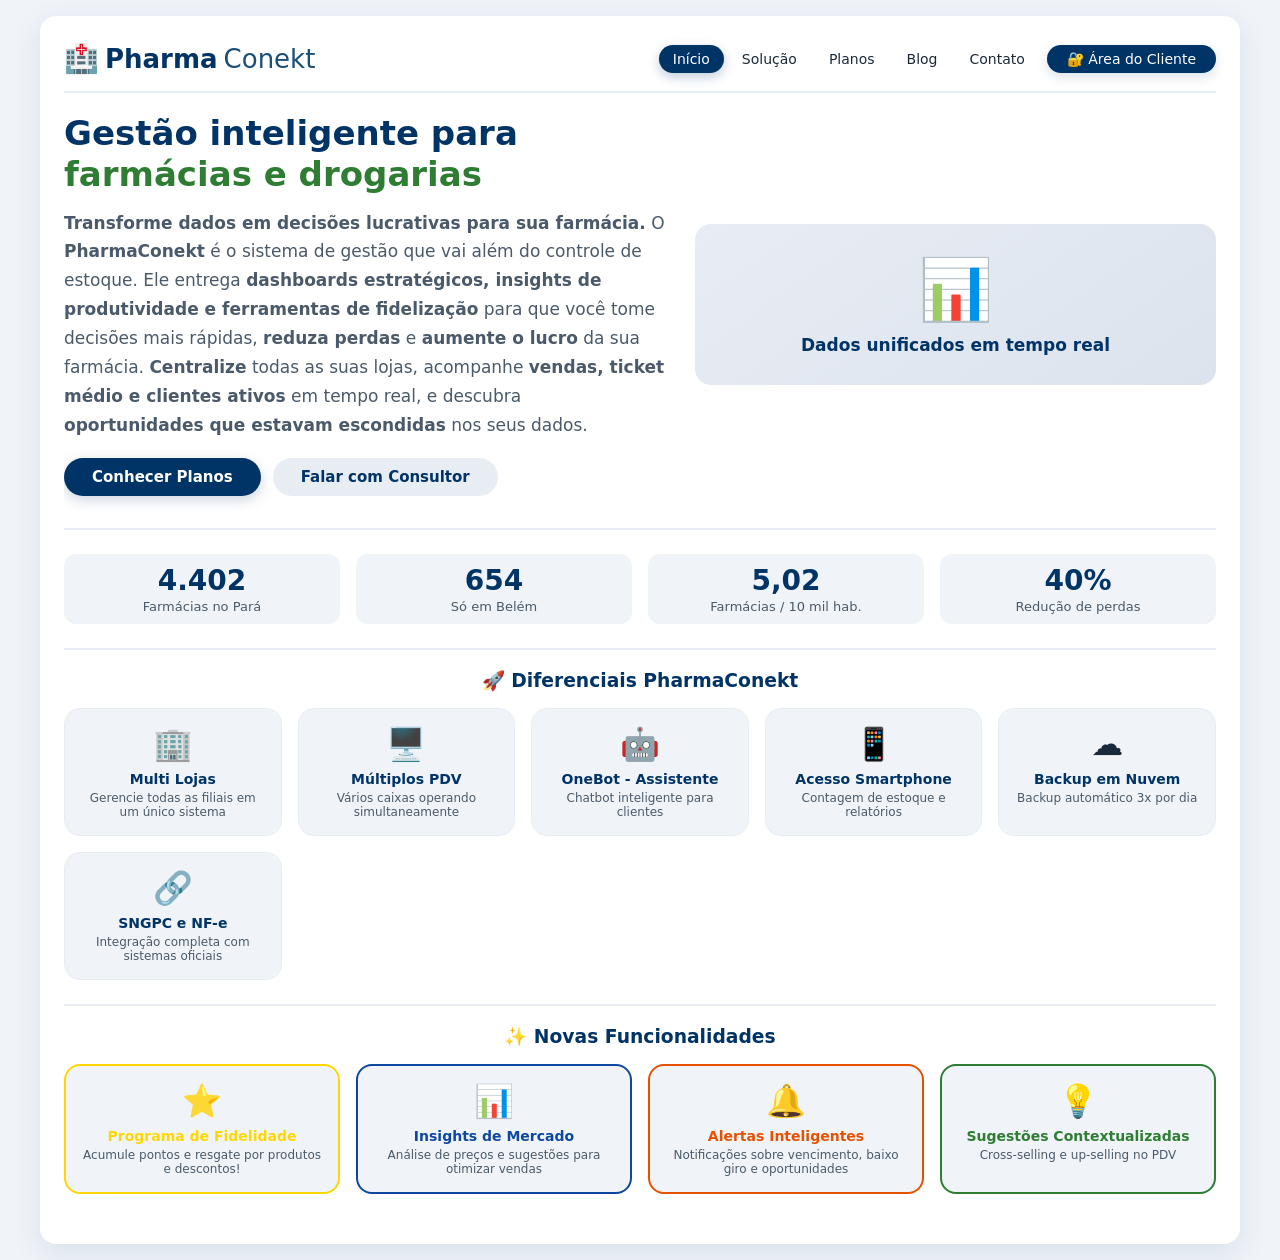
<file: index.html>
<!DOCTYPE html>
<html lang="pt-br">
<head>
    <meta charset="UTF-8" />
    <meta name="viewport" content="width=device-width, initial-scale=1.0" />
    <title>PharmaConekt - Gestão Inteligente para Farmácias</title>
    <style>
        /* ===== RESET E VARIÁVEIS ===== */
        * {
            margin: 0;
            padding: 0;
            box-sizing: border-box;
            font-family: 'Segoe UI', system-ui, -apple-system, sans-serif;
        }

        :root {
            --primary: #003366;
            --primary-light: #1a4f7a;
            --primary-dark: #002244;
            --secondary: #2e7d32;
            --accent: #f5a623;
            --bg-light: #f0f4f9;
            --bg-white: #ffffff;
            --text-dark: #1a2a3a;
            --text-muted: #4a5a6a;
            --shadow: 0 8px 30px rgba(0, 51, 102, 0.10);
            --radius: 16px;
            --transition: 0.25s ease;
            --whatsapp: #25D366;
            --anydesk: #E6232D;
            --telefone: #1a73e8;
            --gold: #FFD700;
            --silver: #C0C0C0;
            --bronze: #CD7F32;
            --diamond: #B9F2FF;
        }

        body {
            background: #f0f4f9;
            color: var(--text-dark);
            padding: 16px;
            min-height: 100vh;
            display: flex;
            align-items: center;
            justify-content: center;
            overflow-x: hidden;
        }

        .container {
            max-width: 1200px;
            width: 100%;
            background: var(--bg-white);
            border-radius: var(--radius);
            box-shadow: var(--shadow);
            padding: 20px 24px 28px;
            transition: var(--transition);
            overflow-x: hidden;
        }

        /* ===== CABEÇALHO ===== */
        header {
            display: flex;
            justify-content: space-between;
            align-items: center;
            padding: 6px 0 16px 0;
            border-bottom: 2px solid #e8edf4;
            flex-wrap: wrap;
            gap: 10px;
        }

        .logo {
            font-size: 26px;
            font-weight: 700;
            color: var(--primary);
            text-decoration: none;
            display: flex;
            align-items: center;
            gap: 6px;
            flex-shrink: 0;
            cursor: pointer;
        }

        .logo span {
            font-weight: 300;
            color: var(--primary-light);
        }

        .logo-icon {
            font-size: 28px;
        }

        nav {
            display: flex;
            flex-wrap: wrap;
            align-items: center;
            gap: 4px;
        }

        nav a {
            text-decoration: none;
            color: var(--text-dark);
            padding: 6px 14px;
            border-radius: 30px;
            font-weight: 500;
            font-size: 14px;
            transition: var(--transition);
            cursor: pointer;
            white-space: nowrap;
        }

        nav a:hover {
            background: #e8edf4;
            color: var(--primary);
        }

        nav a.active {
            background: var(--primary);
            color: #fff;
            box-shadow: 0 4px 12px rgba(0, 51, 102, 0.25);
        }

        nav a.btn-login {
            background: var(--primary);
            color: #fff;
            padding: 6px 20px;
            margin-left: 4px;
            box-shadow: 0 4px 12px rgba(0, 51, 102, 0.15);
        }

        nav a.btn-login:hover {
            background: var(--primary-dark);
            transform: translateY(-2px);
        }

        /* ===== TAB-CONTENT ===== */
        .tab-content {
            display: none;
            padding: 20px 0 6px 0;
            animation: fadeUp 0.3s ease;
            overflow-x: hidden;
        }

        .tab-content.active {
            display: block;
        }

        @keyframes fadeUp {
            0% { opacity: 0; transform: translateY(10px); }
            100% { opacity: 1; transform: translateY(0); }
        }

        /* ===== TÍTULOS ===== */
        .page-title {
            font-size: 28px;
            color: var(--primary);
            margin-bottom: 6px;
            font-weight: 700;
            word-break: break-word;
        }

        .page-subtitle {
            font-size: 17px;
            color: var(--text-muted);
            margin-bottom: 20px;
            line-height: 1.6;
        }

        .highlight {
            color: var(--secondary);
            font-weight: 600;
        }

        /* ===== BOTÕES ===== */
        .btn-primary, .btn-secondary, .btn-success, .btn-danger, .btn-outline,
        .btn-whatsapp, .btn-anydesk, .btn-telefone, .btn-gold, .btn-diamond {
            display: inline-block;
            padding: 10px 28px;
            border-radius: 40px;
            font-weight: 600;
            font-size: 15px;
            text-decoration: none;
            border: none;
            cursor: pointer;
            transition: var(--transition);
            text-align: center;
        }

        .btn-primary {
            background: var(--primary);
            color: #fff;
            box-shadow: 0 4px 14px rgba(0, 51, 102, 0.20);
        }

        .btn-primary:hover {
            background: var(--primary-dark);
            transform: translateY(-2px);
        }

        .btn-secondary {
            background: #e8edf4;
            color: var(--primary);
        }

        .btn-secondary:hover {
            background: #d5dde8;
            transform: translateY(-2px);
        }

        .btn-success {
            background: var(--secondary);
            color: #fff;
            box-shadow: 0 4px 14px rgba(46, 125, 50, 0.25);
        }

        .btn-success:hover {
            background: #1b5e20;
            transform: translateY(-2px);
        }

        .btn-danger {
            background: #c62828;
            color: #fff;
        }

        .btn-danger:hover {
            background: #b71c1c;
            transform: translateY(-2px);
        }

        .btn-gold {
            background: var(--gold);
            color: #333;
            box-shadow: 0 4px 14px rgba(255, 215, 0, 0.3);
        }

        .btn-gold:hover {
            background: #e6c200;
            transform: translateY(-2px);
        }

        .btn-diamond {
            background: var(--diamond);
            color: #003366;
            box-shadow: 0 4px 14px rgba(185, 242, 255, 0.3);
        }

        .btn-diamond:hover {
            background: #9ee8ff;
            transform: translateY(-2px);
        }

        .btn-outline {
            background: transparent;
            border: 2px solid var(--primary);
            color: var(--primary);
        }

        .btn-outline:hover {
            background: var(--primary);
            color: #fff;
        }

        .btn-whatsapp {
            background: var(--whatsapp);
            color: #fff;
            box-shadow: 0 4px 14px rgba(37, 211, 102, 0.3);
        }

        .btn-whatsapp:hover {
            background: #1da851;
            transform: translateY(-2px);
        }

        .btn-anydesk {
            background: var(--anydesk);
            color: #fff;
            box-shadow: 0 4px 14px rgba(230, 35, 45, 0.3);
        }

        .btn-anydesk:hover {
            background: #c41f2a;
            transform: translateY(-2px);
        }

        .btn-telefone {
            background: var(--telefone);
            color: #fff;
            box-shadow: 0 4px 14px rgba(26, 115, 232, 0.3);
        }

        .btn-telefone:hover {
            background: #1557b0;
            transform: translateY(-2px);
        }

        .btn-sm {
            padding: 4px 16px;
            font-size: 12px;
            border-radius: 30px;
        }

        .btn-lg {
            padding: 12px 36px;
            font-size: 18px;
            border-radius: 40px;
        }

        .btn-logout {
            background: #c62828;
            color: #fff;
            padding: 6px 16px;
            border-radius: 30px;
            border: none;
            font-weight: 600;
            font-size: 13px;
            cursor: pointer;
            transition: var(--transition);
        }

        .btn-logout:hover {
            background: #b71c1c;
            transform: translateY(-2px);
        }

        .btn-block {
            width: 100%;
        }

        /* ===== CARDS ===== */
        .card-grid {
            display: grid;
            grid-template-columns: repeat(auto-fit, minmax(200px, 1fr));
            gap: 16px;
            margin: 16px 0;
        }

        .card-grid-3 {
            display: grid;
            grid-template-columns: repeat(auto-fit, minmax(180px, 1fr));
            gap: 12px;
            margin: 12px 0;
        }

        .card-stat {
            background: var(--bg-light);
            padding: 16px 14px;
            border-radius: var(--radius);
            text-align: center;
            transition: var(--transition);
        }

        .card-stat:hover {
            transform: translateY(-4px);
            box-shadow: var(--shadow);
        }

        .card-stat .number {
            font-size: 28px;
            font-weight: 700;
            color: var(--primary);
        }

        .card-stat .label {
            font-size: 13px;
            color: var(--text-muted);
            margin-top: 4px;
        }

        .card-stat .trend-up { color: var(--secondary); }
        .card-stat .trend-down { color: #c62828; }

        /* ===== TABELAS ===== */
        .table-wrapper {
            overflow-x: auto;
            margin: 16px 0;
            border-radius: var(--radius);
            border: 1px solid #e8edf4;
        }

        table {
            width: 100%;
            border-collapse: collapse;
            font-size: 14px;
            min-width: 600px;
        }

        table th {
            background: var(--primary);
            color: #fff;
            padding: 10px 14px;
            text-align: left;
            font-weight: 600;
        }

        table td {
            padding: 10px 14px;
            border-bottom: 1px solid #e8edf4;
            vertical-align: middle;
        }

        table tr:hover td {
            background: #f8fafc;
        }

        .status-badge {
            display: inline-block;
            padding: 2px 12px;
            border-radius: 20px;
            font-size: 12px;
            font-weight: 600;
        }

        .status-badge.success { background: #e8f5e9; color: #2e7d32; }
        .status-badge.warning { background: #fff3e0; color: #e65100; }
        .status-badge.danger { background: #ffebee; color: #c62828; }
        .status-badge.info { background: #e3f2fd; color: #0d47a1; }

        .loyalty-badge {
            display: inline-block;
            padding: 2px 10px;
            border-radius: 20px;
            font-size: 11px;
            font-weight: 700;
        }

        .loyalty-badge.bronze { background: #CD7F32; color: #fff; }
        .loyalty-badge.silver { background: #C0C0C0; color: #333; }
        .loyalty-badge.gold { background: #FFD700; color: #333; }
        .loyalty-badge.diamond { background: #B9F2FF; color: #003366; }

        /* ===== CATEGORY BADGE ===== */
        .cat-badge {
            display: inline-block;
            padding: 2px 10px;
            border-radius: 20px;
            font-size: 11px;
            font-weight: 600;
        }

        .cat-mips { background: #e3f2fd; color: #0d47a1; }
        .cat-red { background: #ffebee; color: #c62828; }
        .cat-black { background: #212121; color: #fff; }
        .cat-hygiene { background: #e8f5e9; color: #2e7d32; }
        .cat-perfume { background: #fce4ec; color: #880e4f; }
        .cat-supplement { background: #fff3e0; color: #e65100; }
        .cat-baby { background: #e0f7fa; color: #00695c; }
        .cat-firstaid { background: #f3e5f5; color: #4a148c; }
        .cat-convenience { background: #f5f5f5; color: #424242; }

        /* ===== ALERT BANNER ===== */
        .alert-banner {
            background: #fff3e0;
            border-left: 4px solid #e65100;
            padding: 12px 16px;
            border-radius: 8px;
            margin: 8px 0;
            display: flex;
            align-items: center;
            gap: 12px;
            flex-wrap: wrap;
        }

        .alert-banner.warning {
            background: #ffebee;
            border-left-color: #c62828;
        }

        .alert-banner.success {
            background: #e8f5e9;
            border-left-color: #2e7d32;
        }

        .alert-banner .alert-icon {
            font-size: 24px;
        }

        .alert-banner .alert-text {
            flex: 1;
            font-size: 14px;
        }

        .alert-banner .alert-text strong {
            color: var(--text-dark);
        }

        /* ===== PÁGINA INÍCIO (SITE INSTITUCIONAL) ===== */
        .hero {
            display: flex;
            flex-wrap: wrap;
            gap: 30px;
            align-items: center;
        }

        .hero-text {
            flex: 1 1 280px;
        }

        .hero-text h1 {
            font-size: 34px;
            color: var(--primary);
            line-height: 1.2;
            margin-bottom: 14px;
        }

        .hero-text h1 strong {
            color: var(--secondary);
        }

        .hero-text p {
            font-size: 17px;
            line-height: 1.7;
            color: var(--text-muted);
            margin-bottom: 18px;
        }

        .hero-text .cta-group {
            display: flex;
            flex-wrap: wrap;
            gap: 12px;
        }

        .hero-image {
            flex: 1 1 200px;
            background: linear-gradient(145deg, #e8edf4, #dce3ed);
            border-radius: var(--radius);
            padding: 30px 16px;
            text-align: center;
            font-size: 60px;
            min-height: 150px;
            display: flex;
            flex-direction: column;
            align-items: center;
            justify-content: center;
        }

        .hero-image span {
            font-size: 17px;
            color: var(--primary);
            font-weight: 600;
            margin-top: 10px;
        }

        .stats-grid {
            display: grid;
            grid-template-columns: repeat(auto-fit, minmax(120px, 1fr));
            gap: 16px;
            margin-top: 32px;
            padding-top: 24px;
            border-top: 2px solid #e8edf4;
        }

        .stat-card {
            text-align: center;
            padding: 10px 6px;
            background: var(--bg-light);
            border-radius: 12px;
            transition: var(--transition);
        }

        .stat-card .number {
            font-size: 28px;
            font-weight: 700;
            color: var(--primary);
        }

        .stat-card .label {
            font-size: 13px;
            color: var(--text-muted);
            margin-top: 2px;
        }

        /* ===== PÁGINA SOLUÇÃO ===== */
        .solution-grid {
            display: grid;
            grid-template-columns: repeat(auto-fit, minmax(220px, 1fr));
            gap: 20px;
            margin: 16px 0;
        }

        .solution-card {
            background: var(--bg-light);
            padding: 20px 18px;
            border-radius: var(--radius);
            border-left: 5px solid var(--primary);
            transition: var(--transition);
        }

        .solution-card:hover {
            transform: translateY(-4px);
            box-shadow: var(--shadow);
        }

        .solution-card .icon {
            font-size: 28px;
            display: block;
            margin-bottom: 8px;
        }

        .solution-card h3 {
            color: var(--primary);
            font-size: 17px;
            margin-bottom: 6px;
        }

        .solution-card p {
            color: var(--text-muted);
            line-height: 1.6;
            font-size: 14px;
        }

        .solution-features {
            background: var(--bg-light);
            border-radius: var(--radius);
            padding: 16px 20px;
            margin-top: 16px;
            display: flex;
            flex-wrap: wrap;
            gap: 12px 24px;
        }

        .solution-features span {
            font-size: 14px;
            color: var(--text-dark);
        }

        .solution-features strong {
            color: var(--primary);
        }

        /* ===== PÁGINA PLANOS ===== */
        .plans-grid {
            display: grid;
            grid-template-columns: repeat(auto-fit, minmax(200px, 1fr));
            gap: 20px;
            margin: 20px 0;
        }

        .plan-card {
            background: var(--bg-light);
            border-radius: var(--radius);
            padding: 22px 16px;
            text-align: center;
            border: 1px solid #e8edf4;
            transition: var(--transition);
            position: relative;
        }

        .plan-card:hover {
            transform: translateY(-4px);
            box-shadow: var(--shadow);
        }

        .plan-card.popular {
            border: 2px solid var(--primary);
            background: #f5f8fc;
        }

        .plan-card .badge {
            position: absolute;
            top: -10px;
            right: 16px;
            background: var(--accent);
            color: #fff;
            font-size: 11px;
            font-weight: 700;
            padding: 3px 14px;
            border-radius: 20px;
            text-transform: uppercase;
        }

        .plan-card .name {
            font-size: 18px;
            font-weight: 700;
            color: var(--primary);
        }

        .plan-card .price {
            font-size: 28px;
            font-weight: 700;
            color: var(--text-dark);
            margin: 10px 0;
        }

        .plan-card .price small {
            font-size: 13px;
            font-weight: 400;
            color: var(--text-muted);
        }

        .plan-card ul {
            list-style: none;
            text-align: left;
            margin: 14px 0 18px;
            padding: 0;
        }

        .plan-card ul li {
            padding: 6px 0;
            border-bottom: 1px solid #e8edf4;
            font-size: 13px;
            display: flex;
            align-items: center;
            gap: 6px;
        }

        .plan-card ul li .check {
            color: var(--secondary);
            font-weight: 700;
        }

        .plan-card ul li .cross {
            color: #b0b8c0;
        }

        .plan-card .btn-plan {
            width: 100%;
            padding: 10px;
            border-radius: 40px;
            border: none;
            font-weight: 600;
            cursor: pointer;
            transition: var(--transition);
            font-size: 14px;
        }

        .plan-card .btn-plan.primary {
            background: var(--primary);
            color: #fff;
        }

        .plan-card .btn-plan.primary:hover {
            background: var(--primary-dark);
        }

        .plan-card .btn-plan.outline {
            background: transparent;
            border: 2px solid var(--primary);
            color: var(--primary);
        }

        .plan-card .btn-plan.outline:hover {
            background: var(--primary);
            color: #fff;
        }

        /* ===== PÁGINA BLOG ===== */
        .blog-grid {
            display: grid;
            grid-template-columns: repeat(auto-fit, minmax(200px, 1fr));
            gap: 20px;
            margin: 16px 0;
        }

        .blog-card {
            background: var(--bg-light);
            border-radius: var(--radius);
            padding: 18px 16px;
            border-bottom: 4px solid var(--primary);
            transition: var(--transition);
        }

        .blog-card:hover {
            transform: translateY(-4px);
            box-shadow: var(--shadow);
        }

        .blog-card .tag {
            font-size: 11px;
            background: var(--primary);
            color: #fff;
            padding: 2px 12px;
            border-radius: 20px;
            display: inline-block;
            margin-bottom: 8px;
        }

        .blog-card h3 {
            color: var(--primary);
            font-size: 17px;
            margin-bottom: 6px;
        }

        .blog-card p {
            color: var(--text-muted);
            font-size: 14px;
            line-height: 1.6;
        }

        .blog-card .date {
            color: #8a9aaa;
            font-size: 12px;
            margin-top: 10px;
            display: block;
        }

        .blog-cta {
            text-align: center;
            margin-top: 16px;
        }

        /* ===== PÁGINA CONTATO ===== */
        .contact-wrapper {
            display: flex;
            flex-wrap: wrap;
            gap: 30px;
        }

        .contact-info {
            flex: 1 1 220px;
        }

        .contact-info h3 {
            color: var(--primary);
            font-size: 20px;
            margin-bottom: 10px;
        }

        .contact-info p {
            color: var(--text-muted);
            line-height: 1.7;
        }

        .contact-details {
            list-style: none;
            padding: 0;
            margin: 16px 0;
        }

        .contact-details li {
            padding: 6px 0;
            border-bottom: 1px solid #e8edf4;
            line-height: 1.6;
            font-size: 14px;
        }

        .contact-details li strong {
            color: var(--text-dark);
        }

        .support-channels {
            display: flex;
            flex-wrap: wrap;
            gap: 10px;
            margin: 12px 0;
        }

        .support-channels a {
            display: flex;
            align-items: center;
            gap: 8px;
            padding: 8px 16px;
            border-radius: 30px;
            text-decoration: none;
            font-weight: 600;
            font-size: 14px;
            transition: var(--transition);
        }

        .support-channels a:hover {
            transform: scale(1.05);
        }

        .support-channels .wa {
            background: #25D366;
            color: #fff;
        }

        .support-channels .phone {
            background: #1a73e8;
            color: #fff;
        }

        .support-channels .anydesk {
            background: #E6232D;
            color: #fff;
        }

        .social-links {
            margin-top: 16px;
            display: flex;
            flex-wrap: wrap;
            gap: 10px;
        }

        .social-links a {
            text-decoration: none;
            color: var(--primary);
            font-weight: 500;
            padding: 4px 12px;
            background: #e8edf4;
            border-radius: 30px;
            font-size: 14px;
            transition: var(--transition);
        }

        .social-links a:hover {
            background: var(--primary);
            color: #fff;
        }

        .contact-form {
            flex: 1 1 280px;
            background: var(--bg-light);
            padding: 22px 20px;
            border-radius: var(--radius);
            max-width: 100%;
        }

        .contact-form h3 {
            color: var(--primary);
            font-size: 20px;
            margin-bottom: 16px;
        }

        .form-row {
            display: flex;
            flex-wrap: wrap;
            gap: 14px;
            margin-bottom: 14px;
        }

        .form-group {
            flex: 1 1 140px;
            display: flex;
            flex-direction: column;
            min-width: 120px;
        }

        .form-group label {
            font-weight: 600;
            font-size: 13px;
            margin-bottom: 4px;
            color: var(--text-dark);
        }

        .form-group label .required {
            color: #c62828;
        }

        .form-group input,
        .form-group select,
        .form-group textarea {
            padding: 9px 12px;
            border: 2px solid #d5dde8;
            border-radius: 10px;
            font-size: 14px;
            transition: var(--transition);
            background: #fff;
            width: 100%;
        }

        .form-group input:focus,
        .form-group select:focus,
        .form-group textarea:focus {
            border-color: var(--primary);
            outline: none;
            box-shadow: 0 0 0 4px rgba(0, 51, 102, 0.10);
        }

        .form-note {
            background: #e8edf4;
            padding: 12px 14px;
            border-radius: 10px;
            margin: 14px 0;
            font-size: 13px;
            color: var(--text-muted);
            border-left: 4px solid var(--primary);
        }

        .form-note strong {
            color: var(--text-dark);
        }

        .btn-submit {
            background: var(--secondary);
            color: #fff;
            border: none;
            padding: 12px;
            border-radius: 40px;
            font-weight: 700;
            font-size: 15px;
            cursor: pointer;
            width: 100%;
            transition: var(--transition);
        }

        .btn-submit:hover {
            background: #1b5e20;
            transform: translateY(-2px);
        }

        /* ===== ÁREA DO CLIENTE ===== */
        .client-header {
            display: flex;
            justify-content: space-between;
            align-items: center;
            flex-wrap: wrap;
            gap: 12px;
            margin-bottom: 16px;
            padding-bottom: 12px;
            border-bottom: 2px solid #e8edf4;
        }

        .client-header .user-info {
            display: flex;
            align-items: center;
            gap: 12px;
        }

        .client-header .user-info .avatar {
            width: 40px;
            height: 40px;
            border-radius: 50%;
            background: var(--primary);
            color: #fff;
            display: flex;
            align-items: center;
            justify-content: center;
            font-weight: 700;
            font-size: 18px;
        }

        .client-header .user-info .name {
            font-weight: 600;
            font-size: 16px;
        }

        .client-header .user-info .role {
            font-size: 13px;
            color: var(--text-muted);
        }

        .client-header .user-info .role-badge {
            display: inline-block;
            padding: 2px 12px;
            border-radius: 20px;
            font-size: 11px;
            font-weight: 700;
            text-transform: uppercase;
        }

        .role-badge.owner {
            background: #003366;
            color: #fff;
        }

        .role-badge.pharmacist {
            background: #2e7d32;
            color: #fff;
        }

        .role-badge.seller {
            background: #f5a623;
            color: #fff;
        }

        .client-nav {
            display: flex;
            flex-wrap: wrap;
            gap: 4px;
            margin-bottom: 16px;
            padding-bottom: 12px;
            border-bottom: 2px solid #e8edf4;
        }

        .client-nav a {
            text-decoration: none;
            color: var(--text-dark);
            padding: 6px 16px;
            border-radius: 30px;
            font-weight: 500;
            font-size: 13px;
            transition: var(--transition);
            cursor: pointer;
        }

        .client-nav a:hover {
            background: #e8edf4;
            color: var(--primary);
        }

        .client-nav a.active-client {
            background: var(--primary);
            color: #fff;
        }

        .client-nav a.disabled {
            opacity: 0.4;
            cursor: not-allowed;
            pointer-events: none;
        }

        .client-nav a .lock-icon {
            font-size: 11px;
            margin-left: 4px;
        }

        .client-nav a .new-badge {
            background: #c62828;
            color: #fff;
            font-size: 9px;
            padding: 1px 6px;
            border-radius: 10px;
            margin-left: 4px;
            vertical-align: super;
        }

        .client-nav a .hot-badge {
            background: #e65100;
            color: #fff;
            font-size: 9px;
            padding: 1px 6px;
            border-radius: 10px;
            margin-left: 4px;
            vertical-align: super;
            animation: pulse 1s infinite;
        }

        @keyframes pulse {
            0% { opacity: 1; }
            50% { opacity: 0.5; }
            100% { opacity: 1; }
        }

        /* ===== MODAIS ===== */
        .modal-overlay {
            display: none;
            position: fixed;
            top: 0;
            left: 0;
            width: 100%;
            height: 100%;
            background: rgba(0, 0, 0, 0.6);
            backdrop-filter: blur(4px);
            z-index: 9999;
            align-items: center;
            justify-content: center;
            padding: 20px;
        }

        .modal-overlay.active {
            display: flex;
        }

        .modal-login, .modal-pdv, .modal-receita, .modal-pagamento,
        .modal-comprovante, .modal-cadastro, .modal-transferencia,
        .modal-fidelidade, .modal-insights {
            background: var(--bg-white);
            border-radius: var(--radius);
            max-width: 480px;
            width: 100%;
            padding: 28px 30px;
            box-shadow: 0 20px 60px rgba(0, 0, 0, 0.3);
            animation: modalIn 0.3s ease;
            max-height: 90vh;
            overflow-y: auto;
            position: relative;
        }

        .modal-pdv { max-width: 900px; }
        .modal-fidelidade { max-width: 700px; }
        .modal-insights { max-width: 700px; }

        @keyframes modalIn {
            0% { opacity: 0; transform: scale(0.95) translateY(20px); }
            100% { opacity: 1; transform: scale(1) translateY(0); }
        }

        .close-modal {
            position: sticky;
            top: 0;
            float: right;
            font-size: 24px;
            cursor: pointer;
            color: #8a9aaa;
            transition: var(--transition);
            background: none;
            border: none;
            z-index: 10;
        }

        .close-modal:hover {
            color: var(--text-dark);
        }

        /* ===== PDV ===== */
        .pdv-layout {
            display: grid;
            grid-template-columns: 1fr 1fr;
            gap: 24px;
        }

        .pdv-left {
            display: flex;
            flex-direction: column;
            gap: 16px;
        }

        .pdv-right {
            background: var(--bg-light);
            border-radius: var(--radius);
            padding: 18px;
            display: flex;
            flex-direction: column;
            gap: 12px;
            max-height: 500px;
        }

        .pdv-search-group {
            display: flex;
            gap: 8px;
            flex-wrap: wrap;
        }

        .pdv-search-group input {
            flex: 1;
            padding: 10px 14px;
            border: 2px solid #d5dde8;
            border-radius: 10px;
            font-size: 14px;
            min-width: 120px;
        }

        .pdv-search-group input:focus {
            border-color: var(--primary);
            outline: none;
        }

        .pdv-search-group .btn-search {
            padding: 10px 20px;
            border: none;
            border-radius: 10px;
            background: var(--primary);
            color: #fff;
            font-weight: 600;
            cursor: pointer;
            transition: var(--transition);
        }

        .pdv-search-group .btn-search:hover {
            background: var(--primary-dark);
        }

        .pdv-product-info {
            background: #e8edf4;
            border-radius: var(--radius);
            padding: 14px 16px;
            display: none;
        }

        .pdv-product-info.show {
            display: block;
        }

        .pdv-product-info .product-name {
            font-size: 18px;
            font-weight: 700;
            color: var(--primary);
        }

        .pdv-product-info .product-details {
            display: grid;
            grid-template-columns: 1fr 1fr;
            gap: 4px 16px;
            margin-top: 6px;
            font-size: 14px;
        }

        .pdv-product-info .product-details span {
            color: var(--text-muted);
        }

        .pdv-product-info .product-details strong {
            color: var(--text-dark);
        }

        /* SUGESTÕES CONTEXTUALIZADAS - NOVA */
        .pdv-suggestions {
            background: #e3f2fd;
            border-radius: 8px;
            padding: 12px;
            margin-top: 8px;
            border-left: 4px solid var(--primary);
        }

        .pdv-suggestions h5 {
            color: var(--primary);
            font-size: 13px;
            margin-bottom: 4px;
        }

        .pdv-suggestions .suggestion-item {
            display: inline-block;
            background: #fff;
            padding: 2px 12px;
            border-radius: 12px;
            margin: 2px 4px 2px 0;
            font-size: 12px;
            cursor: pointer;
            border: 1px solid #d5dde8;
            transition: var(--transition);
        }

        .pdv-suggestions .suggestion-item:hover {
            background: var(--primary);
            color: #fff;
            border-color: var(--primary);
        }

        .pdv-product-info .btn-add-cart {
            margin-top: 10px;
            padding: 8px 24px;
            border: none;
            border-radius: 30px;
            background: var(--secondary);
            color: #fff;
            font-weight: 600;
            cursor: pointer;
            transition: var(--transition);
        }

        .pdv-product-info .btn-add-cart:hover {
            background: #1b5e20;
            transform: translateY(-2px);
        }

        .pdv-cart-header {
            display: flex;
            justify-content: space-between;
            align-items: center;
            font-weight: 700;
            color: var(--primary);
            border-bottom: 2px solid #d5dde8;
            padding-bottom: 8px;
        }

        .pdv-cart-items {
            flex: 1;
            overflow-y: auto;
            max-height: 200px;
        }

        .pdv-cart-item {
            display: flex;
            justify-content: space-between;
            align-items: center;
            padding: 6px 0;
            border-bottom: 1px solid #e8edf4;
            font-size: 13px;
        }

        .pdv-cart-item .item-qtd {
            display: flex;
            align-items: center;
            gap: 6px;
        }

        .pdv-cart-item .item-qtd button {
            width: 22px;
            height: 22px;
            border: 1px solid #d5dde8;
            border-radius: 50%;
            background: #fff;
            cursor: pointer;
            font-weight: 700;
            transition: var(--transition);
        }

        .pdv-cart-item .item-qtd button:hover {
            background: var(--primary);
            color: #fff;
            border-color: var(--primary);
        }

        .pdv-cart-item .item-remove {
            color: #c62828;
            cursor: pointer;
            font-weight: 700;
            background: none;
            border: none;
            font-size: 16px;
        }

        .pdv-cart-total {
            border-top: 2px solid #d5dde8;
            padding-top: 10px;
            display: flex;
            justify-content: space-between;
            font-size: 18px;
            font-weight: 700;
            color: var(--primary);
        }

        .pdv-cart-actions {
            display: flex;
            gap: 8px;
            flex-wrap: wrap;
            margin-top: 8px;
        }

        .pdv-cart-actions button {
            flex: 1;
            padding: 10px;
            border: none;
            border-radius: 10px;
            font-weight: 600;
            cursor: pointer;
            transition: var(--transition);
            min-width: 80px;
        }

        .pdv-cart-actions .btn-finalize {
            background: var(--secondary);
            color: #fff;
        }

        .pdv-cart-actions .btn-finalize:hover {
            background: #1b5e20;
        }

        .pdv-cart-actions .btn-clear {
            background: #c62828;
            color: #fff;
        }

        .pdv-cart-actions .btn-clear:hover {
            background: #b71c1c;
        }

        .pdv-cart-actions .btn-customer {
            background: var(--primary);
            color: #fff;
        }

        .pdv-cart-actions .btn-customer:hover {
            background: var(--primary-dark);
        }

        .pdv-highlight {
            background: var(--accent) !important;
            color: var(--text-dark) !important;
            font-weight: 700 !important;
        }

        .pdv-highlight:hover {
            background: #e69500 !important;
            transform: translateY(-2px);
        }

        /* ===== LOJA FÍSICA ===== */
        .loja-grid {
            display: grid;
            grid-template-columns: repeat(auto-fit, minmax(250px, 1fr));
            gap: 16px;
            margin: 16px 0;
        }

        .loja-category {
            background: var(--bg-light);
            border-radius: var(--radius);
            padding: 16px;
            border-left: 5px solid var(--primary);
            transition: var(--transition);
        }

        .loja-category:hover {
            transform: translateY(-4px);
            box-shadow: var(--shadow);
        }

        .loja-category .cat-header {
            display: flex;
            justify-content: space-between;
            align-items: center;
            margin-bottom: 8px;
        }

        .loja-category .cat-header h4 {
            color: var(--primary);
            font-size: 16px;
        }

        .loja-category .cat-header .count {
            background: var(--primary);
            color: #fff;
            padding: 2px 10px;
            border-radius: 20px;
            font-size: 12px;
        }

        .loja-category .cat-products {
            font-size: 13px;
            color: var(--text-muted);
            display: -webkit-box;
            -webkit-line-clamp: 3;
            -webkit-box-orient: vertical;
            overflow: hidden;
        }

        .loja-category .cat-products span {
            display: inline-block;
            background: #fff;
            padding: 2px 8px;
            border-radius: 12px;
            margin: 2px 4px 2px 0;
            font-size: 12px;
        }

        /* ===== FEATURES ===== */
        .feature-grid {
            display: grid;
            grid-template-columns: repeat(auto-fit, minmax(200px, 1fr));
            gap: 16px;
            margin: 16px 0;
        }

        .feature-card {
            background: var(--bg-light);
            border-radius: var(--radius);
            padding: 16px;
            text-align: center;
            transition: var(--transition);
            border: 1px solid #e8edf4;
        }

        .feature-card:hover {
            transform: translateY(-4px);
            box-shadow: var(--shadow);
        }

        .feature-card .icon {
            font-size: 32px;
            display: block;
            margin-bottom: 8px;
        }

        .feature-card h4 {
            color: var(--primary);
            font-size: 14px;
            margin-bottom: 4px;
        }

        .feature-card p {
            font-size: 12px;
            color: var(--text-muted);
        }

        /* ===== MULTI LOJA ===== */
        .loja-card {
            background: var(--bg-light);
            border-radius: var(--radius);
            padding: 16px;
            border-left: 5px solid var(--primary);
            transition: var(--transition);
        }

        .loja-card:hover {
            transform: translateY(-4px);
            box-shadow: var(--shadow);
        }

        .loja-card .loja-header {
            display: flex;
            justify-content: space-between;
            align-items: center;
            margin-bottom: 8px;
        }

        .loja-card .loja-header h4 {
            color: var(--primary);
            font-size: 16px;
        }

        .loja-card .loja-stats {
            font-size: 13px;
            color: var(--text-muted);
            line-height: 1.8;
        }

        .loja-card .loja-stats strong {
            color: var(--text-dark);
        }

        .loja-card .loja-actions {
            display: flex;
            gap: 8px;
            flex-wrap: wrap;
            margin-top: 10px;
        }

        /* ===== CAIXAS ===== */
        .caixa-card {
            background: var(--bg-light);
            border-radius: var(--radius);
            padding: 14px 16px;
            border-left: 5px solid var(--secondary);
            transition: var(--transition);
        }

        .caixa-card:hover {
            transform: translateY(-4px);
            box-shadow: var(--shadow);
        }

        .caixa-card .caixa-header {
            display: flex;
            justify-content: space-between;
            align-items: center;
        }

        .caixa-card .caixa-header h4 {
            color: var(--primary);
            font-size: 15px;
        }

        .caixa-card .caixa-info {
            font-size: 13px;
            color: var(--text-muted);
            line-height: 1.6;
            margin-top: 4px;
        }

        .caixa-card .caixa-actions {
            display: flex;
            gap: 8px;
            flex-wrap: wrap;
            margin-top: 8px;
        }

        /* ===== RESPONSIVO ===== */
        @media (max-width: 1024px) {
            .container {
                padding: 16px 18px 24px;
            }
            .hero-text h1 {
                font-size: 30px;
            }
            .pdv-layout {
                grid-template-columns: 1fr;
            }
        }

        @media (max-width: 768px) {
            body {
                padding: 10px;
            }
            .container {
                padding: 14px 14px 20px;
                border-radius: 12px;
            }
            header {
                flex-direction: column;
                align-items: stretch;
                text-align: center;
            }
            nav {
                justify-content: center;
            }
            nav a {
                font-size: 13px;
                padding: 5px 12px;
            }
            .hero {
                flex-direction: column;
                text-align: center;
            }
            .hero-text .cta-group {
                justify-content: center;
            }
            .hero-text h1 {
                font-size: 26px;
            }
            .page-title {
                font-size: 24px;
            }
            .stats-grid {
                grid-template-columns: repeat(2, 1fr);
                gap: 12px;
            }
            .solution-grid {
                grid-template-columns: 1fr;
            }
            .plans-grid {
                grid-template-columns: 1fr;
                max-width: 360px;
                margin-left: auto;
                margin-right: auto;
            }
            .blog-grid {
                grid-template-columns: 1fr;
                max-width: 360px;
                margin-left: auto;
                margin-right: auto;
            }
            .contact-wrapper {
                flex-direction: column;
            }
            .contact-form {
                max-width: 100%;
            }
            .form-row {
                flex-direction: column;
                gap: 12px;
            }
            .form-group {
                min-width: 100%;
            }
            .client-header {
                flex-direction: column;
                align-items: stretch;
                text-align: center;
            }
            .client-nav {
                justify-content: center;
            }
            .card-grid {
                grid-template-columns: 1fr 1fr;
            }
            .modal-login {
                padding: 24px 18px;
            }
            .modal-login .profile-selector {
                grid-template-columns: 1fr;
            }
            .modal-pdv {
                padding: 20px 16px;
            }
            .pdv-layout {
                grid-template-columns: 1fr;
                gap: 16px;
            }
            .pdv-right {
                max-height: 300px;
            }
            .pdv-cart-items {
                max-height: 120px;
            }
            .modal-receita,
            .modal-pagamento,
            .modal-comprovante,
            .modal-cadastro,
            .modal-transferencia {
                padding: 20px 16px;
            }
            .loja-grid {
                grid-template-columns: 1fr 1fr;
            }
            .feature-grid {
                grid-template-columns: 1fr 1fr;
            }
            .modal-fidelidade,
            .modal-insights {
                padding: 20px 16px;
            }
        }

        @media (max-width: 480px) {
            .container {
                padding: 10px 10px 16px;
            }
            .logo {
                font-size: 22px;
                justify-content: center;
            }
            nav a {
                font-size: 12px;
                padding: 4px 10px;
            }
            nav a.btn-login {
                padding: 4px 14px;
            }
            .hero-text h1 {
                font-size: 22px;
            }
            .hero-text p {
                font-size: 15px;
            }
            .hero-image {
                font-size: 44px;
                min-height: 120px;
                padding: 20px 12px;
            }
            .hero-image span {
                font-size: 14px;
            }
            .page-title {
                font-size: 20px;
            }
            .page-subtitle {
                font-size: 15px;
            }
            .stat-card .number {
                font-size: 22px;
            }
            .plan-card .price {
                font-size: 24px;
            }
            .btn-primary,
            .btn-secondary,
            .btn-success {
                padding: 8px 20px;
                font-size: 14px;
            }
            .card-grid {
                grid-template-columns: 1fr;
            }
            .client-nav a {
                font-size: 12px;
                padding: 4px 10px;
            }
            .modal-login {
                padding: 20px 14px;
            }
            .modal-pdv {
                padding: 16px 12px;
            }
            .pdv-search-group input {
                font-size: 13px;
            }
            .pdv-product-info .product-details {
                grid-template-columns: 1fr;
            }
            .loja-grid {
                grid-template-columns: 1fr;
            }
            .feature-grid {
                grid-template-columns: 1fr;
            }
            .modal-fidelidade,
            .modal-insights {
                padding: 16px 12px;
            }
        }
    </style>
</head>
<body>

<!-- ===== MODAL DE LOGIN ===== -->
<div class="modal-overlay" id="loginModal">
    <div class="modal-login">
        <button class="close-modal" id="closeLoginModal">&times;</button>
        <div class="logo-modal">🏥 Pharma<span>Conekt</span></div>
        <div class="subtitle-modal">Acesse sua conta para gerenciar sua farmácia</div>
        <form id="loginForm">
            <div class="form-group-modal">
                <label>E-mail</label>
                <input type="email" id="loginEmail" placeholder="seu@email.com" required>
            </div>
            <div class="form-group-modal">
                <label>Senha</label>
                <input type="password" id="loginPassword" placeholder="••••••••" required>
            </div>
            <div style="font-size:13px; color:var(--text-muted); margin-bottom:8px; text-align:center;">
                <strong>Selecione seu perfil:</strong>
            </div>
            <div class="profile-selector">
                <div class="profile-option" data-profile="owner">
                    <span class="emoji">👑</span> Dono
                </div>
                <div class="profile-option" data-profile="pharmacist">
                    <span class="emoji">💊</span> Farmacêutico
                </div>
                <div class="profile-option" data-profile="seller">
                    <span class="emoji">🛒</span> Vendedor
                </div>
            </div>
            <button type="submit" class="btn-login-modal">Entrar</button>
        </form>
        <div class="login-help" style="text-align:center; margin-top:16px; font-size:13px; color:var(--text-muted);">
            <p style="font-size:12px; color:#8a9aaa; margin-top:8px;">
                🔑 <strong>Dica:</strong> Para testar, use qualquer e-mail e senha "123456"
            </p>
        </div>
    </div>
</div>

<!-- ===== MODAL PDV ===== -->
<div class="modal-overlay" id="pdvModal">
    <div class="modal-pdv">
        <button class="close-modal" id="closePdvModal">&times;</button>
        <div class="pdv-title" style="font-size:20px; font-weight:700; color:var(--primary);">🛒 Ponto de Venda (PDV)</div>
        <div class="pdv-subtitle" id="pdvCaixaInfo" style="font-size:13px; color:var(--text-muted); margin-bottom:12px;">
            Caixa: <span id="pdvCaixaNome">CAIXA-01</span> | Operador: <span id="pdvOperador">João Silva</span>
        </div>

        <div class="pdv-layout">
            <div class="pdv-left">
                <div class="pdv-search-group">
                    <input type="text" id="pdvSearchInput" placeholder="🔍 Código, nome ou lote...">
                    <button class="btn-search" id="pdvSearchBtn">Buscar</button>
                </div>

                <div class="pdv-product-info" id="pdvProductInfo">
                    <div class="product-name" id="pdvProductName">Paracetamol 500mg</div>
                    <div class="product-details">
                        <span><strong>Código:</strong> <span id="pdvProductCode">12345</span></span>
                        <span><strong>Preço:</strong> <span id="pdvProductPrice">R$ 8,50</span></span>
                        <span><strong>Estoque:</strong> <span id="pdvProductStock">52</span></span>
                        <span><strong>Controlado:</strong> <span id="pdvProductControlled">❌ Não</span></span>
                        <span style="grid-column: span 2;"><strong>Categoria:</strong> <span id="pdvProductCategory">MIPs</span></span>
                        <span style="grid-column: span 2;"><strong>Similar:</strong> <span id="pdvProductSimilar">Paracetamol Genérico - R$ 5,90</span></span>
                    </div>

                    <!-- SUGESTÕES CONTEXTUALIZADAS - NOVA FUNCIONALIDADE -->
                    <div class="pdv-suggestions" id="pdvSuggestions">
                        <h5>💡 Sugestões para aumentar suas vendas:</h5>
                        <div id="pdvSuggestionItems">
                            <span class="suggestion-item" onclick="addSuggestionToCart('Dipirona 1g', 12.90)">➕ Dipirona 1g - R$ 12,90</span>
                            <span class="suggestion-item" onclick="addSuggestionToCart('Ibuprofeno 600mg', 15.50)">➕ Ibuprofeno 600mg - R$ 15,50</span>
                            <span class="suggestion-item" onclick="addSuggestionToCart('Vitamina C 1g', 8.90)">➕ Vitamina C 1g - R$ 8,90</span>
                        </div>
                    </div>

                    <button class="btn-add-cart" id="pdvAddToCart">➕ Adicionar ao Carrinho</button>
                    <button class="btn-secondary btn-sm" id="pdvShowBula" style="margin-left:8px;">📄 Ver Bula</button>
                </div>

                <div style="background:#ffebee; border-radius:8px; padding:12px; display:none; color:#c62828; font-weight:500;" id="pdvErrorMessage">
                    ⚠️ <span id="pdvErrorText">Produto não encontrado!</span>
                </div>

                <div style="background:#e8f5e9; border-radius:8px; padding:12px; display:none; color:#2e7d32; font-weight:500;" id="pdvSuccessMessage">
                    ✅ <span id="pdvSuccessText">Produto adicionado ao carrinho!</span>
                </div>

                <div style="background:var(--bg-light); border-radius:var(--radius); padding:14px 16px;">
                    <div style="display:flex; gap:8px; flex-wrap:wrap; align-items:center;">
                        <span style="font-weight:600;">👤 Cliente:</span>
                        <input type="text" id="pdvCustomer" placeholder="Nome do cliente (opcional)" style="flex:1; padding:6px 12px; border:2px solid #d5dde8; border-radius:8px; font-size:13px; min-width:100px;">
                        <select id="pdvConvenio" style="padding:6px 12px; border:2px solid #d5dde8; border-radius:8px; font-size:13px;">
                            <option value="">Sem convênio</option>
                            <option value="Unimed">Unimed</option>
                            <option value="Amil">Amil</option>
                            <option value="Bradesco Saúde">Bradesco Saúde</option>
                            <option value="SulAmérica">SulAmérica</option>
                            <option value="Farmácia Popular">Farmácia Popular</option>
                        </select>
                    </div>
                </div>
            </div>

            <div class="pdv-right">
                <div class="pdv-cart-header">
                    <span>🛒 Carrinho</span>
                    <span id="pdvCartCount">0 itens</span>
                </div>

                <div class="pdv-cart-items" id="pdvCartItems">
                    <div style="color:var(--text-muted); text-align:center; padding:20px 0; font-size:14px;">
                        Carrinho vazio<br>
                        <span style="font-size:12px;">Adicione produtos para iniciar a venda</span>
                    </div>
                </div>

                <!-- NOVO: Exibição de pontos e desconto -->
                <div style="display:flex; gap:4px; flex-wrap:wrap; font-size:12px; color:var(--text-muted); padding:4px 0;">
                    <span>⭐ Pontos: <strong id="pdvPointsEarned">0</strong></span>
                    <span style="margin-left:auto;">🏷️ Desconto: <span id="pdvDiscountDisplay">0%</span></span>
                </div>

                <div class="pdv-cart-total">
                    <span>Total:</span>
                    <span id="pdvCartTotal">R$ 0,00</span>
                </div>

                <div class="pdv-cart-actions">
                    <button class="btn-customer" id="pdvApplyDiscount">🏷️ Desconto</button>
                    <button class="btn-finalize" id="pdvFinalizeSale">✅ Finalizar</button>
                    <button class="btn-clear" id="pdvClearCart">🗑️ Limpar</button>
                </div>
            </div>
        </div>
    </div>
</div>

<!-- ===== MODAL RECEITA ===== -->
<div class="modal-overlay" id="receitaModal">
    <div class="modal-receita">
        <button class="close-modal" id="closeReceitaModal">&times;</button>
        <h3>📋 Validação de Receita</h3>
        <p style="color:var(--text-muted); font-size:14px; margin-bottom:16px;">
            Este produto é controlado. Por favor, informe os dados da receita médica.
        </p>
        <div class="form-group">
            <label>CRM do Médico <span style="color:#c62828;">*</span></label>
            <input type="text" id="receitaCRM" placeholder="Ex: CRM-PA 12345">
        </div>
        <div class="form-group">
            <label>Data da Receita <span style="color:#c62828;">*</span></label>
            <input type="date" id="receitaData">
        </div>
        <div class="form-group">
            <label>Assinatura do Médico <span style="color:#c62828;">*</span></label>
            <input type="text" id="receitaAssinatura" placeholder="Nome completo do médico">
        </div>
        <button class="btn-receita-confirm" id="receitaConfirm" style="width:100%; padding:12px; border:none; border-radius:30px; background:var(--secondary); color:#fff; font-weight:700; font-size:16px; cursor:pointer; transition:var(--transition);">✅ Validar e Continuar</button>
        <button class="btn-receita-cancel" id="receitaCancel" style="width:100%; padding:10px; border:2px solid #d5dde8; border-radius:30px; background:transparent; color:var(--text-dark); font-weight:600; cursor:pointer; transition:var(--transition); margin-top:8px;">✖️ Cancelar</button>
    </div>
</div>

<!-- ===== MODAL PAGAMENTO ===== -->
<div class="modal-overlay" id="pagamentoModal">
    <div class="modal-pagamento">
        <button class="close-modal" id="closePagamentoModal">&times;</button>
        <h3>💳 Finalizar Pagamento</h3>
        <div class="total-pagar" id="pagamentoTotal" style="font-size:28px; font-weight:700; color:var(--primary); text-align:center; margin:12px 0;">R$ 0,00</div>
        <div class="form-group">
            <label>Forma de Pagamento <span style="color:#c62828;">*</span></label>
            <select id="pagamentoForma">
                <option value="Dinheiro">💰 Dinheiro</option>
                <option value="Cartão Débito">💳 Cartão Débito</option>
                <option value="Cartão Crédito">💳 Cartão Crédito</option>
                <option value="PIX">📱 PIX</option>
                <option value="Convênio">🏥 Convênio</option>
                <option value="Transferência">🏦 Transferência</option>
                <option value="Crediário">📋 Crediário</option>
            </select>
        </div>
        <div class="form-group">
            <label>Valor Pago</label>
            <input type="number" id="pagamentoValorPago" step="0.01" placeholder="Digite o valor...">
        </div>
        <div class="form-group" id="pagamentoTrocoGroup" style="display:none;">
            <label>Troco</label>
            <input type="text" id="pagamentoTroco" readonly style="background:#f0f4f9;">
        </div>
        <button class="btn-pagamento-confirm" id="pagamentoConfirm" style="width:100%; padding:12px; border:none; border-radius:30px; background:var(--secondary); color:#fff; font-weight:700; font-size:16px; cursor:pointer; transition:var(--transition);">✅ Confirmar Pagamento</button>
        <button class="btn-pagamento-cancel" id="pagamentoCancel" style="width:100%; padding:10px; border:2px solid #d5dde8; border-radius:30px; background:transparent; color:var(--text-dark); font-weight:600; cursor:pointer; transition:var(--transition); margin-top:8px;">✖️ Cancelar</button>
    </div>
</div>

<!-- ===== MODAL COMPROVANTE ===== -->
<div class="modal-overlay" id="comprovanteModal">
    <div class="modal-comprovante">
        <button class="close-modal" id="closeComprovanteModal">&times;</button>
        <div style="font-size:60px; color:var(--secondary); text-align:center; margin-bottom:8px;">✅</div>
        <h3 style="text-align:center;">Venda Finalizada com Sucesso!</h3>
        <p style="color:var(--text-muted); text-align:center; font-size:14px;">O comprovante foi gerado e o estoque foi atualizado.</p>
        <div class="comprovante-info" id="comprovanteInfo" style="background:var(--bg-light); padding:12px 16px; border-radius:8px; margin:12px 0; font-size:13px; line-height:1.8;">
            <div><strong>Nº do Pedido:</strong> <span id="compPedido">#PDV-2026-001</span></div>
            <div><strong>Data/Hora:</strong> <span id="compData">10/06/2026 14:35</span></div>
            <div><strong>Cliente:</strong> <span id="compCliente">Não informado</span></div>
            <div><strong>Itens:</strong> <span id="compItens">2 produtos</span></div>
            <div><strong>Total:</strong> <span id="compTotal">R$ 17,00</span></div>
            <div><strong>Pagamento:</strong> <span id="compPagamento">Dinheiro</span></div>
            <!-- NOVO: Pontos ganhos no comprovante -->
            <div><strong>⭐ Pontos Ganhos:</strong> <span id="compPoints">0</span></div>
            <div><strong>Farmacêutico:</strong> <span id="compFarmaceutico">Dra. Maria Oliveira</span></div>
            <div><strong>Caixa:</strong> <span id="compCaixa">CAIXA-01</span></div>
            <div><strong>Loja:</strong> <span id="compLoja">Farmácia ABC - Matriz</span></div>
        </div>
        <div style="display:flex; gap:8px; justify-content:center; flex-wrap:wrap;">
            <button class="btn-comprovante-print" id="compPrint" style="padding:10px 30px; border:2px solid var(--primary); border-radius:30px; background:transparent; color:var(--primary); font-weight:600; cursor:pointer; transition:var(--transition);">🖨️ Imprimir</button>
            <button class="btn-comprovante-close" id="compClose" style="padding:10px 30px; border:none; border-radius:30px; background:var(--primary); color:#fff; font-weight:600; cursor:pointer; transition:var(--transition);">✅ Concluir</button>
        </div>
    </div>
</div>

<!-- ===== MODAL TRANSFERÊNCIA ===== -->
<div class="modal-overlay" id="transferenciaModal">
    <div class="modal-transferencia">
        <button class="close-modal" id="closeTransferenciaModal">&times;</button>
        <h3>🔄 Transferência entre Lojas</h3>
        <div class="subtitle" style="color:var(--text-muted); font-size:14px; margin-bottom:12px;">Transfira produtos entre filiais da rede</div>
        <div class="form-group">
            <label>Produto <span style="color:#c62828;">*</span></label>
            <select id="transfProduto">
                <option value="">Selecione um produto</option>
            </select>
        </div>
        <div class="form-group">
            <label>Loja de Origem <span style="color:#c62828;">*</span></label>
            <select id="transfOrigem">
                <option value="">Selecione a origem</option>
            </select>
        </div>
        <div class="form-group">
            <label>Loja de Destino <span style="color:#c62828;">*</span></label>
            <select id="transfDestino">
                <option value="">Selecione o destino</option>
            </select>
        </div>
        <div class="form-group">
            <label>Quantidade <span style="color:#c62828;">*</span></label>
            <input type="number" id="transfQuantidade" placeholder="Digite a quantidade" min="1">
        </div>
        <div class="form-group">
            <label>Motivo</label>
            <input type="text" id="transfMotivo" placeholder="Ex: Reposição de estoque">
        </div>
        <button class="btn-transferencia-confirm" id="transfConfirm" style="width:100%; padding:12px; border:none; border-radius:30px; background:var(--secondary); color:#fff; font-weight:700; font-size:16px; cursor:pointer; transition:var(--transition);">✅ Confirmar Transferência</button>
        <button class="btn-transferencia-cancel" id="transfCancel" style="width:100%; padding:10px; border:2px solid #d5dde8; border-radius:30px; background:transparent; color:var(--text-dark); font-weight:600; cursor:pointer; transition:var(--transition); margin-top:8px;">✖️ Cancelar</button>
    </div>
</div>

<!-- ===== MODAL FIDELIDADE (NOVA) ===== -->
<div class="modal-overlay" id="fidelidadeModal">
    <div class="modal-fidelidade">
        <button class="close-modal" id="closeFidelidadeModal">&times;</button>
        <h3>⭐ Programa de Fidelidade</h3>
        <p style="color:var(--text-muted); font-size:14px; margin-bottom:16px;">
            Acumule pontos a cada compra e troque por produtos ou descontos!
        </p>
        <div style="display:grid; grid-template-columns:1fr 1fr; gap:12px; margin-bottom:16px;">
            <div style="background:var(--bg-light); border-radius:12px; padding:16px; text-align:center;">
                <div style="font-size:24px;">⭐</div>
                <div style="font-size:24px; font-weight:700; color:var(--primary);" id="fidelidadePontos">0</div>
                <div style="font-size:12px; color:var(--text-muted);">Pontos Acumulados</div>
            </div>
            <div style="background:var(--bg-light); border-radius:12px; padding:16px; text-align:center;">
                <div style="font-size:24px;">👑</div>
                <div style="font-size:24px; font-weight:700; color:var(--primary);" id="fidelidadeNivel">Bronze</div>
                <div style="font-size:12px; color:var(--text-muted);">Nível Atual</div>
            </div>
        </div>
        <h4 style="color:var(--primary); margin-bottom:8px;">🎁 Resgatar Pontos</h4>
        <div class="table-wrapper">
            <table>
                <thead><tr><th>Produto</th><th>Pontos</th><th>Ação</th></tr></thead>
                <tbody>
                    <tr><td>🎁 Desconto de R$ 10</td><td>100 pts</td><td><button class="btn-gold btn-sm" onclick="resgatarPontos('Desconto R$ 10', 100)">Resgatar</button></td></tr>
                    <tr><td>🎁 Desconto de R$ 25</td><td>250 pts</td><td><button class="btn-gold btn-sm" onclick="resgatarPontos('Desconto R$ 25', 250)">Resgatar</button></td></tr>
                    <tr><td>🎁 Produto Grátis (até R$ 30)</td><td>300 pts</td><td><button class="btn-diamond btn-sm" onclick="resgatarPontos('Produto Grátis', 300)">Resgatar</button></td></tr>
                </tbody>
            </table>
        </div>
        <h4 style="color:var(--primary); margin:16px 0 8px;">📊 Histórico de Pontos</h4>
        <div class="table-wrapper">
            <table>
                <thead><tr><th>Data</th><th>Descrição</th><th>Pontos</th></tr></thead>
                <tbody id="fidelidadeHistorico">
                    <tr><td>10/06/2026</td><td>Compra #PDV-001</td><td>+25</td></tr>
                    <tr><td>08/06/2026</td><td>Compra #PDV-002</td><td>+15</td></tr>
                </tbody>
            </table>
        </div>
    </div>
</div>

<!-- ===== MODAL INSIGHTS (NOVA) ===== -->
<div class="modal-overlay" id="insightsModal">
    <div class="modal-insights">
        <button class="close-modal" id="closeInsightsModal">&times;</button>
        <h3>📊 Insights e Métricas</h3>
        <p style="color:var(--text-muted); font-size:14px; margin-bottom:16px;">
            Análise de mercado e recomendações para otimizar sua farmácia.
        </p>
        <div style="display:grid; grid-template-columns:1fr 1fr; gap:12px; margin-bottom:16px;">
            <div style="background:#e3f2fd; border-radius:12px; padding:16px;">
                <div style="font-size:12px; color:var(--text-muted);">Preço Médio do Mercado</div>
                <div style="font-size:20px; font-weight:700; color:var(--primary);" id="insightPrecoMercado">R$ 9,50</div>
                <div style="font-size:11px; color:var(--text-muted);">⬆️ +2% vs mês anterior</div>
            </div>
            <div style="background:#e8f5e9; border-radius:12px; padding:16px;">
                <div style="font-size:12px; color:var(--text-muted);">Preço Sugerido</div>
                <div style="font-size:20px; font-weight:700; color:var(--secondary);" id="insightPrecoSugerido">R$ 8,90</div>
                <div style="font-size:11px; color:var(--secondary);">📈 Estratégia: Competitivo</div>
            </div>
            <div style="background:#fff3e0; border-radius:12px; padding:16px;">
                <div style="font-size:12px; color:var(--text-muted);">Produtos com Baixo Giro</div>
                <div style="font-size:20px; font-weight:700; color:#e65100;" id="insightBaixoGiro">3</div>
                <div style="font-size:11px; color:var(--text-muted);">⚠️ Recomendação: Promoção</div>
            </div>
            <div style="background:#f3e5f5; border-radius:12px; padding:16px;">
                <div style="font-size:12px; color:var(--text-muted);">Previsão de Vendas</div>
                <div style="font-size:20px; font-weight:700; color:#4a148c;" id="insightPrevisao">R$ 2.450</div>
                <div style="font-size:11px; color:var(--text-muted);">📅 Próximos 30 dias</div>
            </div>
        </div>
        <h4 style="color:var(--primary); margin-bottom:8px;">📈 Top 5 Produtos - Sugestão de Preço</h4>
        <div class="table-wrapper">
            <table>
                <thead><tr><th>Produto</th><th>Seu Preço</th><th>Mercado</th><th>Sugestão</th><th>Ação</th></tr></thead>
                <tbody>
                    <tr>
                        <td>Paracetamol 500mg</td>
                        <td>R$ 8,50</td>
                        <td>R$ 9,20</td>
                        <td style="color:var(--secondary);">R$ 8,90</td>
                        <td><button class="btn-success btn-sm" onclick="alert('✅ Preço atualizado para R$ 8,90')">Aplicar</button></td>
                    </tr>
                    <tr>
                        <td>Dipirona 1g</td>
                        <td>R$ 12,90</td>
                        <td>R$ 13,50</td>
                        <td style="color:var(--secondary);">R$ 13,20</td>
                        <td><button class="btn-success btn-sm" onclick="alert('✅ Preço atualizado para R$ 13,20')">Aplicar</button></td>
                    </tr>
                    <tr>
                        <td>Ibuprofeno 600mg</td>
                        <td>R$ 15,50</td>
                        <td>R$ 16,80</td>
                        <td style="color:var(--secondary);">R$ 16,20</td>
                        <td><button class="btn-success btn-sm" onclick="alert('✅ Preço atualizado para R$ 16,20')">Aplicar</button></td>
                    </tr>
                </tbody>
            </table>
        </div>
    </div>
</div>

<!-- ===== MODAIS CADASTRO ===== -->
<div class="modal-overlay" id="cadastroProdutoModal">
    <div class="modal-cadastro">
        <button class="close-modal" id="closeCadProdutoModal">&times;</button>
        <h3>📦 Cadastrar Produto</h3>
        <div class="subtitle" style="color:var(--text-muted); font-size:14px; margin-bottom:12px;">Adicione um novo produto ao estoque</div>
        <div class="form-group">
            <label>Nome do Produto <span style="color:#c62828;">*</span></label>
            <input type="text" id="cadProdNome" placeholder="Ex: Dipirona 1g">
        </div>
        <div class="form-group">
            <label>Código de Barras <span style="color:#c62828;">*</span></label>
            <input type="text" id="cadProdCodigo" placeholder="Ex: 7891234567890">
        </div>
        <div class="form-group">
            <label>Categoria <span style="color:#c62828;">*</span></label>
            <select id="cadProdCategoria">
                <option value="MIPs">MIPs</option>
                <option value="Tarja Vermelha">Tarja Vermelha</option>
                <option value="Tarja Preta">Tarja Preta</option>
                <option value="Higiene e Beleza">Higiene e Beleza</option>
                <option value="Perfumaria">Perfumaria</option>
                <option value="Suplementos e Vitaminas">Suplementos e Vitaminas</option>
                <option value="Produtos para Bebês">Produtos para Bebês</option>
                <option value="Curativos e Primeiros Socorros">Curativos e Primeiros Socorros</option>
                <option value="Conveniência">Conveniência</option>
            </select>
        </div>
        <div class="form-group">
            <label>Preço (R$) <span style="color:#c62828;">*</span></label>
            <input type="number" id="cadProdPreco" step="0.01" placeholder="0.00">
        </div>
        <div class="form-group">
            <label>Estoque Inicial <span style="color:#c62828;">*</span></label>
            <input type="number" id="cadProdEstoque" placeholder="0">
        </div>
        <div class="form-group">
            <label>Lote</label>
            <input type="text" id="cadProdLote" placeholder="Ex: L2026001">
        </div>
        <div class="form-group">
            <label>Produto Controlado?</label>
            <select id="cadProdControlado">
                <option value="false">❌ Não</option>
                <option value="true">✅ Sim</option>
            </select>
        </div>
        <button class="btn-cadastro-confirm" id="cadProdConfirm" style="width:100%; padding:12px; border:none; border-radius:30px; background:var(--secondary); color:#fff; font-weight:700; font-size:16px; cursor:pointer; transition:var(--transition);">✅ Cadastrar Produto</button>
        <button class="btn-cadastro-cancel" id="cadProdCancel" style="width:100%; padding:10px; border:2px solid #d5dde8; border-radius:30px; background:transparent; color:var(--text-dark); font-weight:600; cursor:pointer; transition:var(--transition); margin-top:8px;">✖️ Cancelar</button>
    </div>
</div>

<div class="modal-overlay" id="cadastroClienteModal">
    <div class="modal-cadastro">
        <button class="close-modal" id="closeCadClienteModal">&times;</button>
        <h3>👤 Cadastrar Cliente</h3>
        <div class="subtitle" style="color:var(--text-muted); font-size:14px; margin-bottom:12px;">Adicione um novo cliente ao sistema</div>
        <div class="form-group">
            <label>Nome Completo <span style="color:#c62828;">*</span></label>
            <input type="text" id="cadCliNome" placeholder="Ex: Maria Santos">
        </div>
        <div class="form-group">
            <label>CPF <span style="color:#c62828;">*</span></label>
            <input type="text" id="cadCliCpf" placeholder="Ex: 123.456.789-00">
        </div>
        <div class="form-group">
            <label>Telefone <span style="color:#c62828;">*</span></label>
            <input type="text" id="cadCliTelefone" placeholder="Ex: (91) 99999-9999">
        </div>
        <div class="form-group">
            <label>E-mail</label>
            <input type="email" id="cadCliEmail" placeholder="Ex: cliente@email.com">
        </div>
        <button class="btn-cadastro-confirm" id="cadCliConfirm" style="width:100%; padding:12px; border:none; border-radius:30px; background:var(--secondary); color:#fff; font-weight:700; font-size:16px; cursor:pointer; transition:var(--transition);">✅ Cadastrar Cliente</button>
        <button class="btn-cadastro-cancel" id="cadCliCancel" style="width:100%; padding:10px; border:2px solid #d5dde8; border-radius:30px; background:transparent; color:var(--text-dark); font-weight:600; cursor:pointer; transition:var(--transition); margin-top:8px;">✖️ Cancelar</button>
    </div>
</div>

<div class="modal-overlay" id="cadastroFuncionarioModal">
    <div class="modal-cadastro">
        <button class="close-modal" id="closeCadFuncionarioModal">&times;</button>
        <h3>👔 Cadastrar Funcionário</h3>
        <div class="subtitle" style="color:var(--text-muted); font-size:14px; margin-bottom:12px;">Adicione um novo funcionário à equipe</div>
        <div class="form-group">
            <label>Nome Completo <span style="color:#c62828;">*</span></label>
            <input type="text" id="cadFuncNome" placeholder="Ex: João Silva">
        </div>
        <div class="form-group">
            <label>CPF <span style="color:#c62828;">*</span></label>
            <input type="text" id="cadFuncCpf" placeholder="Ex: 123.456.789-00">
        </div>
        <div class="form-group">
            <label>Cargo <span style="color:#c62828;">*</span></label>
            <select id="cadFuncCargo">
                <option value="Farmacêutico">Farmacêutico</option>
                <option value="Vendedor">Vendedor</option>
                <option value="Auxiliar de Farmácia">Auxiliar de Farmácia</option>
                <option value="Gerente">Gerente</option>
                <option value="Caixa">Caixa</option>
                <option value="Entregador">Entregador</option>
            </select>
        </div>
        <div class="form-group">
            <label>E-mail <span style="color:#c62828;">*</span></label>
            <input type="email" id="cadFuncEmail" placeholder="Ex: funcionario@farmacia.com">
        </div>
        <div class="form-group">
            <label>Telefone <span style="color:#c62828;">*</span></label>
            <input type="text" id="cadFuncTelefone" placeholder="Ex: (91) 99999-9999">
        </div>
        <div class="form-group">
            <label>Perfil no Sistema</label>
            <select id="cadFuncPerfil">
                <option value="owner">👑 Dono</option>
                <option value="pharmacist" selected>💊 Farmacêutico</option>
                <option value="seller">🛒 Vendedor</option>
            </select>
        </div>
        <button class="btn-cadastro-confirm" id="cadFuncConfirm" style="width:100%; padding:12px; border:none; border-radius:30px; background:var(--secondary); color:#fff; font-weight:700; font-size:16px; cursor:pointer; transition:var(--transition);">✅ Cadastrar Funcionário</button>
        <button class="btn-cadastro-cancel" id="cadFuncCancel" style="width:100%; padding:10px; border:2px solid #d5dde8; border-radius:30px; background:transparent; color:var(--text-dark); font-weight:600; cursor:pointer; transition:var(--transition); margin-top:8px;">✖️ Cancelar</button>
    </div>
</div>

<!-- ===== CONTEÚDO PRINCIPAL ===== -->
<div class="container">
    <!-- ===== CABEÇALHO ===== -->
    <header>
        <a href="#" class="logo" data-tab="inicio">
            <span class="logo-icon">🏥</span> Pharma<span>Conekt</span>
        </a>
        <nav id="mainNav">
            <a class="active" data-tab="inicio">Início</a>
            <a data-tab="solucao">Solução</a>
            <a data-tab="planos">Planos</a>
            <a data-tab="blog">Blog</a>
            <a data-tab="contato">Contato</a>
            <a class="btn-login" id="openLoginBtn">🔐 Área do Cliente</a>
        </nav>
    </header>

    <!-- ========================================================== -->
    <!-- ===== INÍCIO (SITE INSTITUCIONAL) - MANTIDO ORIGINAL ===== -->
    <section id="inicio" class="tab-content active">
        <div class="hero">
            <div class="hero-text">
                <h1>Gestão inteligente para <strong>farmácias e drogarias</strong></h1>
                <p>
                    <strong>Transforme dados em decisões lucrativas para sua farmácia.</strong>

O <strong>PharmaConekt</strong> é o sistema de gestão que vai além do controle de estoque. Ele entrega <strong>dashboards estratégicos, insights de produtividade e ferramentas de fidelização</strong> para que você tome decisões mais rápidas, <strong>reduza perdas</strong> e <strong>aumente o lucro</strong> da sua farmácia. <strong>Centralize</strong> todas as suas lojas, acompanhe <strong>vendas, ticket médio e clientes ativos</strong> em tempo real, e descubra <strong>oportunidades que estavam escondidas</strong> nos seus dados.
                </p>
                <div class="cta-group">
                    <a href="#" class="btn-primary" data-tab="planos">Conhecer Planos</a>
                    <a href="#" class="btn-secondary" data-tab="contato">Falar com Consultor</a>
                </div>
            </div>
            <div class="hero-image">
                📊
                <span>Dados unificados em tempo real</span>
            </div>
        </div>

        <div class="stats-grid">
            <div class="stat-card">
                <div class="number">4.402</div>
                <div class="label">Farmácias no Pará</div>
            </div>
            <div class="stat-card">
                <div class="number">654</div>
                <div class="label">Só em Belém</div>
            </div>
            <div class="stat-card">
                <div class="number">5,02</div>
                <div class="label">Farmácias / 10 mil hab.</div>
            </div>
            <div class="stat-card">
                <div class="number">40%</div>
                <div class="label">Redução de perdas</div>
            </div>
        </div>

        <!-- Diferenciais - MANTIDO ORIGINAL -->
        <div style="margin-top:24px; padding-top:20px; border-top:2px solid #e8edf4;">
            <h3 style="color:var(--primary); text-align:center; margin-bottom:12px;">🚀 Diferenciais PharmaConekt</h3>
            <div class="feature-grid">
                <div class="feature-card">
                    <span class="icon">🏢</span>
                    <h4>Multi Lojas</h4>
                    <p>Gerencie todas as filiais em um único sistema</p>
                </div>
                <div class="feature-card">
                    <span class="icon">🖥️</span>
                    <h4>Múltiplos PDV</h4>
                    <p>Vários caixas operando simultaneamente</p>
                </div>
                <div class="feature-card">
                    <span class="icon">🤖</span>
                    <h4>OneBot - Assistente</h4>
                    <p>Chatbot inteligente para clientes</p>
                </div>
                <div class="feature-card">
                    <span class="icon">📱</span>
                    <h4>Acesso Smartphone</h4>
                    <p>Contagem de estoque e relatórios</p>
                </div>
                <div class="feature-card">
                    <span class="icon">☁️</span>
                    <h4>Backup em Nuvem</h4>
                    <p>Backup automático 3x por dia</p>
                </div>
                <div class="feature-card">
                    <span class="icon">🔗</span>
                    <h4>SNGPC e NF-e</h4>
                    <p>Integração completa com sistemas oficiais</p>
                </div>
            </div>
        </div>

        <!-- NOVO: Seção de Destaque das Novas Funcionalidades na Página Início -->
        <div style="margin-top:24px; padding-top:20px; border-top:2px solid #e8edf4;">
            <h3 style="color:var(--primary); text-align:center; margin-bottom:12px;">✨ Novas Funcionalidades</h3>
            <div class="feature-grid">
                <div class="feature-card" style="border:2px solid var(--gold);">
                    <span class="icon">⭐</span>
                    <h4 style="color:var(--gold);">Programa de Fidelidade</h4>
                    <p>Acumule pontos e resgate por produtos e descontos!</p>
                </div>
                <div class="feature-card" style="border:2px solid #0d47a1;">
                    <span class="icon">📊</span>
                    <h4 style="color:#0d47a1;">Insights de Mercado</h4>
                    <p>Análise de preços e sugestões para otimizar vendas</p>
                </div>
                <div class="feature-card" style="border:2px solid #e65100;">
                    <span class="icon">🔔</span>
                    <h4 style="color:#e65100;">Alertas Inteligentes</h4>
                    <p>Notificações sobre vencimento, baixo giro e oportunidades</p>
                </div>
                <div class="feature-card" style="border:2px solid var(--secondary);">
                    <span class="icon">💡</span>
                    <h4 style="color:var(--secondary);">Sugestões Contextualizadas</h4>
                    <p>Cross-selling e up-selling no PDV</p>
                </div>
            </div>
        </div>
    </section>

    <!-- ===== SOLUÇÃO - MANTIDA ORIGINAL ===== -->
    <section id="solucao" class="tab-content">
        <h2 class="page-title">📌 O que o PharmaConekt resolve?</h2>
        <p class="page-subtitle">
            Uma ferramenta completa que <strong>facilita desde o operacional até o administrativo</strong>,
            promovendo mais <strong>organização, agilidade e segurança</strong> na gestão da sua farmácia.
        </p>

        <div class="solution-grid">
            <div class="solution-card">
                <span class="icon">🏢</span>
                <h3>Multi lojas com transferência</h3>
                <p>Gerencie <strong>todas as suas filiais</strong> de forma centralizada, com transferência de estoque e consulta em tempo real.</p>
            </div>
            <div class="solution-card">
                <span class="icon">🖥️</span>
                <h3>Múltiplos PDV</h3>
                <p>Suporte a <strong>vários caixas</strong> operando simultaneamente, cada um com seu próprio carrinho e fluxo de venda.</p>
            </div>
            <div class="solution-card">
                <span class="icon">📦</span>
                <h3>Entrada automática via XML</h3>
                <p>Receba mercadorias automaticamente via arquivo XML, <strong>sem digitação manual</strong>.</p>
            </div>
            <div class="solution-card">
                <span class="icon">💰</span>
                <h3>Gestão financeira completa</h3>
                <p>Controle total de <strong>contas a pagar</strong>, fluxo de caixa, DRE e lucro líquido detalhado.</p>
            </div>
            <div class="solution-card">
                <span class="icon">💊</span>
                <h3>SNGPC e Farmácia Popular</h3>
                <p>Integração com <strong>SNGPC</strong>, Farmácia Popular e PBMs para facilitar a gestão de medicamentos.</p>
            </div>
            <div class="solution-card">
                <span class="icon">🛵</span>
                <h3>Entregas e Comissões</h3>
                <p>Gerenciador de <strong>entregas em domicílio</strong> e controle de comissões de vendedores e entregadores.</p>
            </div>
        </div>

        <!-- NOVO: Cards das novas funcionalidades na página Solução -->
        <div style="display:grid; grid-template-columns:repeat(auto-fit, minmax(220px,1fr)); gap:20px; margin:16px 0;">
            <div class="solution-card" style="border-left-color: var(--gold);">
                <span class="icon">⭐</span>
                <h3>Programa de Fidelidade</h3>
                <p>Acumule pontos a cada compra, resgate por produtos ou descontos. Níveis: Bronze, Prata, Ouro, Diamante.</p>
            </div>
            <div class="solution-card" style="border-left-color: #0d47a1;">
                <span class="icon">📊</span>
                <h3>Análise de Mercado</h3>
                <p>Otimize preços com comparação de mercado, sugestão de preço competitivo e métricas de crescimento.</p>
            </div>
            <div class="solution-card" style="border-left-color: #e65100;">
                <span class="icon">🔔</span>
                <h3>Alertas Inteligentes</h3>
                <p>Receba notificações sobre produtos próximos ao vencimento, baixo giro e ruptura de estoque.</p>
            </div>
            <div class="solution-card" style="border-left-color: var(--secondary);">
                <span class="icon">💡</span>
                <h3>Sugestões Contextualizadas</h3>
                <p>Cross-selling e up-selling baseado no carrinho do cliente. "Quem comprou X também comprou Y".</p>
            </div>
        </div>

        <div class="solution-features">
            <span><strong>📌 Público-alvo:</strong> Farmácias independentes e micro-redes (até 5 lojas)</span>
            <span><strong>📍 Foco:</strong> Região Metropolitana de Belém (Marco / Batista Campos)</span>
            <span><strong>⚡ Latência:</strong> Dados sincronizados em <strong>menos de 5 segundos</strong></span>
            <span><strong>☁️ Backup:</strong> Automático 3x ao dia</span>
        </div>

        <!-- Suporte - MANTIDO ORIGINAL -->
        <div style="background:var(--bg-light); border-radius:var(--radius); padding:16px 20px; margin-top:20px;">
            <h4 style="color:var(--primary); margin-bottom:8px;">📞 Suporte PharmaConekt</h4>
            <div style="display:flex; flex-wrap:wrap; gap:12px;">
                <a href="#" class="btn-whatsapp btn-sm" onclick="alert('📱 Suporte via WhatsApp: (91) 99999-9999')">📱 WhatsApp</a>
                <a href="#" class="btn-telefone btn-sm" onclick="alert('📞 Suporte via Telefone: (91) 4002-8922')">📞 Telefone</a>
                <a href="#" class="btn-anydesk btn-sm" onclick="alert('🖥️ Suporte via AnyDesk: ID 123-456-789')">🖥️ AnyDesk</a>
            </div>
            <p style="font-size:13px; color:var(--text-muted); margin-top:8px;">
                <strong>Horário de atendimento:</strong> Segunda a Sexta, 08h às 18h (horário de Belém)
            </p>
        </div>
    </section>

    <!-- ===== PLANOS ===== -->
    <section id="planos" class="tab-content">
        <h2 class="page-title">💳 Planos PharmaConekt</h2>
        <p class="page-subtitle">
            Escolha o plano ideal para o porte da sua rede. Todos incluem <strong>suporte especializado</strong>,
            <strong>treinamento</strong> e <strong>atualizações automáticas</strong>.
        </p>

        <div class="plans-grid">
            <div class="plan-card">
                <div class="name">🚀 Básico</div>
                <div class="price">R$ 199 <small>/mês</small></div>
                <ul>
                    <li><span class="check">✅</span> 1 farmácia</li>
                    <li><span class="check">✅</span> 1 PDV (caixa)</li>
                    <li><span class="check">✅</span> Estoque unificado</li>
                    <li><span class="check">✅</span> PDV básico</li>
                    <li><span class="check">✅</span> Gestão de clientes</li>
                    <li><span class="check">✅</span> Gestão de funcionários</li>
                    <li><span class="check">✅</span> Contas a pagar/receber</li>
                    <li><span class="check">✅</span> Backup em nuvem (1x/dia)</li>
                    <li><span class="check">✅</span> Relatórios básicos</li>
                    <li><span class="check">✅</span> Suporte WhatsApp</li>
                    <li><span class="cross">❌</span> Multi lojas</li>
                    <li><span class="cross">❌</span> Transferência entre lojas</li>
                    <li><span class="cross">❌</span> Fidelidade</li>
                    <li><span class="cross">❌</span> Insights de Mercado</li>
                    <li><span class="cross">❌</span> Alertas Inteligentes</li>
                    <li><span class="cross">❌</span> SNGPC integrado</li>
                </ul>
                <button class="btn-plan primary">Assinar</button>
            </div>

            <div class="plan-card popular">
                <div class="badge">⭐ Mais popular</div>
                <div class="name">💎 Profissional</div>
                <div class="price">R$ 499 <small>/mês</small></div>
                <ul>
                    <li><span class="check">✅</span> Até 5 farmácias</li>
                    <li><span class="check">✅</span> Até 10 PDV (caixas)</li>
                    <li><span class="check">✅</span> Estoque unificado</li>
                    <li><span class="check">✅</span> PDV com sugestões contextualizadas</li>
                    <li><span class="check">✅</span> Multi lojas</li>
                    <li><span class="check">✅</span> Transferência entre lojas</li>
                    <li><span class="check">✅</span> ⭐ Programa de Fidelidade</li>
                    <li><span class="check">✅</span> 📊 Insights de Mercado</li>
                    <li><span class="check">✅</span> 🔔 Alertas Inteligentes</li>
                    <li><span class="check">✅</span> 💡 Up-Sell/Cross-Sell</li>
                    <li><span class="check">✅</span> SNGPC integrado</li>
                    <li><span class="check">✅</span> Farmácia Popular/PBMs</li>
                    <li><span class="check">✅</span> NF-e e TEF</li>
                    <li><span class="check">✅</span> Backup em nuvem (3x/dia)</li>
                    <li><span class="check">✅</span> Relatórios avançados</li>
                    <li><span class="check">✅</span> Suporte prioritário</li>
                </ul>
                <button class="btn-plan primary">Assinar</button>
            </div>

            <div class="plan-card">
                <div class="name">👑 Enterprise</div>
                <div class="price">Sob consulta</div>
                <ul>
                    <li><span class="check">✅</span> Farmácias ilimitadas</li>
                    <li><span class="check">✅</span> PDV ilimitados</li>
                    <li><span class="check">✅</span> Todos os recursos do Profissional</li>
                    <li><span class="check">✅</span> OneBot (Chatbot)</li>
                    <li><span class="check">✅</span> Gerenciador de entregas</li>
                    <li><span class="check">✅</span> Gerenciador de comissões</li>
                    <li><span class="check">✅</span> Integração com ERP</li>
                    <li><span class="check">✅</span> Dashboard personalizado</li>
                    <li><span class="check">✅</span> Consultoria dedicada</li>
                    <li><span class="check">✅</span> Suporte 24/7</li>
                </ul>
                <button class="btn-plan outline" data-tab="contato">Falar com vendas</button>
            </div>
        </div>

        <p style="margin-top:10px; font-size:14px; color:var(--text-muted); text-align:center;">
            * Todos os planos incluem suporte via WhatsApp e Telefone.<br>
            * Planos anuais com <strong>20% de desconto</strong>.
        </p>
    </section>

    <!-- ===== BLOG ===== -->
    <section id="blog" class="tab-content">
        <h2 class="page-title">📝 Blog PharmaConekt</h2>
        <p class="page-subtitle">
            Artigos e insights sobre <strong>gestão farmacêutica</strong>, tecnologia no varejo e cases de sucesso.
        </p>

        <div class="blog-grid">
            <div class="blog-card">
                <span class="tag">⭐ Fidelidade</span>
                <h3>Como implementar um programa de pontos</h3>
                <p>Estratégias para fidelizar clientes e aumentar o ticket médio.</p>
                <span class="date">📅 18 de junho de 2026</span>
            </div>
            <div class="blog-card">
                <span class="tag">📈 Vendas</span>
                <h3>Sugestões contextualizadas: Como aumentar vendas</h3>
                <p>Técnicas de cross-selling e up-selling para farmácias.</p>
                <span class="date">📅 15 de junho de 2026</span>
            </div>
            <div class="blog-card">
                <span class="tag">🏷️ Preço</span>
                <h3>Como otimizar preços com análise de mercado</h3>
                <p>Use dados para precificar seus produtos de forma inteligente.</p>
                <span class="date">📅 10 de junho de 2026</span>
            </div>
            <div class="blog-card">
                <span class="tag">🔔 Alertas</span>
                <h3>Reduza perdas com alertas inteligentes</h3>
                <p>Notificações sobre vencimento e baixo giro para evitar desperdícios.</p>
                <span class="date">📅 5 de junho de 2026</span>
            </div>
        </div>

        <div class="blog-cta">
            <a href="#" class="btn-secondary">Ver todos os artigos →</a>
        </div>
    </section>

    <!-- ===== CONTATO ===== -->
    <section id="contato" class="tab-content">
        <h2 class="page-title">📞 Contato</h2>
        <p class="page-subtitle">
            Ficou com alguma dúvida? Nossa equipe de <strong>especialistas</strong> está pronta para ajudar.
        </p>

        <div class="contact-wrapper">
            <div class="contact-info">
                <h3>Fale com um consultor</h3>
                <p>
                    Entre em contato pelos canais oficiais. Retornamos em até <strong>24 horas úteis</strong>.
                </p>

                <ul class="contact-details">
                    <li><strong>📞 +55 (91) 4002-8922</strong></li>
                    <li><strong>🕒 Horário de atendimento:</strong><br>Segunda a Sexta, 08h às 18h (horário de Belém)</li>
                    <li><strong>📍 PharmaConekt</strong><br>Travessa Quintino Bocaiúva, 1234, Sala 501<br>Bairro do Marco, Belém/PA - 66093-000</li>
                </ul>

                <div class="support-channels">
                    <a href="#" class="wa" onclick="alert('📱 Suporte via WhatsApp: (91) 99999-9999')">📱 WhatsApp</a>
                    <a href="#" class="phone" onclick="alert('📞 Suporte via Telefone: (91) 4002-8922')">📞 Telefone</a>
                    <a href="#" class="anydesk" onclick="alert('🖥️ Suporte via AnyDesk: ID 123-456-789')">🖥️ AnyDesk</a>
                </div>

                <div class="social-links">
                    <a href="#">🔗 LinkedIn</a>
                    <a href="#">📷 Instagram</a>
                    <a href="#">🐦 Twitter/X</a>
                    <a href="#">📹 YouTube</a>
                </div>
            </div>

            <div class="contact-form">
                <h3>Envie-nos uma mensagem</h3>
                <form id="contactForm" novalidate>
                    <div class="form-row">
                        <div class="form-group">
                            <label>Nome completo <span class="required">*</span></label>
                            <input type="text" placeholder="Ex: João Silva" required>
                        </div>
                        <div class="form-group">
                            <label>E-mail <span class="required">*</span></label>
                            <input type="email" placeholder="joao@farmacia.com" required>
                        </div>
                    </div>

                    <div class="form-row">
                        <div class="form-group">
                            <label>Farmácia/Empresa <span class="required">*</span></label>
                            <input type="text" placeholder="Farmácia ABC" required>
                        </div>
                    </div>

                    <div class="form-row">
                        <div class="form-group">
                            <label>Estado <span class="required">*</span></label>
                            <select required>
                                <option value="">Selecione</option>
                                <option value="PA">Pará</option>
                                <option value="AM">Amazonas</option>
                                <option value="MA">Maranhão</option>
                                <option value="AP">Amapá</option>
                                <option value="TO">Tocantins</option>
                                <option value="RR">Roraima</option>
                                <option value="RO">Rondônia</option>
                                <option value="AC">Acre</option>
                            </select>
                        </div>
                        <div class="form-group">
                            <label>Cidade <span class="required">*</span></label>
                            <select required>
                                <option value="">Selecione</option>
                                <option value="Belem">Belém</option>
                                <option value="Ananindeua">Ananindeua</option>
                                <option value="Marituba">Marituba</option>
                                <option value="Benevides">Benevides</option>
                                <option value="SantaBarbara">Santa Bárbara</option>
                                <option value="SantaIzabel">Santa Izabel</option>
                                <option value="Castanhal">Castanhal</option>
                                <option value="Barcarena">Barcarena</option>
                            </select>
                        </div>
                    </div>

                    <div class="form-row">
                        <div class="form-group">
                            <label>Assunto <span class="required">*</span></label>
                            <select required>
                                <option value="">Selecione</option>
                                <option value="duvidas">Dúvidas sobre planos</option>
                                <option value="suporte">Suporte técnico</option>
                                <option value="parceria">Parceria</option>
                                <option value="imprensa">Imprensa</option>
                                <option value="outro">Outro</option>
                            </select>
                        </div>
                        <div class="form-group">
                            <label>Telefone <span class="required">*</span></label>
                            <input type="tel" placeholder="(91) 99999-9999" required>
                        </div>
                    </div>

                    <div class="form-group">
                        <label>Mensagem <span class="required">*</span></label>
                        <textarea rows="4" placeholder="Descreva sua dúvida ou necessidade..." required></textarea>
                    </div>

                    <div class="form-note">
                        <strong>📌 Suporte PharmaConekt:</strong><br>
                        📱 WhatsApp: (91) 99999-9999<br>
                        📞 Telefone: (91) 4002-8922<br>
                        🖥️ AnyDesk: ID 123-456-789
                    </div>

                    <button type="submit" class="btn-submit">Enviar Mensagem</button>
                </form>
            </div>
        </div>
    </section>

    <!-- ========================================================== -->
    <!-- ===== ÁREA DO CLIENTE ===== -->
    <section id="cliente" class="tab-content">
        <!-- Cabeçalho do Cliente -->
        <div class="client-header" id="clientHeader">
            <div class="user-info">
                <div class="avatar" id="userAvatar">J</div>
                <div>
                    <div class="name" id="userName">João Silva</div>
                    <div class="role">
                        <span id="userRoleText">Administrador</span>
                        <span class="role-badge owner" id="userRoleBadge">👑 Dono</span>
                    </div>
                </div>
            </div>
            <div>
                <span class="status-badge success">🟢 Online</span>
                <span style="margin-left:12px; font-size:13px; color:var(--text-muted);">Último acesso: hoje 08:30</span>
                <button class="btn-logout" id="logoutBtn" style="margin-left:12px;">🚪 Sair</button>
            </div>
        </div>

        <!-- Navegação interna da Área do Cliente - COM NOVAS ABAS -->
        <div class="client-nav" id="clientNav">
            <a class="active-client" data-client="dashboard">📊 Dashboard</a>
            <a data-client="pdv" class="pdv-highlight">🛒 PDV</a>
            <a data-client="estoque">📦 Estoque</a>
            <!-- NOVAS ABAS -->
            <a data-client="fidelidade" style="background:var(--gold); color:#333; font-weight:700;">⭐ Fidelidade <span class="hot-badge">🔥 NOVO</span></a>
            <a data-client="insights" style="background:#e3f2fd; color:#0d47a1; font-weight:700;">📊 Insights <span class="hot-badge">🔥 NOVO</span></a>
            <a data-client="alertas" style="background:#fff3e0; color:#e65100; font-weight:700;">🔔 Alertas <span class="hot-badge">🔥 NOVO</span></a>
            <!-- ABAS EXISTENTES -->
            <a data-client="multiloja">🏢 Multi Lojas <span class="new-badge">NOVO</span></a>
            <a data-client="caixas">🖥️ Caixas <span class="new-badge">NOVO</span></a>
            <a data-client="clientes">👤 Clientes</a>
            <a data-client="funcionarios">👔 Funcionários</a>
            <a data-client="loja">🏪 Loja Física</a>
            <a data-client="financeiro">💰 Financeiro</a>
            <a data-client="vendas">📈 Vendas</a>
            <a data-client="compras">🛒 Compras</a>
            <a data-client="relatorios">📋 Relatórios</a>
            <a data-client="configuracoes">⚙️ Configurações</a>
            <a data-client="suporte">💬 Suporte</a>
            <a data-client="integracao">🔗 Integrações</a>
            <a data-client="entregas">🛵 Entregas</a>
            <a data-client="comissoes">💰 Comissões</a>
            <a data-client="onebot">🤖 OneBot</a>
        </div>




        <!-- ========================================================== -->
<!-- ===== DASHBOARD COMPLETO - FARMÁCIA ABC ===== -->
<!-- ========================================================== -->

<div id="client-dashboard" class="client-tab active-client-tab">

    <!-- ===== CABEÇALHO ===== -->
    <div style="display:flex; justify-content:space-between; align-items:center; flex-wrap:wrap; gap:12px; margin-bottom:16px;">
        <div>
            <h3 style="color:var(--primary); font-size:22px;">📊 Farmácia ABC - Dashboard</h3>
            <p style="color:var(--text-muted); font-size:13px;">Visão completa do negócio em tempo real</p>
        </div>
        <div style="display:flex; gap:6px; background:var(--bg-light); padding:4px; border-radius:30px; flex-wrap:wrap;">
            <span style="padding:4px 14px; border-radius:30px; background:var(--primary); color:#fff; font-size:12px; font-weight:600; cursor:pointer;">2021</span>
            <span style="padding:4px 14px; border-radius:30px; font-size:12px; font-weight:600; cursor:pointer; color:var(--text-muted);">2022</span>
            <span style="padding:4px 14px; border-radius:30px; font-size:12px; font-weight:600; cursor:pointer; color:var(--text-muted);">2023</span>
        </div>
    </div>

    <!-- ========================================================== -->
    <!-- ===== DASHBOARD ESTRATÉGICO ===== -->
    <!-- ========================================================== -->
    <div style="margin-bottom:20px;">
        <div style="display:flex; align-items:center; gap:8px; margin-bottom:10px;">
            <span style="font-size:20px;">🎯</span>
            <h4 style="color:var(--primary); font-size:16px;">Dashboard Estratégico</h4>
            <span style="font-size:11px; color:var(--text-muted); background:var(--bg-light); padding:2px 10px; border-radius:12px;">Visão Global do Negócio</span>
        </div>

        <div style="display:grid; grid-template-columns:repeat(auto-fit, minmax(180px,1fr)); gap:12px;">
            <!-- Card: Total de Receitas -->
            <div style="background:var(--bg-light); border-radius:var(--radius); padding:14px 16px; border-left:4px solid var(--primary);">
                <div style="font-size:12px; color:var(--text-muted);">💰 Total de Receitas</div>
                <div style="font-size:28px; font-weight:700; color:var(--primary);">R$ 31,9K</div>
                <div style="font-size:12px; color:var(--secondary);">↑ 12% vs mês anterior</div>
            </div>

            <!-- Card: Total de Vendas -->
            <div style="background:var(--bg-light); border-radius:var(--radius); padding:14px 16px; border-left:4px solid var(--secondary);">
                <div style="font-size:12px; color:var(--text-muted);">📦 Total de Vendas</div>
                <div style="font-size:28px; font-weight:700; color:var(--secondary);">R$ 11,1K</div>
                <div style="font-size:12px; color:var(--secondary);">↑ 8% vs mês anterior</div>
            </div>

            <!-- Card: Transações -->
            <div style="background:var(--bg-light); border-radius:var(--radius); padding:14px 16px; border-left:4px solid var(--accent);">
                <div style="font-size:12px; color:var(--text-muted);">🔄 Transações</div>
                <div style="font-size:28px; font-weight:700; color:var(--accent);">2.977</div>
                <div style="font-size:12px; color:var(--secondary);">↑ 15% vs mês anterior</div>
            </div>

            <!-- Card: Ticket Médio -->
            <div style="background:var(--bg-light); border-radius:var(--radius); padding:14px 16px; border-left:4px solid #6a1b9a;">
                <div style="font-size:12px; color:var(--text-muted);">🏷️ Ticket Médio</div>
                <div style="font-size:28px; font-weight:700; color:#6a1b9a;">R$ 120,83</div>
                <div style="font-size:12px; color:var(--secondary);">↑ 3% vs mês anterior</div>
            </div>

            <!-- Card: Clientes Ativos -->
            <div style="background:var(--bg-light); border-radius:var(--radius); padding:14px 16px; border-left:4px solid #00838f;">
                <div style="font-size:12px; color:var(--text-muted);">👥 Clientes Ativos</div>
                <div style="font-size:28px; font-weight:700; color:#00838f;">354</div>
                <div style="font-size:12px; color:var(--secondary);">↑ 12 novos este mês</div>
            </div>
        </div>
    </div>

    <!-- ========================================================== -->
    <!-- ===== DASHBOARD ANALÍTICO ===== -->
    <!-- ========================================================== -->
    <div style="margin-bottom:20px;">
        <div style="display:flex; align-items:center; gap:8px; margin-bottom:10px;">
            <span style="font-size:20px;">📈</span>
            <h4 style="color:var(--primary); font-size:16px;">Dashboard Analítico</h4>
            <span style="font-size:11px; color:var(--text-muted); background:var(--bg-light); padding:2px 10px; border-radius:12px;">Análise de Tendências</span>
        </div>

        <div style="display:grid; grid-template-columns:2fr 1fr; gap:16px;">

            <!-- Gráfico: Número de Transações por Dia -->
            <div style="background:var(--bg-light); border-radius:var(--radius); padding:14px 16px;">
                <div style="display:flex; justify-content:space-between; align-items:center; flex-wrap:wrap; gap:8px; margin-bottom:8px;">
                    <span style="font-weight:600; font-size:14px; color:var(--text-dark);">📊 Número de Transações por Dia</span>
                    <span style="font-size:11px; color:var(--text-muted);">Última semana</span>
                </div>
                <div style="display:flex; align-items:flex-end; justify-content:space-around; height:120px; gap:4px;">
                    <div style="text-align:center; flex:1;">
                        <div style="font-size:10px; font-weight:600; color:var(--text-dark);">151</div>
                        <div style="height:80px; background:var(--primary); border-radius:4px 4px 0 0; max-width:32px; margin:0 auto;"></div>
                        <div style="font-size:10px; color:var(--text-muted);">Dom</div>
                    </div>
                    <div style="text-align:center; flex:1;">
                        <div style="font-size:10px; font-weight:600; color:var(--text-dark);">158</div>
                        <div style="height:85px; background:var(--primary); border-radius:4px 4px 0 0; max-width:32px; margin:0 auto;"></div>
                        <div style="font-size:10px; color:var(--text-muted);">Seg</div>
                    </div>
                    <div style="text-align:center; flex:1;">
                        <div style="font-size:10px; font-weight:600; color:var(--text-dark);">139</div>
                        <div style="height:72px; background:var(--primary); border-radius:4px 4px 0 0; max-width:32px; margin:0 auto;"></div>
                        <div style="font-size:10px; color:var(--text-muted);">Ter</div>
                    </div>
                    <div style="text-align:center; flex:1;">
                        <div style="font-size:10px; font-weight:600; color:var(--text-dark);">151</div>
                        <div style="height:80px; background:var(--secondary); border-radius:4px 4px 0 0; max-width:32px; margin:0 auto;"></div>
                        <div style="font-size:10px; color:var(--text-muted);">Qua</div>
                    </div>
                    <div style="text-align:center; flex:1;">
                        <div style="font-size:10px; font-weight:600; color:var(--text-dark);">137</div>
                        <div style="height:70px; background:var(--secondary); border-radius:4px 4px 0 0; max-width:32px; margin:0 auto;"></div>
                        <div style="font-size:10px; color:var(--text-muted);">Qui</div>
                    </div>
                    <div style="text-align:center; flex:1;">
                        <div style="font-size:10px; font-weight:600; color:var(--text-dark);">145</div>
                        <div style="height:75px; background:var(--accent); border-radius:4px 4px 0 0; max-width:32px; margin:0 auto;"></div>
                        <div style="font-size:10px; color:var(--text-muted);">Sex</div>
                    </div>
                    <div style="text-align:center; flex:1;">
                        <div style="font-size:10px; font-weight:600; color:var(--text-dark);">119</div>
                        <div style="height:60px; background:var(--accent); border-radius:4px 4px 0 0; max-width:32px; margin:0 auto;"></div>
                        <div style="font-size:10px; color:var(--text-muted);">Sáb</div>
                    </div>
                </div>
            </div>

            <!-- Gráfico: % de Receitas por Cidade -->
            <div style="background:var(--bg-light); border-radius:var(--radius); padding:14px 16px;">
                <div style="font-weight:600; font-size:14px; color:var(--text-dark); margin-bottom:8px;">📍 % de Receitas por Cidade</div>
                <div style="display:flex; align-items:center; gap:12px; flex-wrap:wrap;">
                    <div style="width:100px; height:100px; border-radius:50%; position:relative; background:conic-gradient(
                        var(--primary) 0% 22%,
                        var(--secondary) 22% 43%,
                        var(--accent) 43% 64%,
                        #6a1b9a 64% 82%,
                        #00838f 82% 100%
                    );">
                        <div style="position:absolute; top:50%; left:50%; transform:translate(-50%,-50%); width:50px; height:50px; background:var(--bg-light); border-radius:50%;"></div>
                    </div>
                    <div style="font-size:12px; line-height:1.8;">
                        <div><span style="display:inline-block; width:10px; height:10px; background:var(--primary); border-radius:50%;"></span> Belém 22%</div>
                        <div><span style="display:inline-block; width:10px; height:10px; background:var(--secondary); border-radius:50%;"></span> Ananindeua 19%</div>
                        <div><span style="display:inline-block; width:10px; height:10px; background:var(--accent); border-radius:50%;"></span> Marituba 21%</div>
                        <div><span style="display:inline-block; width:10px; height:10px; background:#6a1b9a; border-radius:50%;"></span> Castanhal 19%</div>
                        <div><span style="display:inline-block; width:10px; height:10px; background:#00838f; border-radius:50%;"></span> Barcarena 19%</div>
                    </div>
                </div>
            </div>
        </div>

        <!-- Gráfico: Transações Mensais -->
        <div style="display:grid; grid-template-columns:1fr 1fr; gap:16px; margin-top:16px;">
            <div style="background:var(--bg-light); border-radius:var(--radius); padding:14px 16px;">
                <div style="display:flex; justify-content:space-between; align-items:center; flex-wrap:wrap; gap:8px; margin-bottom:8px;">
                    <span style="font-weight:600; font-size:14px; color:var(--text-dark);">📊 Transações Mensais</span>
                    <div style="display:flex; gap:4px;">
                        <span style="font-size:10px; padding:2px 8px; border-radius:10px; background:var(--primary); color:#fff; cursor:pointer;">2021</span>
                        <span style="font-size:10px; padding:2px 8px; border-radius:10px; background:var(--bg-white); color:var(--text-muted); cursor:pointer;">2022</span>
                        <span style="font-size:10px; padding:2px 8px; border-radius:10px; background:var(--bg-white); color:var(--text-muted); cursor:pointer;">2023</span>
                    </div>
                </div>
                <div style="display:flex; align-items:flex-end; justify-content:space-between; height:80px; gap:2px;">
                    <div style="text-align:center; flex:1;"><div style="height:30px; background:var(--primary); border-radius:2px; max-width:16px; margin:0 auto;"></div><div style="font-size:8px; color:var(--text-muted);">Jan</div></div>
                    <div style="text-align:center; flex:1;"><div style="height:25px; background:var(--primary); border-radius:2px; max-width:16px; margin:0 auto;"></div><div style="font-size:8px; color:var(--text-muted);">Fev</div></div>
                    <div style="text-align:center; flex:1;"><div style="height:40px; background:var(--primary); border-radius:2px; max-width:16px; margin:0 auto;"></div><div style="font-size:8px; color:var(--text-muted);">Mar</div></div>
                    <div style="text-align:center; flex:1;"><div style="height:55px; background:var(--secondary); border-radius:2px; max-width:16px; margin:0 auto;"></div><div style="font-size:8px; color:var(--text-muted);">Abr</div></div>
                    <div style="text-align:center; flex:1;"><div style="height:45px; background:var(--secondary); border-radius:2px; max-width:16px; margin:0 auto;"></div><div style="font-size:8px; color:var(--text-muted);">Mai</div></div>
                    <div style="text-align:center; flex:1;"><div style="height:35px; background:var(--secondary); border-radius:2px; max-width:16px; margin:0 auto;"></div><div style="font-size:8px; color:var(--text-muted);">Jun</div></div>
                    <div style="text-align:center; flex:1;"><div style="height:50px; background:var(--accent); border-radius:2px; max-width:16px; margin:0 auto;"></div><div style="font-size:8px; color:var(--text-muted);">Jul</div></div>
                    <div style="text-align:center; flex:1;"><div style="height:30px; background:var(--accent); border-radius:2px; max-width:16px; margin:0 auto;"></div><div style="font-size:8px; color:var(--text-muted);">Ago</div></div>
                    <div style="text-align:center; flex:1;"><div style="height:20px; background:var(--accent); border-radius:2px; max-width:16px; margin:0 auto;"></div><div style="font-size:8px; color:var(--text-muted);">Set</div></div>
                    <div style="text-align:center; flex:1;"><div style="height:25px; background:#6a1b9a; border-radius:2px; max-width:16px; margin:0 auto;"></div><div style="font-size:8px; color:var(--text-muted);">Out</div></div>
                    <div style="text-align:center; flex:1;"><div style="height:35px; background:#6a1b9a; border-radius:2px; max-width:16px; margin:0 auto;"></div><div style="font-size:8px; color:var(--text-muted);">Nov</div></div>
                    <div style="text-align:center; flex:1;"><div style="height:45px; background:#6a1b9a; border-radius:2px; max-width:16px; margin:0 auto;"></div><div style="font-size:8px; color:var(--text-muted);">Dez</div></div>
                </div>
            </div>

            <div style="background:var(--bg-light); border-radius:var(--radius); padding:14px 16px;">
                <div style="font-weight:600; font-size:14px; color:var(--text-dark); margin-bottom:8px;">📈 Receitas e Lucros por Mês</div>
                <div style="display:flex; align-items:flex-end; justify-content:space-between; height:80px; gap:2px;">
                    <div style="text-align:center; flex:1;">
                        <div style="height:40px; background:var(--primary); border-radius:2px 2px 0 0; max-width:10px; margin:0 auto;"></div>
                        <div style="height:25px; background:var(--secondary); border-radius:2px 2px 0 0; max-width:10px; margin:2px auto 0;"></div>
                        <div style="font-size:8px; color:var(--text-muted);">Jan</div>
                    </div>
                    <div style="text-align:center; flex:1;">
                        <div style="height:30px; background:var(--primary); border-radius:2px 2px 0 0; max-width:10px; margin:0 auto;"></div>
                        <div style="height:18px; background:var(--secondary); border-radius:2px 2px 0 0; max-width:10px; margin:2px auto 0;"></div>
                        <div style="font-size:8px; color:var(--text-muted);">Fev</div>
                    </div>
                    <div style="text-align:center; flex:1;">
                        <div style="height:35px; background:var(--primary); border-radius:2px 2px 0 0; max-width:10px; margin:0 auto;"></div>
                        <div style="height:20px; background:var(--secondary); border-radius:2px 2px 0 0; max-width:10px; margin:2px auto 0;"></div>
                        <div style="font-size:8px; color:var(--text-muted);">Mar</div>
                    </div>
                    <div style="text-align:center; flex:1;">
                        <div style="height:45px; background:var(--primary); border-radius:2px 2px 0 0; max-width:10px; margin:0 auto;"></div>
                        <div style="height:30px; background:var(--secondary); border-radius:2px 2px 0 0; max-width:10px; margin:2px auto 0;"></div>
                        <div style="font-size:8px; color:var(--text-muted);">Abr</div>
                    </div>
                    <div style="text-align:center; flex:1;">
                        <div style="height:38px; background:var(--primary); border-radius:2px 2px 0 0; max-width:10px; margin:0 auto;"></div>
                        <div style="height:25px; background:var(--secondary); border-radius:2px 2px 0 0; max-width:10px; margin:2px auto 0;"></div>
                        <div style="font-size:8px; color:var(--text-muted);">Mai</div>
                    </div>
                    <div style="text-align:center; flex:1;">
                        <div style="height:32px; background:var(--primary); border-radius:2px 2px 0 0; max-width:10px; margin:0 auto;"></div>
                        <div style="height:18px; background:var(--secondary); border-radius:2px 2px 0 0; max-width:10px; margin:2px auto 0;"></div>
                        <div style="font-size:8px; color:var(--text-muted);">Jun</div>
                    </div>
                    <div style="text-align:center; flex:1;">
                        <div style="height:35px; background:var(--primary); border-radius:2px 2px 0 0; max-width:10px; margin:0 auto;"></div>
                        <div style="height:22px; background:var(--secondary); border-radius:2px 2px 0 0; max-width:10px; margin:2px auto 0;"></div>
                        <div style="font-size:8px; color:var(--text-muted);">Jul</div>
                    </div>
                    <div style="text-align:center; flex:1;">
                        <div style="height:28px; background:var(--primary); border-radius:2px 2px 0 0; max-width:10px; margin:0 auto;"></div>
                        <div style="height:15px; background:var(--secondary); border-radius:2px 2px 0 0; max-width:10px; margin:2px auto 0;"></div>
                        <div style="font-size:8px; color:var(--text-muted);">Ago</div>
                    </div>
                    <div style="text-align:center; flex:1;">
                        <div style="height:22px; background:var(--primary); border-radius:2px 2px 0 0; max-width:10px; margin:0 auto;"></div>
                        <div style="height:12px; background:var(--secondary); border-radius:2px 2px 0 0; max-width:10px; margin:2px auto 0;"></div>
                        <div style="font-size:8px; color:var(--text-muted);">Set</div>
                    </div>
                    <div style="text-align:center; flex:1;">
                        <div style="height:30px; background:var(--primary); border-radius:2px 2px 0 0; max-width:10px; margin:0 auto;"></div>
                        <div style="height:18px; background:var(--secondary); border-radius:2px 2px 0 0; max-width:10px; margin:2px auto 0;"></div>
                        <div style="font-size:8px; color:var(--text-muted);">Out</div>
                    </div>
                    <div style="text-align:center; flex:1;">
                        <div style="height:35px; background:var(--primary); border-radius:2px 2px 0 0; max-width:10px; margin:0 auto;"></div>
                        <div style="height:22px; background:var(--secondary); border-radius:2px 2px 0 0; max-width:10px; margin:2px auto 0;"></div>
                        <div style="font-size:8px; color:var(--text-muted);">Nov</div>
                    </div>
                    <div style="text-align:center; flex:1;">
                        <div style="height:42px; background:var(--primary); border-radius:2px 2px 0 0; max-width:10px; margin:0 auto;"></div>
                        <div style="height:28px; background:var(--secondary); border-radius:2px 2px 0 0; max-width:10px; margin:2px auto 0;"></div>
                        <div style="font-size:8px; color:var(--text-muted);">Dez</div>
                    </div>
                </div>
                <div style="display:flex; gap:12px; justify-content:center; font-size:10px; margin-top:4px;">
                    <span><span style="display:inline-block; width:10px; height:10px; background:var(--primary); border-radius:2px;"></span> Receitas</span>
                    <span><span style="display:inline-block; width:10px; height:10px; background:var(--secondary); border-radius:2px;"></span> Lucros</span>
                </div>
            </div>
        </div>
    </div>

    <!-- ========================================================== -->
    <!-- ===== DASHBOARD POR CATEGORIA (ANALÍTICO) ===== -->
    <!-- ========================================================== -->
    <div style="margin-bottom:20px;">
        <div style="display:flex; align-items:center; gap:8px; margin-bottom:10px;">
            <span style="font-size:20px;">📊</span>
            <h4 style="color:var(--primary); font-size:16px;">Análise por Categoria</h4>
            <span style="font-size:11px; color:var(--text-muted); background:var(--bg-light); padding:2px 10px; border-radius:12px;">Desempenho de Produtos</span>
        </div>

        <div style="display:grid; grid-template-columns:1fr 1fr; gap:16px;">

            <!-- Receitas por Categoria -->
            <div style="background:var(--bg-light); border-radius:var(--radius); padding:14px 16px;">
                <div style="font-weight:600; font-size:14px; color:var(--text-dark); margin-bottom:8px;">💰 Receitas por Categoria</div>
                <div style="display:flex; flex-direction:column; gap:4px;">
                    <div><span style="display:inline-block; width:80px; font-size:12px; color:var(--text-muted);">Suplementos</span><span style="display:inline-block; height:16px; background:var(--secondary); border-radius:10px; width:80%;"></span><span style="float:right; font-size:12px; font-weight:600;">5.150</span></div>
                    <div><span style="display:inline-block; width:80px; font-size:12px; color:var(--text-muted);">Analgésicos</span><span style="display:inline-block; height:16px; background:#e65100; border-radius:10px; width:75%;"></span><span style="float:right; font-size:12px; font-weight:600;">4.872</span></div>
                    <div><span style="display:inline-block; width:80px; font-size:12px; color:var(--text-muted);">Antisépticos</span><span style="display:inline-block; height:16px; background:#6a1b9a; border-radius:10px; width:72%;"></span><span style="float:right; font-size:12px; font-weight:600;">4.678</span></div>
                    <div><span style="display:inline-block; width:80px; font-size:12px; color:var(--text-muted);">Antiinflamatórios</span><span style="display:inline-block; height:16px; background:#00838f; border-radius:10px; width:71%;"></span><span style="float:right; font-size:12px; font-weight:600;">4.615</span></div>
                    <div><span style="display:inline-block; width:80px; font-size:12px; color:var(--text-muted);">Antibióticos</span><span style="display:inline-block; height:16px; background:#c62828; border-radius:10px; width:68%;"></span><span style="float:right; font-size:12px; font-weight:600;">4.435</span></div>
                    <div><span style="display:inline-block; width:80px; font-size:12px; color:var(--text-muted);">Vitaminas</span><span style="display:inline-block; height:16px; background:var(--primary); border-radius:10px; width:64%;"></span><span style="float:right; font-size:12px; font-weight:600;">4.143</span></div>
                    <div><span style="display:inline-block; width:80px; font-size:12px; color:var(--text-muted);">Cuidado Pessoal</span><span style="display:inline-block; height:16px; background:var(--accent); border-radius:10px; width:63%;"></span><span style="float:right; font-size:12px; font-weight:600;">4.082</span></div>
                </div>
            </div>

            <!-- Transações por Categoria -->
            <div style="background:var(--bg-light); border-radius:var(--radius); padding:14px 16px;">
                <div style="font-weight:600; font-size:14px; color:var(--text-dark); margin-bottom:8px;">🔄 Transações por Categoria</div>
                <div style="display:flex; flex-direction:column; gap:4px;">
                    <div><span style="display:inline-block; width:80px; font-size:12px; color:var(--text-muted);">Suplementos</span><span style="display:inline-block; height:16px; background:var(--secondary); border-radius:10px; width:100%;"></span><span style="float:right; font-size:12px; font-weight:600;">468</span></div>
                    <div><span style="display:inline-block; width:80px; font-size:12px; color:var(--text-muted);">Analgésicos</span><span style="display:inline-block; height:16px; background:#e65100; border-radius:10px; width:98%;"></span><span style="float:right; font-size:12px; font-weight:600;">461</span></div>
                    <div><span style="display:inline-block; width:80px; font-size:12px; color:var(--text-muted);">Antisépticos</span><span style="display:inline-block; height:16px; background:#6a1b9a; border-radius:10px; width:91%;"></span><span style="float:right; font-size:12px; font-weight:600;">425</span></div>
                    <div><span style="display:inline-block; width:80px; font-size:12px; color:var(--text-muted);">Antiinflamatórios</span><span style="display:inline-block; height:16px; background:#00838f; border-radius:10px; width:89%;"></span><span style="float:right; font-size:12px; font-weight:600;">415</span></div>
                    <div><span style="display:inline-block; width:80px; font-size:12px; color:var(--text-muted);">Antibióticos</span><span style="display:inline-block; height:16px; background:#c62828; border-radius:10px; width:88%;"></span><span style="float:right; font-size:12px; font-weight:600;">411</span></div>
                    <div><span style="display:inline-block; width:80px; font-size:12px; color:var(--text-muted);">Vitaminas</span><span style="display:inline-block; height:16px; background:var(--primary); border-radius:10px; width:85%;"></span><span style="float:right; font-size:12px; font-weight:600;">400</span></div>
                    <div><span style="display:inline-block; width:80px; font-size:12px; color:var(--text-muted);">Cuidado Pessoal</span><span style="display:inline-block; height:16px; background:var(--accent); border-radius:10px; width:85%;"></span><span style="float:right; font-size:12px; font-weight:600;">397</span></div>
                </div>
            </div>
        </div>
    </div>

    <!-- ========================================================== -->
    <!-- ===== DASHBOARD OPERATIVO ===== -->
    <!-- ========================================================== -->
    <div style="margin-bottom:20px;">
        <div style="display:flex; align-items:center; gap:8px; margin-bottom:10px;">
            <span style="font-size:20px;">⚡</span>
            <h4 style="color:var(--primary); font-size:16px;">Dashboard Operativo</h4>
            <span style="font-size:11px; color:var(--text-muted); background:var(--bg-light); padding:2px 10px; border-radius:12px;">Monitoramento em Tempo Real</span>
        </div>

        <div style="display:grid; grid-template-columns:repeat(auto-fit, minmax(150px,1fr)); gap:12px;">
            <!-- Card: Vendas Hoje -->
            <div style="background:var(--bg-light); border-radius:var(--radius); padding:12px 14px; text-align:center; border:1px solid #e8edf4;">
                <div style="font-size:12px; color:var(--text-muted);">💰 Vendas Hoje</div>
                <div style="font-size:22px; font-weight:700; color:var(--primary);">R$ 1.450</div>
                <div style="font-size:11px; color:var(--secondary);">↑ 8% vs ontem</div>
            </div>

            <!-- Card: Estoque Crítico -->
            <div style="background:var(--bg-light); border-radius:var(--radius); padding:12px 14px; text-align:center; border:1px solid #e8edf4;">
                <div style="font-size:12px; color:var(--text-muted);">📦 Estoque Crítico</div>
                <div style="font-size:22px; font-weight:700; color:#c62828;">3</div>
                <div style="font-size:11px; color:var(--text-muted);">Produtos com baixo estoque</div>
            </div>

            <!-- Card: Vencimentos -->
            <div style="background:var(--bg-light); border-radius:var(--radius); padding:12px 14px; text-align:center; border:1px solid #e8edf4;">
                <div style="font-size:12px; color:var(--text-muted);">📅 Vencimentos</div>
                <div style="font-size:22px; font-weight:700; color:#e65100;">8</div>
                <div style="font-size:11px; color:var(--text-muted);">5 vencem em 7 dias</div>
            </div>

            <!-- Card: Caixas Ativos -->
            <div style="background:var(--bg-light); border-radius:var(--radius); padding:12px 14px; text-align:center; border:1px solid #e8edf4;">
                <div style="font-size:12px; color:var(--text-muted);">🖥️ Caixas Ativos</div>
                <div style="font-size:22px; font-weight:700; color:var(--secondary);">3/4</div>
                <div style="font-size:11px; color:var(--text-muted);">Online</div>
            </div>

            <!-- Card: Transferências -->
            <div style="background:var(--bg-light); border-radius:var(--radius); padding:12px 14px; text-align:center; border:1px solid #e8edf4;">
                <div style="font-size:12px; color:var(--text-muted);">🔄 Transferências</div>
                <div style="font-size:22px; font-weight:700; color:#0d47a1;">2</div>
                <div style="font-size:11px; color:var(--text-muted);">Aguardando aprovação</div>
            </div>

            <!-- Card: Clientes Hoje -->
            <div style="background:var(--bg-light); border-radius:var(--radius); padding:12px 14px; text-align:center; border:1px solid #e8edf4;">
                <div style="font-size:12px; color:var(--text-muted);">👥 Clientes Hoje</div>
                <div style="font-size:22px; font-weight:700; color:#00838f;">42</div>
                <div style="font-size:11px; color:var(--text-muted);">↑ 5 vs ontem</div>
            </div>
        </div>
    </div>

    <!-- ========================================================== -->
    <!-- ===== DASHBOARD INFORMATIVO ===== -->
    <!-- ========================================================== -->
    <div style="margin-bottom:16px;">
        <div style="display:flex; align-items:center; gap:8px; margin-bottom:10px;">
            <span style="font-size:20px;">📋</span>
            <h4 style="color:var(--primary); font-size:16px;">Dashboard Informativo</h4>
            <span style="font-size:11px; color:var(--text-muted); background:var(--bg-light); padding:2px 10px; border-radius:12px;">Resumo e Indicadores</span>
        </div>

        <div style="display:grid; grid-template-columns:2fr 1fr; gap:16px;">

            <!-- Últimas Transações -->
            <div style="background:var(--bg-light); border-radius:var(--radius); padding:14px 16px;">
                <div style="display:flex; justify-content:space-between; align-items:center; flex-wrap:wrap; gap:8px; margin-bottom:8px;">
                    <span style="font-weight:600; font-size:14px; color:var(--text-dark);">🕐 Últimas Transações</span>
                    <span style="font-size:11px; color:var(--text-muted);">Atualizado há 2 min</span>
                </div>
                <div style="overflow-x:auto;">
                    <table style="width:100%; border-collapse:collapse; font-size:12px; min-width:400px;">
                        <thead>
                            <tr style="border-bottom:2px solid #d5dde8;">
                                <th style="text-align:left; padding:6px 4px; color:var(--text-muted); font-weight:600;">#</th>
                                <th style="text-align:left; padding:6px 4px; color:var(--text-muted); font-weight:600;">Cliente</th>
                                <th style="text-align:left; padding:6px 4px; color:var(--text-muted); font-weight:600;">Produto</th>
                                <th style="text-align:right; padding:6px 4px; color:var(--text-muted); font-weight:600;">Valor</th>
                                <th style="text-align:center; padding:6px 4px; color:var(--text-muted); font-weight:600;">Status</th>
                            </tr>
                        </thead>
                        <tbody>
                            <tr style="border-bottom:1px solid #e8edf4;">
                                <td style="padding:6px 4px; font-weight:600;">#001</td>
                                <td style="padding:6px 4px;">Ana Souza</td>
                                <td style="padding:6px 4px;">Paracetamol 500mg</td>
                                <td style="padding:6px 4px; text-align:right;">R$ 8,50</td>
                                <td style="padding:6px 4px; text-align:center;"><span style="background:#e8f5e9; color:#2e7d32; padding:2px 8px; border-radius:10px; font-size:10px;">✅ Concluída</span></td>
                            </tr>
                            <tr style="border-bottom:1px solid #e8edf4;">
                                <td style="padding:6px 4px; font-weight:600;">#002</td>
                                <td style="padding:6px 4px;">Carlos Lima</td>
                                <td style="padding:6px 4px;">Aspirina 100mg</td>
                                <td style="padding:6px 4px; text-align:right;">R$ 12,90</td>
                                <td style="padding:6px 4px; text-align:center;"><span style="background:#e8f5e9; color:#2e7d32; padding:2px 8px; border-radius:10px; font-size:10px;">✅ Concluída</span></td>
                            </tr>
                            <tr style="border-bottom:1px solid #e8edf4;">
                                <td style="padding:6px 4px; font-weight:600;">#003</td>
                                <td style="padding:6px 4px;">Mariana Costa</td>
                                <td style="padding:6px 4px;">Ibuprofeno 600mg</td>
                                <td style="padding:6px 4px; text-align:right;">R$ 31,50</td>
                                <td style="padding:6px 4px; text-align:center;"><span style="background:#fff3e0; color:#e65100; padding:2px 8px; border-radius:10px; font-size:10px;">⏳ Pendente</span></td>
                            </tr>
                            <tr>
                                <td style="padding:6px 4px; font-weight:600;">#004</td>
                                <td style="padding:6px 4px;">João Pereira</td>
                                <td style="padding:6px 4px;">Dipirona 1g</td>
                                <td style="padding:6px 4px; text-align:right;">R$ 12,00</td>
                                <td style="padding:6px 4px; text-align:center;"><span style="background:#e8f5e9; color:#2e7d32; padding:2px 8px; border-radius:10px; font-size:10px;">✅ Concluída</span></td>
                            </tr>
                        </tbody>
                    </table>
                </div>
            </div>

            <!-- Resumo Rápido -->
            <div style="background:var(--bg-light); border-radius:var(--radius); padding:14px 16px;">
                <div style="font-weight:600; font-size:14px; color:var(--text-dark); margin-bottom:8px;">📊 Resumo Rápido</div>
                <div style="display:flex; flex-direction:column; gap:6px; font-size:13px;">
                    <div style="display:flex; justify-content:space-between; padding:4px 0; border-bottom:1px solid #e8edf4;">
                        <span style="color:var(--text-muted);">Vendas hoje</span>
                        <span style="font-weight:600;">R$ 1.450</span>
                    </div>
                    <div style="display:flex; justify-content:space-between; padding:4px 0; border-bottom:1px solid #e8edf4;">
                        <span style="color:var(--text-muted);">Vendas mês</span>
                        <span style="font-weight:600;">R$ 8.230</span>
                    </div>
                    <div style="display:flex; justify-content:space-between; padding:4px 0; border-bottom:1px solid #e8edf4;">
                        <span style="color:var(--text-muted);">Ticket médio</span>
                        <span style="font-weight:600;">R$ 120,83</span>
                    </div>
                    <div style="display:flex; justify-content:space-between; padding:4px 0; border-bottom:1px solid #e8edf4;">
                        <span style="color:var(--text-muted);">Clientes ativos</span>
                        <span style="font-weight:600;">354</span>
                    </div>
                    <div style="display:flex; justify-content:space-between; padding:4px 0; border-bottom:1px solid #e8edf4;">
                        <span style="color:var(--text-muted);">Estoque crítico</span>
                        <span style="font-weight:600; color:#c62828;">3</span>
                    </div>
                    <div style="display:flex; justify-content:space-between; padding:4px 0;">
                        <span style="color:var(--text-muted);">Vencimentos</span>
                        <span style="font-weight:600; color:#e65100;">8</span>
                    </div>
                </div>
            </div>
        </div>
    </div>

    <!-- ===== BOTÕES DE AÇÃO ===== -->
    <div style="display:flex; flex-wrap:wrap; gap:10px; margin-top:8px; padding-top:16px; border-top:2px solid #e8edf4;">
        <button class="btn-primary btn-sm" onclick="navegarPara('pdv')">🛒 Nova Venda</button>
        <button class="btn-gold btn-sm" onclick="navegarPara('fidelidade')">⭐ Fidelidade</button>
        <button class="btn-secondary btn-sm" onclick="navegarPara('estoque')">📦 Estoque</button>
        <button class="btn-secondary btn-sm" onclick="navegarPara('vendas')">📈 Vendas</button>
        <button class="btn-secondary btn-sm" onclick="navegarPara('relatorios')">📋 Relatórios</button>
        <button class="btn-secondary btn-sm" onclick="navegarPara('suporte')">💬 Suporte</button>
    </div>
</div>

<!-- ========================================================== -->
<!-- ===== CSS COMPLEMENTAR ===== -->
<!-- ========================================================== -->

<style>
    .btn-gold {
        background: #FFD700;
        color: #333;
        border: none;
        font-weight: 700;
        padding: 8px 20px;
        border-radius: 40px;
        cursor: pointer;
        transition: var(--transition);
        font-size: 13px;
    }

    .btn-gold:hover {
        background: #e6c200;
        transform: translateY(-2px);
    }

    .dashboard-grid {
        gap: 12px;
    }

    @media (max-width: 768px) {
        .dashboard-grid {
            grid-template-columns: repeat(2, 1fr) !important;
        }
        .dash-card .value {
            font-size: 22px !important;
        }
        .dash-card .label {
            font-size: 11px !important;
        }
        .dash-analitico-grid {
            grid-template-columns: 1fr !important;
        }
        .dash-categoria-grid {
            grid-template-columns: 1fr !important;
        }
        .dash-informativo-grid {
            grid-template-columns: 1fr !important;
        }
    }

    @media (max-width: 480px) {
        .dashboard-grid {
            grid-template-columns: 1fr !important;
        }
    }
</style>

<!-- ========================================================== -->
<!-- ===== JAVASCRIPT PARA NAVEGAÇÃO ===== -->
<!-- ========================================================== -->

<script>
    function navegarPara(destino) {
        var mapaDestinos = {
            'pdv': 'client-pdv',
            'estoque': 'client-estoque',
            'fidelidade': 'client-fidelidade',
            'insights': 'client-insights',
            'alertas': 'client-alertas',
            'multiloja': 'client-multiloja',
            'caixas': 'client-caixas',
            'vendas': 'client-vendas',
            'suporte': 'client-suporte',
            'configuracoes': 'client-configuracoes',
            'relatorios': 'client-relatorios',
            'dashboard': 'client-dashboard'
        };

        var targetId = mapaDestinos[destino] || 'client-dashboard';
        var targetTab = document.getElementById(targetId);

        if (!targetTab) {
            var allTabs = document.querySelectorAll('.client-tab');
            for (var i = 0; i < allTabs.length; i++) {
                if (allTabs[i].id && allTabs[i].id.includes(destino)) {
                    targetTab = allTabs[i];
                    break;
                }
            }
            if (!targetTab) {
                alert('🔍 Função em desenvolvimento: ' + destino);
                return;
            }
        }

        var allTabs = document.querySelectorAll('.client-tab');
        for (var i = 0; i < allTabs.length; i++) {
            allTabs[i].style.display = 'none';
        }
        targetTab.style.display = 'block';

        var navLinks = document.querySelectorAll('#clientNav a[data-client]');
        for (var i = 0; i < navLinks.length; i++) {
            navLinks[i].classList.remove('active-client');
            if (navLinks[i].getAttribute('data-client') === destino) {
                navLinks[i].classList.add('active-client');
            }
        }

        var clienteTab = document.getElementById('cliente');
        if (clienteTab && !clienteTab.classList.contains('active')) {
            document.querySelectorAll('.tab-content').forEach(function(t) { t.classList.remove('active'); });
            clienteTab.classList.add('active');
            document.querySelectorAll('#mainNav a').forEach(function(l) { l.classList.remove('active'); });
            var clientNavMain = document.querySelector('#mainNav a[data-tab="cliente"]');
            if (clientNavMain) { clientNavMain.classList.add('active'); }
        }

        targetTab.scrollIntoView({ behavior: 'smooth', block: 'start' });
    }

    window.navegarPara = navegarPara;
</script>

        <!-- ===== PDV - MANTIDO ===== -->
        <div id="client-pdv" class="client-tab" style="display:none;">
            <div style="display:flex; justify-content:space-between; align-items:center; flex-wrap:wrap; gap:12px; margin-bottom:12px;">
                <div>
                    <h3 style="color:var(--primary);">🛒 Ponto de Venda</h3>
                    <p style="color:var(--text-muted); font-size:14px;">Realize vendas de forma rápida e eficiente</p>
                </div>
                <button class="btn-primary btn-lg" id="openPdvBtn">🛒 Abrir PDV</button>
            </div>

            <div style="background:var(--bg-light); border-radius:var(--radius); padding:20px; text-align:center;">
                <div style="font-size:48px; margin-bottom:12px;">🛒</div>
                <h4 style="color:var(--primary);">Pronto para vender?</h4>
                <p style="color:var(--text-muted); font-size:14px; max-width:400px; margin:0 auto 16px;">
                    Clique no botão "Abrir PDV" para iniciar uma nova venda.
                    Busque produtos, adicione ao carrinho e finalize a compra.
                </p>
                <button class="btn-primary btn-lg" id="openPdvBtn2">🛒 Abrir PDV</button>
            </div>

            <div class="card-grid" style="margin-top:20px;">
                <div class="card-stat">
                    <div class="number">12</div>
                    <div class="label">Vendas hoje</div>
                </div>
                <div class="card-stat">
                    <div class="number">R$ 1.450</div>
                    <div class="label">Faturamento hoje</div>
                </div>
                <div class="card-stat">
                    <div class="number">R$ 120,83</div>
                    <div class="label">Ticket médio</div>
                </div>
                <div class="card-stat">
                    <div class="number">📦 3</div>
                    <div class="label">Produtos críticos</div>
                </div>
            </div>
        </div>

        <!-- ===== ESTOQUE - MANTIDO ===== -->
        <div id="client-estoque" class="client-tab" style="display:none;">
            <div style="display:flex; justify-content:space-between; align-items:center; flex-wrap:wrap; gap:12px; margin-bottom:12px;">
                <div>
                    <h3 style="color:var(--primary);">📦 Estoque Unificado</h3>
                    <p style="color:var(--text-muted); font-size:14px;">Visão consolidada de todas as lojas da rede. Dados em tempo real.</p>
                </div>
                <div style="display:flex; gap:8px; flex-wrap:wrap;">
                    <button class="btn-success btn-sm" id="openCadProdutoBtn">➕ Novo Produto</button>
                    <button class="btn-secondary btn-sm" onclick="alert('📄 Relatório de estoque gerado!')">📊 Relatório</button>
                    <button class="btn-secondary btn-sm" onclick="alert('📥 XML importado com sucesso!')">📥 Importar XML</button>
                </div>
            </div>

            <div style="display:flex; flex-wrap:wrap; gap:12px; margin-bottom:16px;">
                <input type="text" placeholder="🔍 Buscar produto..." style="padding:8px 14px; border:2px solid #d5dde8; border-radius:30px; flex:1; min-width:160px;" id="estoqueSearch">
                <select style="padding:8px 14px; border:2px solid #d5dde8; border-radius:30px; background:#fff;" id="estoqueCategoria">
                    <option value="">Todas as categorias</option>
                    <option value="MIPs">MIPs</option>
                    <option value="Tarja Vermelha">Tarja Vermelha</option>
                    <option value="Tarja Preta">Tarja Preta</option>
                    <option value="Higiene e Beleza">Higiene e Beleza</option>
                    <option value="Perfumaria">Perfumaria</option>
                    <option value="Suplementos e Vitaminas">Suplementos e Vitaminas</option>
                    <option value="Produtos para Bebês">Produtos para Bebês</option>
                    <option value="Curativos e Primeiros Socorros">Curativos e Primeiros Socorros</option>
                    <option value="Conveniência">Conveniência</option>
                </select>
                <button class="btn-primary btn-sm" id="estoqueFiltrarBtn">Filtrar</button>
                <button class="btn-secondary btn-sm" data-client="multiloja">🏢 Ver Multi Lojas</button>
            </div>

            <div class="table-wrapper">
                <table>
                    <thead>
                        <tr>
                            <th>Produto</th>
                            <th>Código</th>
                            <th>Categoria</th>
                            <th>Preço</th>
                            <th>Estoque</th>
                            <th>Controlado</th>
                            <th>Multi Loja</th>
                            <th>Ações</th>
                        </tr>
                    </thead>
                    <tbody id="estoqueTableBody"></tbody>
                </table>
            </div>
        </div>

        <!-- ===== FIDELIDADE - NOVA ===== -->
        <div id="client-fidelidade" class="client-tab" style="display:none;">
            <div style="display:flex; justify-content:space-between; align-items:center; flex-wrap:wrap; gap:12px; margin-bottom:12px;">
                <div>
                    <h3 style="color:var(--primary);">⭐ Programa de Fidelidade</h3>
                    <p style="color:var(--text-muted); font-size:14px;">Acumule pontos e resgate por produtos ou descontos!</p>
                </div>
                <button class="btn-gold btn-sm" id="openFidelidadeBtn">⭐ Ver Programa</button>
            </div>

            <div style="display:grid; grid-template-columns:repeat(auto-fit, minmax(150px,1fr)); gap:12px; margin-bottom:16px;">
                <div style="background:var(--bg-light); border-radius:12px; padding:16px; text-align:center;">
                    <div style="font-size:24px;">⭐</div>
                    <div style="font-size:24px; font-weight:700; color:var(--primary);">1.247</div>
                    <div style="font-size:12px; color:var(--text-muted);">Pontos Acumulados</div>
                </div>
                <div style="background:var(--bg-light); border-radius:12px; padding:16px; text-align:center;">
                    <div style="font-size:24px;">👑</div>
                    <div style="font-size:24px; font-weight:700; color:var(--silver);">Prata</div>
                    <div style="font-size:12px; color:var(--text-muted);">Nível Atual</div>
                </div>
                <div style="background:var(--bg-light); border-radius:12px; padding:16px; text-align:center;">
                    <div style="font-size:24px;">🎯</div>
                    <div style="font-size:24px; font-weight:700; color:var(--gold);">253</div>
                    <div style="font-size:12px; color:var(--text-muted);">Pontos para Ouro</div>
                </div>
                <div style="background:var(--bg-light); border-radius:12px; padding:16px; text-align:center;">
                    <div style="font-size:24px;">👥</div>
                    <div style="font-size:24px; font-weight:700; color:var(--primary);">89</div>
                    <div style="font-size:12px; color:var(--text-muted);">Clientes Fidelizados</div>
                </div>
            </div>

            <h4 style="color:var(--primary); margin-bottom:8px;">🎁 Resgatar Pontos</h4>
            <div class="table-wrapper">
                <table>
                    <thead><tr><th>Produto</th><th>Pontos</th><th>Ação</th></tr></thead>
                    <tbody>
                        <tr><td>🎁 Desconto de R$ 10</td><td>100 pts</td><td><button class="btn-gold btn-sm" onclick="alert('✅ Desconto de R$ 10 resgatado!')">Resgatar</button></td></tr>
                        <tr><td>🎁 Desconto de R$ 25</td><td>250 pts</td><td><button class="btn-gold btn-sm" onclick="alert('✅ Desconto de R$ 25 resgatado!')">Resgatar</button></td></tr>
                        <tr><td>🎁 Produto Grátis (até R$ 30)</td><td>300 pts</td><td><button class="btn-diamond btn-sm" onclick="alert('✅ Produto grátis resgatado!')">Resgatar</button></td></tr>
                    </tbody>
                </table>
            </div>

            <div style="margin-top:16px; background:var(--bg-light); border-radius:8px; padding:12px;">
                <h4 style="color:var(--primary); font-size:14px;">📊 Níveis de Fidelidade</h4>
                <div style="display:flex; gap:12px; flex-wrap:wrap; font-size:13px;">
                    <span><span class="loyalty-badge bronze">🥉 Bronze</span> 0-500 pts</span>
                    <span><span class="loyalty-badge silver">🥈 Prata</span> 501-1500 pts</span>
                    <span><span class="loyalty-badge gold">🥇 Ouro</span> 1501-3000 pts</span>
                    <span><span class="loyalty-badge diamond">💎 Diamante</span> 3000+ pts</span>
                </div>
            </div>
        </div>

        <!-- ===== INSIGHTS - NOVA ===== -->
        <div id="client-insights" class="client-tab" style="display:none;">
            <div style="display:flex; justify-content:space-between; align-items:center; flex-wrap:wrap; gap:12px; margin-bottom:12px;">
                <div>
                    <h3 style="color:var(--primary);">📊 Insights e Métricas</h3>
                    <p style="color:var(--text-muted); font-size:14px;">Análise de mercado e recomendações para otimizar sua farmácia.</p>
                </div>
                <button class="btn-secondary btn-sm" id="openInsightsBtn">📊 Ver Insights</button>
            </div>

            <div style="display:grid; grid-template-columns:repeat(auto-fit, minmax(200px,1fr)); gap:12px; margin-bottom:16px;">
                <div style="background:#e3f2fd; border-radius:12px; padding:16px;">
                    <div style="font-size:12px; color:var(--text-muted);">Preço Médio do Mercado</div>
                    <div style="font-size:20px; font-weight:700; color:var(--primary);">R$ 9,50</div>
                    <div style="font-size:11px; color:var(--text-muted);">⬆️ +2% vs mês anterior</div>
                </div>
                <div style="background:#e8f5e9; border-radius:12px; padding:16px;">
                    <div style="font-size:12px; color:var(--text-muted);">Preço Sugerido</div>
                    <div style="font-size:20px; font-weight:700; color:var(--secondary);">R$ 8,90</div>
                    <div style="font-size:11px; color:var(--secondary);">📈 Estratégia: Competitivo</div>
                </div>
                <div style="background:#fff3e0; border-radius:12px; padding:16px;">
                    <div style="font-size:12px; color:var(--text-muted);">Produtos com Baixo Giro</div>
                    <div style="font-size:20px; font-weight:700; color:#e65100;">3</div>
                    <div style="font-size:11px; color:var(--text-muted);">⚠️ Recomendação: Promoção</div>
                </div>
                <div style="background:#f3e5f5; border-radius:12px; padding:16px;">
                    <div style="font-size:12px; color:var(--text-muted);">Previsão de Vendas</div>
                    <div style="font-size:20px; font-weight:700; color:#4a148c;">R$ 2.450</div>
                    <div style="font-size:11px; color:var(--text-muted);">📅 Próximos 30 dias</div>
                </div>
            </div>

            <h4 style="color:var(--primary); margin-bottom:8px;">📈 Top 5 Produtos - Sugestão de Preço</h4>
            <div class="table-wrapper">
                <table>
                    <thead><tr><th>Produto</th><th>Seu Preço</th><th>Mercado</th><th>Sugestão</th><th>Ação</th></tr></thead>
                    <tbody>
                        <tr><td>Paracetamol 500mg</td><td>R$ 8,50</td><td>R$ 9,20</td><td style="color:var(--secondary);">R$ 8,90</td><td><button class="btn-success btn-sm" onclick="alert('✅ Preço atualizado para R$ 8,90')">Aplicar</button></td></tr>
                        <tr><td>Dipirona 1g</td><td>R$ 12,90</td><td>R$ 13,50</td><td style="color:var(--secondary);">R$ 13,20</td><td><button class="btn-success btn-sm" onclick="alert('✅ Preço atualizado para R$ 13,20')">Aplicar</button></td></tr>
                        <tr><td>Ibuprofeno 600mg</td><td>R$ 15,50</td><td>R$ 16,80</td><td style="color:var(--secondary);">R$ 16,20</td><td><button class="btn-success btn-sm" onclick="alert('✅ Preço atualizado para R$ 16,20')">Aplicar</button></td></tr>
                    </tbody>
                </table>
            </div>
        </div>

        <!-- ===== ALERTAS - NOVA ===== -->
        <div id="client-alertas" class="client-tab" style="display:none;">
            <h3 style="color:var(--primary); margin-bottom:8px;">🔔 Central de Alertas</h3>
            <p style="color:var(--text-muted); margin-bottom:16px;">Notificações inteligentes para reduzir perdas e otimizar sua gestão.</p>

            <div class="alert-banner warning">
                <span class="alert-icon">⚠️</span>
                <div class="alert-text"><strong>Vencimento próximo:</strong> 3 produtos vencem em 7 dias.</div>
                <button class="btn-secondary btn-sm">Ver produtos</button>
            </div>
            <div class="alert-banner">
                <span class="alert-icon">📦</span>
                <div class="alert-text"><strong>Baixo giro:</strong> 5 produtos estão há mais de 60 dias parados.</div>
                <button class="btn-secondary btn-sm">Ver produtos</button>
            </div>
            <div class="alert-banner success">
                <span class="alert-icon">💡</span>
                <div class="alert-text"><strong>Oportunidade:</strong> 2 produtos podem ter preço otimizado.</div>
                <button class="btn-secondary btn-sm">Ver sugestões</button>
            </div>
            <div class="alert-banner success">
                <span class="alert-icon">⭐</span>
                <div class="alert-text"><strong>Fidelidade:</strong> 5 clientes estão próximos do próximo nível.</div>
                <button class="btn-secondary btn-sm">Ver clientes</button>
            </div>
            <div class="alert-banner" style="background:#e3f2fd; border-left-color:#0d47a1;">
                <span class="alert-icon">📊</span>
                <div class="alert-text"><strong>Mercado:</strong> 3 produtos estão com preço acima da média.</div>
                <button class="btn-secondary btn-sm">Ver análise</button>
            </div>
        </div>

        <!-- ===== MULTI LOJAS - MANTIDO ===== -->
        <div id="client-multiloja" class="client-tab" style="display:none;">
            <h3 style="color:var(--primary); margin-bottom:8px;">🏢 Multi Lojas</h3>
            <p style="color:var(--text-muted); margin-bottom:16px;">
                Gerencie todas as filiais da sua rede. <strong>Total: <span id="totalLojas">3</span> lojas</strong>
            </p>

            <div style="display:flex; gap:12px; flex-wrap:wrap; margin-bottom:16px;">
                <button class="btn-primary btn-sm" onclick="alert('🏢 Nova loja cadastrada!')">➕ Nova Loja</button>
                <button class="btn-secondary btn-sm" onclick="alert('📊 Relatório consolidado gerado!')">📊 Relatório Consolidado</button>
                <button class="btn-secondary btn-sm" id="openTransferenciaBtn">🔄 Transferir Produto</button>
            </div>

            <div class="loja-grid" id="lojasGrid">
                <!-- Preenchido via JS -->
            </div>

            <div style="margin-top:20px;">
                <h4 style="color:var(--primary); margin-bottom:8px;">📊 Resumo da Rede</h4>
                <div class="card-grid">
                    <div class="card-stat">
                        <div class="number" id="totalProdutosRede">0</div>
                        <div class="label">Total de Produtos</div>
                    </div>
                    <div class="card-stat">
                        <div class="number" id="totalVendasRede">0</div>
                        <div class="label">Vendas Hoje</div>
                    </div>
                    <div class="card-stat">
                        <div class="number" id="totalFaturamentoRede">R$ 0</div>
                        <div class="label">Faturamento Hoje</div>
                    </div>
                    <div class="card-stat">
                        <div class="number" id="totalTransferencias">0</div>
                        <div class="label">Transferências</div>
                    </div>
                </div>
            </div>
        </div>

        <!-- ===== CAIXAS - MANTIDO ===== -->
        <div id="client-caixas" class="client-tab" style="display:none;">
            <h3 style="color:var(--primary); margin-bottom:8px;">🖥️ Gerenciador de Caixas</h3>
            <p style="color:var(--text-muted); margin-bottom:16px;">
                Gerencie todos os PDV (caixas) da sua rede. <strong>Total: <span id="totalCaixas">4</span> caixas</strong>
            </p>

            <div style="display:flex; gap:12px; flex-wrap:wrap; margin-bottom:16px;">
                <button class="btn-primary btn-sm" onclick="alert('🖥️ Novo caixa adicionado!')">➕ Novo Caixa</button>
                <button class="btn-secondary btn-sm" onclick="alert('📊 Relatório de caixas gerado!')">📊 Relatório</button>
                <button class="btn-secondary btn-sm" onclick="alert('📊 Fechamento de caixa realizado!')">📊 Fechar Dia</button>
            </div>

            <div class="card-grid" id="caixasGrid">
                <!-- Preenchido via JS -->
            </div>

            <div style="margin-top:20px;">
                <h4 style="color:var(--primary); margin-bottom:8px;">📊 Resumo dos Caixas</h4>
                <div class="card-grid">
                    <div class="card-stat">
                        <div class="number" id="totalCaixasOnline">0</div>
                        <div class="label">Caixas Online</div>
                    </div>
                    <div class="card-stat">
                        <div class="number" id="totalVendasCaixas">0</div>
                        <div class="label">Vendas Hoje</div>
                    </div>
                    <div class="card-stat">
                        <div class="number" id="totalFaturamentoCaixas">R$ 0</div>
                        <div class="label">Faturamento Hoje</div>
                    </div>
                </div>
            </div>
        </div>

        <!-- ===== CLIENTES - MANTIDO ===== -->
        <div id="client-clientes" class="client-tab" style="display:none;">
            <div style="display:flex; justify-content:space-between; align-items:center; flex-wrap:wrap; gap:12px; margin-bottom:12px;">
                <div>
                    <h3 style="color:var(--primary);">👤 Clientes</h3>
                    <p style="color:var(--text-muted); font-size:14px;">Base de dados com <strong id="clientesTotal">354</strong> clientes cadastrados.</p>
                </div>
                <button class="btn-success btn-sm" id="openCadClienteBtn">➕ Novo Cliente</button>
            </div>

            <div style="display:flex; flex-wrap:wrap; gap:12px; margin-bottom:16px;">
                <input type="text" placeholder="🔍 Buscar cliente..." style="padding:8px 14px; border:2px solid #d5dde8; border-radius:30px; flex:1; min-width:160px;" id="clientesSearch">
                <button class="btn-primary btn-sm" id="clientesFiltrarBtn">Filtrar</button>
            </div>

            <div class="table-wrapper">
                <table>
                    <thead>
                        <tr><th>Nome</th><th>CPF</th><th>Telefone</th><th>Nível</th><th>Pontos</th><th>Ações</th></tr>
                    </thead>
                    <tbody id="clientesTableBody"></tbody>
                </table>
            </div>
        </div>

        <!-- ===== FUNCIONÁRIOS - MANTIDO ===== -->
        <div id="client-funcionarios" class="client-tab" style="display:none;">
            <div style="display:flex; justify-content:space-between; align-items:center; flex-wrap:wrap; gap:12px; margin-bottom:12px;">
                <div>
                    <h3 style="color:var(--primary);">👔 Funcionários</h3>
                    <p style="color:var(--text-muted); font-size:14px;">Equipe da Farmácia ABC</p>
                </div>
                <button class="btn-success btn-sm" id="openCadFuncionarioBtn">➕ Novo Funcionário</button>
            </div>

            <div class="table-wrapper">
                <table>
                    <thead>
                        <tr><th>Nome</th><th>CPF</th><th>Cargo</th><th>Perfil</th><th>Ações</th></tr>
                    </thead>
                    <tbody id="funcionariosTableBody"></tbody>
                </table>
            </div>
        </div>

        <!-- ===== LOJA FÍSICA - MANTIDO ===== -->
        <div id="client-loja" class="client-tab" style="display:none;">
            <h3 style="color:var(--primary); margin-bottom:8px;">🏪 Organização da Loja Física</h3>
            <p style="color:var(--text-muted); margin-bottom:16px;">
                Agrupamento de produtos por grandes áreas de negócio. <strong>Total de produtos: <span id="totalProdutosLoja">0</span></strong>
            </p>

            <div class="loja-grid" id="lojaGrid"></div>
        </div>

        <!-- ===== FINANCEIRO - MANTIDO ===== -->
        <div id="client-financeiro" class="client-tab" style="display:none;">
            <h3 style="color:var(--primary); margin-bottom:8px;">💰 Gestão Financeira</h3>
            <p style="color:var(--text-muted); margin-bottom:16px;">Contas a pagar, fluxo de caixa, DRE e lucro líquido detalhado.</p>

            <div class="card-grid">
                <div class="card-stat">
                    <div class="number" style="color:var(--secondary);">R$ 18.450</div>
                    <div class="label">Entradas (mês)</div>
                </div>
                <div class="card-stat">
                    <div class="number" style="color:#c62828;">R$ 12.300</div>
                    <div class="label">Saídas (mês)</div>
                </div>
                <div class="card-stat">
                    <div class="number" style="color:var(--primary);">R$ 6.150</div>
                    <div class="label">Saldo</div>
                    <span class="trend-up">↑ 12% vs mês anterior</span>
                </div>
                <div class="card-stat">
                    <div class="number" style="color:var(--accent);">R$ 1.230</div>
                    <div class="label">Lucro Líquido (DRE)</div>
                    <span class="trend-up">↑ 8% vs mês anterior</span>
                </div>
            </div>

            <h4 style="margin:16px 0 8px;">📋 Contas a Pagar</h4>
            <div class="table-wrapper">
                <table>
                    <thead><tr><th>Fornecedor</th><th>Vencimento</th><th>Valor</th><th>Status</th><th>Ação</th></tr></thead>
                    <tbody>
                        <tr>
                            <td>Distribuidora XX</td>
                            <td>15/06/2026</td>
                            <td>R$ 1.200</td>
                            <td><span class="status-badge warning">Pendente</span></td>
                            <td><button class="btn-primary btn-sm">Pagar</button></td>
                        </tr>
                        <tr>
                            <td>Laboratório YY</td>
                            <td>20/06/2026</td>
                            <td>R$ 850</td>
                            <td><span class="status-badge warning">Pendente</span></td>
                            <td><button class="btn-primary btn-sm">Pagar</button></td>
                        </tr>
                    </tbody>
                </table>
            </div>
        </div>

        <!-- ===== VENDAS - MANTIDO ===== -->
        <div id="client-vendas" class="client-tab" style="display:none;">
            <h3 style="color:var(--primary); margin-bottom:8px;">📈 Histórico de Vendas</h3>
            <p style="color:var(--text-muted); margin-bottom:12px;">Últimas vendas realizadas e ranking de produtos.</p>

            <div class="card-grid">
                <div class="card-stat">
                    <div class="number">78</div>
                    <div class="label">Vendas (hoje)</div>
                </div>
                <div class="card-stat">
                    <div class="number">R$ 1.450</div>
                    <div class="label">Faturamento (hoje)</div>
                </div>
                <div class="card-stat">
                    <div class="number">R$ 12,90</div>
                    <div class="label">Ticket médio</div>
                </div>
                <div class="card-stat">
                    <div class="number">3</div>
                    <div class="label">Caixas ativos</div>
                </div>
            </div>

            <div class="table-wrapper">
                <table>
                    <thead><tr><th>Data</th><th>Hora</th><th>Produto</th><th>Qtd</th><th>Total</th><th>Forma Pagto</th><th>Vendedor</th><th>Caixa</th></tr></thead>
                    <tbody>
                        <tr><td>10/06</td><td>14:32</td><td>Paracetamol 500mg</td><td>2</td><td>R$ 17,00</td><td>Dinheiro</td><td>Carlos</td><td>CAIXA-01</td></tr>
                        <tr><td>10/06</td><td>11:15</td><td>Aspirina 100mg</td><td>1</td><td>R$ 12,90</td><td>Cartão Débito</td><td>Maria</td><td>CAIXA-02</td></tr>
                        <tr><td>10/06</td><td>09:45</td><td>Ibuprofeno 600mg</td><td>3</td><td>R$ 31,50</td><td>PIX</td><td>Carlos</td><td>CAIXA-01</td></tr>
                    </tbody>
                </table>
            </div>
        </div>

        <!-- ===== COMPRAS - MANTIDO ===== -->
        <div id="client-compras" class="client-tab" style="display:none;">
            <h3 style="color:var(--primary); margin-bottom:8px;">🛒 Compras e Fornecedores</h3>
            <p style="color:var(--text-muted); margin-bottom:12px;">Pedidos de compra, sugestões automáticas e entrada de XML.</p>

            <div class="card-grid">
                <div class="card-stat">
                    <div class="number">3</div>
                    <div class="label">Pedidos em andamento</div>
                </div>
                <div class="card-stat">
                    <div class="number">R$ 2.050</div>
                    <div class="label">Valor total em aberto</div>
                </div>
                <div class="card-stat">
                    <div class="number">5</div>
                    <div class="label">Sugestões de compra</div>
                </div>
            </div>

            <div class="table-wrapper">
                <table>
                    <thead><tr><th>Pedido</th><th>Fornecedor</th><th>Data</th><th>Total</th><th>Status</th><th>Ação</th></tr></thead>
                    <tbody>
                        <tr><td>#001</td><td>Distribuidora XX</td><td>08/06</td><td>R$ 1.200</td><td><span class="status-badge success">Entregue</span></td><td>-</td></tr>
                        <tr><td>#002</td><td>Laboratório YY</td><td>12/06</td><td>R$ 850</td><td><span class="status-badge warning">Em andamento</span></td><td><button class="btn-secondary btn-sm">Acompanhar</button></td></tr>
                    </tbody>
                </table>
            </div>
        </div>

        <!-- ===== RELATÓRIOS - MANTIDO COM NOVOS ===== -->
        <div id="client-relatorios" class="client-tab" style="display:none;">
            <h3 style="color:var(--primary); margin-bottom:8px;">📋 Relatórios Gerenciais</h3>
            <p style="color:var(--text-muted); margin-bottom:16px;">Relatórios pré-formatados para análise e tomada de decisão.</p>

            <div class="card-grid">
                <div class="card-stat" style="text-align:left; padding:16px;">
                    <span style="font-size:24px;">⭐</span>
                    <div style="font-weight:600; margin:6px 0;">Relatório de Fidelidade</div>
                    <div style="font-size:13px; color:var(--text-muted);">Desempenho do programa</div>
                    <button class="btn-secondary btn-sm" style="margin-top:8px;" onclick="alert('📄 PDF gerado!')">📄 Exportar PDF</button>
                </div>
                <div class="card-stat" style="text-align:left; padding:16px;">
                    <span style="font-size:24px;">📊</span>
                    <div style="font-weight:600; margin:6px 0;">Análise de Mercado</div>
                    <div style="font-size:13px; color:var(--text-muted);">Preços e concorrência</div>
                    <button class="btn-secondary btn-sm" style="margin-top:8px;" onclick="alert('📄 PDF gerado!')">📄 Exportar PDF</button>
                </div>
                <div class="card-stat" style="text-align:left; padding:16px;">
                    <span style="font-size:24px;">📈</span>
                    <div style="font-weight:600; margin:6px 0;">Evolução de Vendas</div>
                    <div style="font-size:13px; color:var(--text-muted);">Comparativo por loja</div>
                    <button class="btn-secondary btn-sm" style="margin-top:8px;" onclick="alert('📄 PDF gerado!')">📄 Exportar PDF</button>
                </div>
                <div class="card-stat" style="text-align:left; padding:16px;">
                    <span style="font-size:24px;">📉</span>
                    <div style="font-weight:600; margin:6px 0;">Relatório de Perdas</div>
                    <div style="font-size:13px; color:var(--text-muted);">Vencimento e baixo giro</div>
                    <button class="btn-secondary btn-sm" style="margin-top:8px;" onclick="alert('📄 PDF gerado!')">📄 Exportar PDF</button>
                </div>
                <div class="card-stat" style="text-align:left; padding:16px;">
                    <span style="font-size:24px;">🔔</span>
                    <div style="font-weight:600; margin:6px 0;">Relatório de Alertas</div>
                    <div style="font-size:13px; color:var(--text-muted);">Produtos com vencimento e baixo giro</div>
                    <button class="btn-secondary btn-sm" style="margin-top:8px;" onclick="alert('📄 PDF gerado!')">📄 Exportar PDF</button>
                </div>
            </div>
        </div>

        <!-- ===== CONFIGURAÇÕES - MANTIDO ===== -->
        <div id="client-configuracoes" class="client-tab" style="display:none;">
            <h3 style="color:var(--primary); margin-bottom:8px;">⚙️ Configurações</h3>
            <p style="color:var(--text-muted); margin-bottom:16px;">Gerencie perfil, usuários e integrações.</p>

            <div style="display:grid; grid-template-columns:repeat(auto-fit, minmax(280px,1fr)); gap:20px;">
                <div style="background:var(--bg-light); border-radius:var(--radius); padding:16px;">
                    <h4 style="color:var(--primary);">🏪 Perfil da Farmácia</h4>
                    <div style="font-size:14px; margin-top:8px;">
                        <p><strong>Nome:</strong> Farmácia ABC</p>
                        <p><strong>CNPJ:</strong> 12.345.678/0001-90</p>
                        <p><strong>Endereço:</strong> Rua das Farmácias, 123, Belém/PA</p>
                        <p><strong>Telefone:</strong> (91) 99999-9999</p>
                        <p><strong>Responsável:</strong> João Silva</p>
                    </div>
                    <button class="btn-secondary btn-sm" style="margin-top:12px;">Editar Perfil</button>
                </div>

                <div style="background:var(--bg-light); border-radius:var(--radius); padding:16px;">
                    <h4 style="color:var(--primary);">☁️ Backup em Nuvem</h4>
                    <div style="font-size:14px; margin-top:8px;">
                        <p><strong>Status:</strong> <span class="status-badge success">Ativo</span></p>
                        <p><strong>Frequência:</strong> 3x ao dia (08h, 14h, 20h)</p>
                        <p><strong>Último backup:</strong> 10/06 14:30</p>
                    </div>
                    <button class="btn-primary btn-sm" style="margin-top:8px;" onclick="alert('☁️ Backup manual iniciado!')">Fazer Backup Agora</button>
                </div>

                <div style="background:var(--bg-light); border-radius:var(--radius); padding:16px;">
                    <h4 style="color:var(--primary);">👥 Usuários e Permissões</h4>
                    <div class="table-wrapper" style="margin-top:8px;">
                        <table style="min-width:auto; font-size:12px;">
                            <thead><tr><th>Nome</th><th>Perfil</th><th>Ação</th></tr></thead>
                            <tbody id="configUsersBody">
                                <tr><td>João Silva</td><td><span class="status-badge success">Admin</span></td><td><button class="btn-secondary btn-sm">Editar</button></td></tr>
                                <tr><td>Maria Souza</td><td><span class="status-badge info">Farmacêutico</span></td><td><button class="btn-secondary btn-sm">Editar</button></td></tr>
                                <tr><td>Carlos Pereira</td><td><span class="status-badge info">Vendedor</span></td><td><button class="btn-secondary btn-sm">Editar</button></td></tr>
                            </tbody>
                        </table>
                    </div>
                    <button class="btn-primary btn-sm" style="margin-top:8px;">+ Adicionar Usuário</button>
                </div>

                <div style="background:var(--bg-light); border-radius:var(--radius); padding:16px;">
                    <h4 style="color:var(--primary);">🔗 Integrações</h4>
                    <div style="font-size:14px; margin-top:8px;">
                        <p><strong>SNGPC:</strong> <span class="status-badge success">Integrado</span></p>
                        <p><strong>Farmácia Popular:</strong> <span class="status-badge success">Ativo</span></p>
                        <p><strong>NF-e/TEF:</strong> <span class="status-badge success">Conectado</span></p>
                    </div>
                    <button class="btn-secondary btn-sm" style="margin-top:8px;">Gerenciar Integrações</button>
                </div>
            </div>
        </div>

        <!-- ===== SUPORTE - MANTIDO ===== -->
        <div id="client-suporte" class="client-tab" style="display:none;">
            <h3 style="color:var(--primary); margin-bottom:8px;">💬 Suporte e Atendimento</h3>
            <p style="color:var(--text-muted); margin-bottom:16px;">Conte com nossa equipe de especialistas para ajudar sua farmácia.</p>

            <div style="display:grid; grid-template-columns:repeat(auto-fit, minmax(240px,1fr)); gap:20px;">
                <div style="background:var(--bg-light); border-radius:var(--radius); padding:16px;">
                    <h4 style="color:var(--primary);">🟢 Chat ao Vivo</h4>
                    <p style="font-size:14px; color:var(--text-muted);">Equipe online – Tempo médio de resposta: 2 min</p>
                    <div style="display:flex; gap:8px; margin-top:12px;">
                        <input type="text" placeholder="Digite sua mensagem..." style="flex:1; padding:8px 12px; border:2px solid #d5dde8; border-radius:30px;">
                        <button class="btn-primary btn-sm">Enviar</button>
                    </div>
                </div>

                <div style="background:var(--bg-light); border-radius:var(--radius); padding:16px;">
                    <h4 style="color:var(--primary);">📞 Canais de Suporte</h4>
                    <div style="display:flex; flex-direction:column; gap:8px; margin-top:8px;">
                        <a href="#" class="btn-whatsapp btn-sm" onclick="alert('📱 WhatsApp: (91) 99999-9999')">📱 WhatsApp</a>
                        <a href="#" class="btn-telefone btn-sm" onclick="alert('📞 Telefone: (91) 4002-8922')">📞 Telefone</a>
                        <a href="#" class="btn-anydesk btn-sm" onclick="alert('🖥️ AnyDesk: ID 123-456-789')">🖥️ AnyDesk</a>
                    </div>
                </div>

                <div style="background:var(--bg-light); border-radius:var(--radius); padding:16px;">
                    <h4 style="color:var(--primary);">📚 Base de Conhecimento</h4>
                    <ul style="list-style:none; padding:0; font-size:14px;">
                        <li style="padding:6px 0; border-bottom:1px solid #e8edf4;">📄 Como gerenciar Multi Lojas</li>
                        <li style="padding:6px 0; border-bottom:1px solid #e8edf4;">📄 Como configurar múltiplos PDV</li>
                        <li style="padding:6px 0; border-bottom:1px solid #e8edf4;">📄 Como transferir entre lojas</li>
                    </ul>
                    <button class="btn-secondary btn-sm" style="margin-top:8px;">Ver todos os artigos</button>
                </div>

                <div style="background:var(--bg-light); border-radius:var(--radius); padding:16px;">
                    <h4 style="color:var(--primary);">🎫 Abrir Ticket</h4>
                    <div style="font-size:14px;">
                        <div style="margin-bottom:8px;">
                            <label style="font-weight:600;">Assunto</label>
                            <input type="text" placeholder="Descreva resumidamente" style="width:100%; padding:6px 10px; border:2px solid #d5dde8; border-radius:8px; margin-top:4px;">
                        </div>
                        <button class="btn-primary btn-sm">Abrir Ticket</button>
                    </div>
                </div>
            </div>
        </div>

        <!-- ===== INTEGRAÇÕES - MANTIDO ===== -->
        <div id="client-integracao" class="client-tab" style="display:none;">
            <h3 style="color:var(--primary); margin-bottom:8px;">🔗 Integrações</h3>
            <p style="color:var(--text-muted); margin-bottom:16px;">Gerencie todas as integrações do sistema.</p>

            <div class="card-grid">
                <div class="card-stat" style="text-align:left; padding:16px;">
                    <span style="font-size:24px;">💊</span>
                    <div style="font-weight:600; margin:6px 0;">SNGPC</div>
                    <div style="font-size:13px; color:var(--text-muted);">Produtos Controlados</div>
                    <div style="margin-top:8px;"><span class="status-badge success">✅ Conectado</span></div>
                </div>
                <div class="card-stat" style="text-align:left; padding:16px;">
                    <span style="font-size:24px;">🏥</span>
                    <div style="font-weight:600; margin:6px 0;">Farmácia Popular</div>
                    <div style="font-size:13px; color:var(--text-muted);">Programa Federal</div>
                    <div style="margin-top:8px;"><span class="status-badge success">✅ Ativo</span></div>
                </div>
                <div class="card-stat" style="text-align:left; padding:16px;">
                    <span style="font-size:24px;">📋</span>
                    <div style="font-weight:600; margin:6px 0;">PBMs</div>
                    <div style="font-size:13px; color:var(--text-muted);">Benefícios em Medicamentos</div>
                    <div style="margin-top:8px;"><span class="status-badge success">✅ Ativo</span></div>
                </div>
                <div class="card-stat" style="text-align:left; padding:16px;">
                    <span style="font-size:24px;">📄</span>
                    <div style="font-weight:600; margin:6px 0;">NF-e / TEF</div>
                    <div style="font-size:13px; color:var(--text-muted);">Nota Fiscal Eletrônica</div>
                    <div style="margin-top:8px;"><span class="status-badge success">✅ Conectado</span></div>
                </div>
            </div>
        </div>



        <!-- ========================================================== -->
<!-- ===== GERENCIADOR DE ENTREGAS - PHARMACONEKT ===== -->
<!-- ========================================================== -->

<div id="client-entregas" class="client-tab" style="display:none;">
    <!-- ===== CABEÇALHO ===== -->
    <div style="display:flex; justify-content:space-between; align-items:center; flex-wrap:wrap; gap:12px; margin-bottom:16px;">
        <div>
            <h3 style="color:var(--primary);">🛵 Gerenciador de Entregas</h3>
            <p style="color:var(--text-muted); font-size:14px;">Gerencie todas as entregas da farmácia em tempo real</p>
        </div>
        <div style="display:flex; gap:8px; flex-wrap:wrap;">
            <button class="btn-success btn-sm" id="openNovaEntregaBtn">➕ Nova Entrega</button>
            <button class="btn-secondary btn-sm" onclick="gerarRelatorioEntregas()">📊 Relatório</button>
            <button class="btn-secondary btn-sm" onclick="exportarEntregasCSV()">📄 Exportar CSV</button>
        </div>
    </div>

    <!-- ===== DASHBOARD DE MÉTRICAS ===== -->
    <div class="card-grid" style="margin-bottom:16px;">
        <div class="card-stat">
            <div class="number" id="totalEntregas">0</div>
            <div class="label">📦 Total de Entregas</div>
        </div>
        <div class="card-stat">
            <div class="number" style="color:#e65100;" id="entregasPendentes">0</div>
            <div class="label">⏳ Pendentes</div>
        </div>
        <div class="card-stat">
            <div class="number" style="color:#0d47a1;" id="entregasEmAndamento">0</div>
            <div class="label">🚚 Em Andamento</div>
        </div>
        <div class="card-stat">
            <div class="number" style="color:var(--secondary);" id="entregasConcluidas">0</div>
            <div class="label">✅ Concluídas</div>
        </div>
        <div class="card-stat">
            <div class="number" style="color:#c62828;" id="entregasAtrasadas">0</div>
            <div class="label">⚠️ Atrasadas</div>
        </div>
        <div class="card-stat" style="background:#E3F2FD;">
            <div class="number" style="color:#0d47a1;" id="taxaSucesso">0%</div>
            <div class="label">📈 Taxa de Sucesso</div>
        </div>
    </div>

    <!-- ===== FILTROS ===== -->
    <div style="display:flex; flex-wrap:wrap; gap:12px; margin-bottom:16px; align-items:center; background:var(--bg-light); padding:12px 16px; border-radius:var(--radius);">
        <span style="font-weight:600; font-size:13px;">🔍 Filtros:</span>
        <select id="filtroStatusEntrega" style="padding:6px 12px; border:2px solid #d5dde8; border-radius:8px; font-size:13px; background:#fff;">
            <option value="">Todos os status</option>
            <option value="Pendente">⏳ Pendente</option>
            <option value="Em andamento">🚚 Em Andamento</option>
            <option value="Concluída">✅ Concluída</option>
            <option value="Atrasada">⚠️ Atrasada</option>
            <option value="Cancelada">❌ Cancelada</option>
        </select>
        <input type="date" id="filtroDataInicio" style="padding:6px 12px; border:2px solid #d5dde8; border-radius:8px; font-size:13px;">
        <span style="font-size:13px;">até</span>
        <input type="date" id="filtroDataFim" style="padding:6px 12px; border:2px solid #d5dde8; border-radius:8px; font-size:13px;">
        <button class="btn-primary btn-sm" id="btnFiltrarEntregas">🔍 Filtrar</button>
        <button class="btn-secondary btn-sm" id="btnLimparFiltrosEntregas">🗑️ Limpar</button>
        <span style="margin-left:auto; font-size:12px; color:var(--text-muted);" id="totalEntregasFiltradas">Mostrando: 0 entregas</span>
    </div>

    <!-- ===== TABELA DE ENTREGAS ===== -->
    <div class="table-wrapper">
        <table>
            <thead>
                <tr>
                    <th># Pedido</th>
                    <th>Cliente</th>
                    <th>Produto</th>
                    <th>Entregador</th>
                    <th>Endereço</th>
                    <th>Data/Hora</th>
                    <th>Status</th>
                    <th>Ações</th>
                </tr>
            </thead>
            <tbody id="entregasTableBody">
                <!-- Preenchido via JS -->
            </tbody>
        </table>
    </div>

    <!-- ===== PAGINAÇÃO ===== -->
    <div style="display:flex; justify-content:space-between; align-items:center; flex-wrap:wrap; gap:12px; margin-top:12px;">
        <span style="font-size:13px; color:var(--text-muted);" id="entregasPaginacaoInfo">Mostrando 1-10 de 0 entregas</span>
        <div style="display:flex; gap:4px;">
            <button class="btn-secondary btn-sm" id="btnPaginaAnterior" onclick="paginaAnterior()">◀ Anterior</button>
            <span style="padding:4px 12px; background:var(--bg-light); border-radius:4px; font-size:13px;" id="paginaAtual">1</span>
            <button class="btn-secondary btn-sm" id="btnProximaPagina" onclick="proximaPagina()">Próxima ▶</button>
        </div>
    </div>
</div>

<!-- ========================================================== -->
<!-- ===== MODAL NOVA ENTREGA ===== -->
<!-- ========================================================== -->

<div class="modal-overlay" id="novaEntregaModal">
    <div class="modal-cadastro" style="max-width:560px;">
        <button class="close-modal" id="closeNovaEntregaModal">&times;</button>
        <h3>🛵 Nova Entrega</h3>
        <div class="subtitle" style="color:var(--text-muted); font-size:14px; margin-bottom:12px;">Cadastre uma nova entrega para o cliente</div>

        <div class="form-group">
            <label>Cliente <span style="color:#c62828;">*</span></label>
            <input type="text" id="novaEntregaCliente" placeholder="Ex: Maria Santos">
        </div>
        <div class="form-group">
            <label>Telefone <span style="color:#c62828;">*</span></label>
            <input type="text" id="novaEntregaTelefone" placeholder="Ex: (91) 99999-9999">
        </div>
        <div class="form-group">
            <label>Endereço de Entrega <span style="color:#c62828;">*</span></label>
            <input type="text" id="novaEntregaEndereco" placeholder="Ex: Rua das Flores, 123, Belém/PA">
        </div>
        <div class="form-group">
            <label>Produto(s) <span style="color:#c62828;">*</span></label>
            <input type="text" id="novaEntregaProduto" placeholder="Ex: Paracetamol 500mg, Dipirona 1g">
        </div>
        <div class="form-group">
            <label>Entregador <span style="color:#c62828;">*</span></label>
            <select id="novaEntregaEntregador">
                <option value="">Selecione um entregador</option>
            </select>
        </div>
        <div class="form-group">
            <label>Valor da Entrega</label>
            <input type="number" id="novaEntregaValor" step="0.01" placeholder="0.00">
        </div>
        <div class="form-group">
            <label>Prazo (horas)</label>
            <input type="number" id="novaEntregaPrazo" placeholder="2" value="2">
        </div>
        <div class="form-group">
            <label>Observações</label>
            <textarea id="novaEntregaObs" rows="2" placeholder="Informações adicionais (opcional)" style="width:100%; padding:8px 12px; border:2px solid #d5dde8; border-radius:8px; font-size:14px; resize:vertical;"></textarea>
        </div>

        <button class="btn-cadastro-confirm" id="confirmNovaEntrega" style="width:100%; padding:12px; border:none; border-radius:30px; background:var(--secondary); color:#fff; font-weight:700; font-size:16px; cursor:pointer; transition:var(--transition);">✅ Cadastrar Entrega</button>
        <button class="btn-cadastro-cancel" id="cancelNovaEntrega" style="width:100%; padding:10px; border:2px solid #d5dde8; border-radius:30px; background:transparent; color:var(--text-dark); font-weight:600; cursor:pointer; transition:var(--transition); margin-top:8px;">✖️ Cancelar</button>
    </div>
</div>

<!-- ========================================================== -->
<!-- ===== MODAL DETALHES DA ENTREGA ===== -->
<!-- ========================================================== -->

<div class="modal-overlay" id="detalhesEntregaModal">
    <div class="modal-cadastro" style="max-width:520px;">
        <button class="close-modal" id="closeDetalhesEntregaModal">&times;</button>
        <h3 id="detalhesEntregaTitulo">📋 Detalhes da Entrega #PDV-001</h3>
        <div style="margin-top:12px; display:grid; grid-template-columns:1fr 1fr; gap:8px; background:var(--bg-light); padding:16px; border-radius:var(--radius);">
            <div><strong>Cliente:</strong> <span id="detalhesCliente">Maria Santos</span></div>
            <div><strong>Telefone:</strong> <span id="detalhesTelefone">(91) 99999-9999</span></div>
            <div style="grid-column: span 2;"><strong>Endereço:</strong> <span id="detalhesEndereco">Rua das Flores, 123</span></div>
            <div><strong>Produto:</strong> <span id="detalhesProduto">Paracetamol 500mg</span></div>
            <div><strong>Valor:</strong> <span id="detalhesValor">R$ 8,50</span></div>
            <div><strong>Entregador:</strong> <span id="detalhesEntregador">João Silva</span></div>
            <div><strong>Status:</strong> <span id="detalhesStatus">✅ Concluída</span></div>
            <div><strong>Data/Hora:</strong> <span id="detalhesData">10/06/2026 14:35</span></div>
            <div><strong>Prazo:</strong> <span id="detalhesPrazo">2 horas</span></div>
            <div style="grid-column: span 2;"><strong>Observações:</strong> <span id="detalhesObs">Nenhuma</span></div>
            <div style="grid-column: span 2; border-top:1px solid #e8edf4; padding-top:8px;">
                <strong>📊 Histórico de Status:</strong>
                <div id="detalhesHistorico" style="font-size:12px; color:var(--text-muted); margin-top:4px;">
                    <div>• 10/06 14:35 - Concluída</div>
                    <div>• 10/06 14:00 - Em andamento</div>
                    <div>• 10/06 13:30 - Pendente</div>
                </div>
            </div>
        </div>
        <div style="display:flex; gap:8px; margin-top:12px; flex-wrap:wrap;">
            <button class="btn-secondary btn-sm" id="detalhesAtualizarStatus">🔄 Atualizar Status</button>
            <button class="btn-danger btn-sm" id="detalhesCancelarEntrega">❌ Cancelar Entrega</button>
            <button class="btn-comprovante-print btn-sm" onclick="imprimirDetalhesEntrega()">🖨️ Imprimir</button>
        </div>
    </div>
</div>

<!-- ========================================================== -->
<!-- ===== CSS COMPLEMENTAR ===== -->
<!-- ========================================================== -->

<style>
    .entregas-table tr {
        transition: var(--transition);
    }
    .entregas-table tr:hover td {
        background: #f8fafc;
    }
    .status-badge {
        display: inline-block;
        padding: 2px 12px;
        border-radius: 20px;
        font-size: 12px;
        font-weight: 600;
    }
    .status-badge.pendente { background: #fff3e0; color: #e65100; }
    .status-badge.em-andamento { background: #e3f2fd; color: #0d47a1; }
    .status-badge.concluida { background: #e8f5e9; color: #2e7d32; }
    .status-badge.atrasada { background: #ffebee; color: #c62828; }
    .status-badge.cancelada { background: #f5f5f5; color: #424242; }
</style>

<!-- ========================================================== -->
<!-- ===== JAVASCRIPT COMPLETO ===== -->
<!-- ========================================================== -->

<script>
    // ================================================================
    // ===== DADOS DE ENTREGAS =====
    // ================================================================

    var entregasData = [];
    var entregadores = ['João Silva', 'Maria Souza', 'Carlos Pereira', 'Ana Santos', 'Pedro Oliveira'];
    var clientesMock = ['Maria Santos', 'Carlos Lima', 'Ana Souza', 'João Pereira', 'Fernanda Costa', 'Rafael Oliveira', 'Patrícia Silva', 'Lucas Mendes'];
    var produtosMock = ['Paracetamol 500mg', 'Dipirona 1g', 'Ibuprofeno 600mg', 'Amoxicilina 500mg', 'Whey Protein', 'Shampoo Anticaspa', 'Fralda P', 'Curativo Adesivo'];
    var enderecosMock = [
        'Rua das Flores, 123, Belém/PA',
        'Travessa Quintino, 456, Batista Campos, Belém/PA',
        'Rodovia BR-316, 789, Ananindeua/PA',
        'Rua dos Ipês, 321, Marco, Belém/PA',
        'Avenida Principal, 1000, Castanhal/PA'
    ];

    var paginaAtualEntregas = 1;
    var itensPorPagina = 10;
    var entregaIdCounter = 1;
    var entregaAtualId = null;

    // ================================================================
    // ===== FUNÇÕES DE INICIALIZAÇÃO =====
    // ================================================================

    function initEntregas() {
        // Carrega dados mockados se estiver vazio
        if (entregasData.length === 0) {
            carregarDadosMock();
        }
        renderizarEntregas();
        atualizarMetricas();
        preencherEntregadores();
    }

    function carregarDadosMock() {
        var statuses = ['Pendente', 'Em andamento', 'Concluída', 'Atrasada', 'Cancelada'];
        var statusColors = ['pendente', 'em-andamento', 'concluida', 'atrasada', 'cancelada'];
        var now = new Date();

        for (var i = 0; i < 25; i++) {
            var statusIndex = Math.floor(Math.random() * 5);
            var status = statuses[statusIndex];
            var data = new Date(now);
            data.setHours(data.getHours() - Math.floor(Math.random() * 24));
            data.setMinutes(Math.floor(Math.random() * 60));

            var entrega = {
                id: entregaIdCounter++,
                pedido: '#PDV-' + String(2026001 + i).padStart(3, '0'),
                cliente: clientesMock[Math.floor(Math.random() * clientesMock.length)],
                telefone: '(91) 9' + String(Math.floor(1000 + Math.random() * 9000)) + '-' + String(Math.floor(1000 + Math.random() * 9000)),
                endereco: enderecosMock[Math.floor(Math.random() * enderecosMock.length)],
                produto: produtosMock[Math.floor(Math.random() * produtosMock.length)],
                entregador: entregadores[Math.floor(Math.random() * entregadores.length)],
                valor: Math.round((Math.random() * 50 + 5) * 100) / 100,
                status: status,
                statusClass: statusColors[statusIndex],
                data: data.toLocaleDateString('pt-BR'),
                hora: data.toLocaleTimeString('pt-BR', { hour: '2-digit', minute: '2-digit' }),
                dataTimestamp: data.getTime(),
                prazo: Math.floor(Math.random() * 4) + 1,
                observacoes: Math.random() > 0.7 ? 'Cliente solicitou entrega rápida' : 'Nenhuma',
                historico: [
                    { status: status, data: data.toLocaleDateString('pt-BR'), hora: data.toLocaleTimeString('pt-BR', { hour: '2-digit', minute: '2-digit' }) }
                ]
            };

            // Adiciona histórico adicional para entregas concluídas
            if (status === 'Concluída' || status === 'Atrasada') {
                var dataAnt = new Date(data);
                dataAnt.setMinutes(dataAnt.getMinutes() - 30);
                entrega.historico.push({
                    status: 'Em andamento',
                    data: dataAnt.toLocaleDateString('pt-BR'),
                    hora: dataAnt.toLocaleTimeString('pt-BR', { hour: '2-digit', minute: '2-digit' })
                });
                var dataAnt2 = new Date(dataAnt);
                dataAnt2.setMinutes(dataAnt2.getMinutes() - 30);
                entrega.historico.push({
                    status: 'Pendente',
                    data: dataAnt2.toLocaleDateString('pt-BR'),
                    hora: dataAnt2.toLocaleTimeString('pt-BR', { hour: '2-digit', minute: '2-digit' })
                });
                entrega.historico.reverse();
            }

            entregasData.push(entrega);
        }
    }

    function preencherEntregadores() {
        var select = document.getElementById('novaEntregaEntregador');
        if (!select) return;
        select.innerHTML = '<option value="">Selecione um entregador</option>';
        entregadores.forEach(function(e) {
            select.innerHTML += '<option value="' + e + '">' + e + '</option>';
        });
    }

    // ================================================================
    // ===== FUNÇÕES DE RENDERIZAÇÃO =====
    // ================================================================

    function renderizarEntregas() {
        var statusFiltro = document.getElementById('filtroStatusEntrega').value;
        var dataInicio = document.getElementById('filtroDataInicio').value;
        var dataFim = document.getElementById('filtroDataFim').value;

        var dadosFiltrados = entregasData.filter(function(entrega) {
            // Filtro por status
            if (statusFiltro && entrega.status !== statusFiltro) return false;

            // Filtro por data
            if (dataInicio) {
                var dataEntrega = new Date(entrega.dataTimestamp);
                var dataInicioObj = new Date(dataInicio);
                dataInicioObj.setHours(0, 0, 0, 0);
                if (dataEntrega < dataInicioObj) return false;
            }
            if (dataFim) {
                var dataEntrega2 = new Date(entrega.dataTimestamp);
                var dataFimObj = new Date(dataFim);
                dataFimObj.setHours(23, 59, 59, 999);
                if (dataEntrega2 > dataFimObj) return false;
            }

            return true;
        });

        // Ordena por data (mais recente primeiro)
        dadosFiltrados.sort(function(a, b) {
            return b.dataTimestamp - a.dataTimestamp;
        });

        var total = dadosFiltrados.length;
        var totalPaginas = Math.ceil(total / itensPorPagina);
        if (paginaAtualEntregas > totalPaginas) paginaAtualEntregas = 1;
        if (paginaAtualEntregas < 1) paginaAtualEntregas = 1;

        var inicio = (paginaAtualEntregas - 1) * itensPorPagina;
        var fim = Math.min(inicio + itensPorPagina, total);
        var paginaDados = dadosFiltrados.slice(inicio, fim);

        var tbody = document.getElementById('entregasTableBody');
        if (!tbody) return;

        if (paginaDados.length === 0) {
            tbody.innerHTML = `
                <tr>
                    <td colspan="8" style="text-align:center; color:var(--text-muted); padding:30px;">
                        <div style="font-size:48px; margin-bottom:8px;">🛵</div>
                        Nenhuma entrega encontrada<br>
                        <span style="font-size:13px;">Clique em "Nova Entrega" para cadastrar</span>
                    </td>
                </tr>
            `;
        } else {
            var html = '';
            paginaDados.forEach(function(entrega) {
                var statusLabels = {
                    'Pendente': '⏳ Pendente',
                    'Em andamento': '🚚 Em andamento',
                    'Concluída': '✅ Concluída',
                    'Atrasada': '⚠️ Atrasada',
                    'Cancelada': '❌ Cancelada'
                };
                html += `
                    <tr class="entregas-table">
                        <td><strong>${entrega.pedido}</strong></td>
                        <td>${entrega.cliente}</td>
                        <td>${entrega.produto}</td>
                        <td>${entrega.entregador}</td>
                        <td style="font-size:12px; color:var(--text-muted);">${entrega.endereco.substring(0, 25)}${entrega.endereco.length > 25 ? '...' : ''}</td>
                        <td style="font-size:12px;">${entrega.data} ${entrega.hora}</td>
                        <td><span class="status-badge ${entrega.statusClass}">${statusLabels[entrega.status] || entrega.status}</span></td>
                        <td>
                            <button class="btn-secondary btn-sm" onclick="verDetalhesEntrega(${entrega.id})">📋</button>
                            <button class="btn-success btn-sm" onclick="atualizarStatusEntrega(${entrega.id})">🔄</button>
                            <button class="btn-danger btn-sm" onclick="cancelarEntrega(${entrega.id})">✕</button>
                        </td>
                    </tr>
                `;
            });
            tbody.innerHTML = html;
        }

        // Atualiza informações de paginação
        document.getElementById('entregasPaginacaoInfo').textContent =
            'Mostrando ' + (total > 0 ? inicio + 1 : 0) + '-' + fim + ' de ' + total + ' entregas';
        document.getElementById('paginaAtual').textContent = paginaAtualEntregas;
        document.getElementById('totalEntregasFiltradas').textContent = 'Mostrando: ' + total + ' entregas';

        // Controles de paginação
        document.getElementById('btnPaginaAnterior').disabled = paginaAtualEntregas <= 1;
        document.getElementById('btnProximaPagina').disabled = paginaAtualEntregas >= totalPaginas;
    }

    function atualizarMetricas() {
        var total = entregasData.length;
        var pendentes = entregasData.filter(function(e) { return e.status === 'Pendente'; }).length;
        var emAndamento = entregasData.filter(function(e) { return e.status === 'Em andamento'; }).length;
        var concluidas = entregasData.filter(function(e) { return e.status === 'Concluída'; }).length;
        var atrasadas = entregasData.filter(function(e) { return e.status === 'Atrasada'; }).length;
        var taxaSucesso = total > 0 ? Math.round((concluidas / total) * 100) : 0;

        document.getElementById('totalEntregas').textContent = total;
        document.getElementById('entregasPendentes').textContent = pendentes;
        document.getElementById('entregasEmAndamento').textContent = emAndamento;
        document.getElementById('entregasConcluidas').textContent = concluidas;
        document.getElementById('entregasAtrasadas').textContent = atrasadas;
        document.getElementById('taxaSucesso').textContent = taxaSucesso + '%';
    }

    // ================================================================
    // ===== FUNÇÕES DE NAVEGAÇÃO =====
    // ================================================================

    function paginaAnterior() {
        if (paginaAtualEntregas > 1) {
            paginaAtualEntregas--;
            renderizarEntregas();
        }
    }

    function proximaPagina() {
        var total = entregasData.length;
        var totalPaginas = Math.ceil(total / itensPorPagina);
        if (paginaAtualEntregas < totalPaginas) {
            paginaAtualEntregas++;
            renderizarEntregas();
        }
    }

    // ================================================================
    // ===== FUNÇÕES DE CRUD =====
    // ================================================================

    function cadastrarEntrega() {
        var cliente = document.getElementById('novaEntregaCliente').value.trim();
        var telefone = document.getElementById('novaEntregaTelefone').value.trim();
        var endereco = document.getElementById('novaEntregaEndereco').value.trim();
        var produto = document.getElementById('novaEntregaProduto').value.trim();
        var entregador = document.getElementById('novaEntregaEntregador').value;
        var valor = parseFloat(document.getElementById('novaEntregaValor').value) || 0;
        var prazo = parseInt(document.getElementById('novaEntregaPrazo').value) || 2;
        var obs = document.getElementById('novaEntregaObs').value.trim();

        if (!cliente || !telefone || !endereco || !produto || !entregador) {
            alert('⚠️ Preencha todos os campos obrigatórios.');
            return;
        }

        var now = new Date();
        var novaEntrega = {
            id: entregaIdCounter++,
            pedido: '#PDV-' + String(2026001 + entregasData.length + 1).padStart(3, '0'),
            cliente: cliente,
            telefone: telefone,
            endereco: endereco,
            produto: produto,
            entregador: entregador,
            valor: valor,
            status: 'Pendente',
            statusClass: 'pendente',
            data: now.toLocaleDateString('pt-BR'),
            hora: now.toLocaleTimeString('pt-BR', { hour: '2-digit', minute: '2-digit' }),
            dataTimestamp: now.getTime(),
            prazo: prazo,
            observacoes: obs || 'Nenhuma',
            historico: [
                { status: 'Pendente', data: now.toLocaleDateString('pt-BR'), hora: now.toLocaleTimeString('pt-BR', { hour: '2-digit', minute: '2-digit' }) }
            ]
        };

        entregasData.push(novaEntrega);
        document.getElementById('novaEntregaModal').classList.remove('active');
        renderizarEntregas();
        atualizarMetricas();
        alert('✅ Entrega cadastrada com sucesso!\n\n' +
              '📦 Pedido: ' + novaEntrega.pedido + '\n' +
              '👤 Cliente: ' + cliente + '\n' +
              '🛵 Entregador: ' + entregador + '\n' +
              '📅 Prazo: ' + prazo + ' horas');

        // Limpa o formulário
        document.getElementById('novaEntregaCliente').value = '';
        document.getElementById('novaEntregaTelefone').value = '';
        document.getElementById('novaEntregaEndereco').value = '';
        document.getElementById('novaEntregaProduto').value = '';
        document.getElementById('novaEntregaValor').value = '';
        document.getElementById('novaEntregaPrazo').value = '2';
        document.getElementById('novaEntregaObs').value = '';
    }

    function verDetalhesEntrega(id) {
        var entrega = entregasData.find(function(e) { return e.id === id; });
        if (!entrega) return;

        entregaAtualId = id;
        document.getElementById('detalhesEntregaTitulo').textContent = '📋 Detalhes da Entrega ' + entrega.pedido;
        document.getElementById('detalhesCliente').textContent = entrega.cliente;
        document.getElementById('detalhesTelefone').textContent = entrega.telefone;
        document.getElementById('detalhesEndereco').textContent = entrega.endereco;
        document.getElementById('detalhesProduto').textContent = entrega.produto;
        document.getElementById('detalhesValor').textContent = 'R$ ' + entrega.valor.toFixed(2);
        document.getElementById('detalhesEntregador').textContent = entrega.entregador;
        document.getElementById('detalhesStatus').textContent = entrega.status;
        document.getElementById('detalhesData').textContent = entrega.data + ' ' + entrega.hora;
        document.getElementById('detalhesPrazo').textContent = entrega.prazo + ' horas';
        document.getElementById('detalhesObs').textContent = entrega.observacoes;

        // Histórico
        var historicoHtml = '';
        if (entrega.historico) {
            entrega.historico.forEach(function(h) {
                historicoHtml += '<div>• ' + h.data + ' ' + h.hora + ' - ' + h.status + '</div>';
            });
        }
        document.getElementById('detalhesHistorico').innerHTML = historicoHtml || 'Nenhum histórico disponível';

        document.getElementById('detalhesEntregaModal').classList.add('active');
    }

    function atualizarStatusEntrega(id) {
        var entrega = entregasData.find(function(e) { return e.id === id; });
        if (!entrega) return;

        var statuses = ['Pendente', 'Em andamento', 'Concluída'];
        var currentIndex = statuses.indexOf(entrega.status);
        if (currentIndex === -1) currentIndex = 0;
        var nextIndex = (currentIndex + 1) % statuses.length;
        var novoStatus = statuses[nextIndex];

        // Se for 'Atrasada' ou 'Cancelada', volta para 'Pendente'
        if (entrega.status === 'Atrasada' || entrega.status === 'Cancelada') {
            novoStatus = 'Pendente';
        }

        var statusMap = {
            'Pendente': 'pendente',
            'Em andamento': 'em-andamento',
            'Concluída': 'concluida',
            'Atrasada': 'atrasada',
            'Cancelada': 'cancelada'
        };

        entrega.status = novoStatus;
        entrega.statusClass = statusMap[novoStatus];

        // Adiciona ao histórico
        var now = new Date();
        entrega.historico.push({
            status: novoStatus,
            data: now.toLocaleDateString('pt-BR'),
            hora: now.toLocaleTimeString('pt-BR', { hour: '2-digit', minute: '2-digit' })
        });

        renderizarEntregas();
        atualizarMetricas();

        // Se estiver no modal de detalhes, atualiza
        if (document.getElementById('detalhesEntregaModal').classList.contains('active')) {
            verDetalhesEntrega(id);
        }

        alert('🔄 Status da entrega ' + entrega.pedido + ' atualizado para: ' + novoStatus);
    }

    function cancelarEntrega(id) {
        if (!confirm('❌ Deseja realmente cancelar esta entrega?')) return;

        var entrega = entregasData.find(function(e) { return e.id === id; });
        if (!entrega) return;

        entrega.status = 'Cancelada';
        entrega.statusClass = 'cancelada';

        var now = new Date();
        entrega.historico.push({
            status: 'Cancelada',
            data: now.toLocaleDateString('pt-BR'),
            hora: now.toLocaleTimeString('pt-BR', { hour: '2-digit', minute: '2-digit' })
        });

        renderizarEntregas();
        atualizarMetricas();

        if (document.getElementById('detalhesEntregaModal').classList.contains('active')) {
            document.getElementById('detalhesEntregaModal').classList.remove('active');
        }

        alert('❌ Entrega ' + entrega.pedido + ' cancelada com sucesso!');
    }

    function imprimirDetalhesEntrega() {
        var cliente = document.getElementById('detalhesCliente').textContent;
        var endereco = document.getElementById('detalhesEndereco').textContent;
        var produto = document.getElementById('detalhesProduto').textContent;
        var entregador = document.getElementById('detalhesEntregador').textContent;

        alert('🖨️ Imprimindo comprovante da entrega\n\n' +
              '👤 Cliente: ' + cliente + '\n' +
              '📍 Endereço: ' + endereco + '\n' +
              '📦 Produto: ' + produto + '\n' +
              '🛵 Entregador: ' + entregador + '\n' +
              '📅 Data: ' + new Date().toLocaleDateString('pt-BR'));
    }

    // ================================================================
    // ===== FUNÇÕES DE RELATÓRIO E EXPORTAÇÃO =====
    // ================================================================

    function gerarRelatorioEntregas() {
        var total = entregasData.length;
        var pendentes = entregasData.filter(function(e) { return e.status === 'Pendente'; }).length;
        var emAndamento = entregasData.filter(function(e) { return e.status === 'Em andamento'; }).length;
        var concluidas = entregasData.filter(function(e) { return e.status === 'Concluída'; }).length;
        var atrasadas = entregasData.filter(function(e) { return e.status === 'Atrasada'; }).length;
        var canceladas = entregasData.filter(function(e) { return e.status === 'Cancelada'; }).length;
        var taxaSucesso = total > 0 ? Math.round((concluidas / total) * 100) : 0;

        alert('📊 RELATÓRIO DE ENTREGAS\n' +
              '================================\n\n' +
              '📦 Total de entregas: ' + total + '\n' +
              '⏳ Pendentes: ' + pendentes + '\n' +
              '🚚 Em andamento: ' + emAndamento + '\n' +
              '✅ Concluídas: ' + concluidas + '\n' +
              '⚠️ Atrasadas: ' + atrasadas + '\n' +
              '❌ Canceladas: ' + canceladas + '\n\n' +
              '📈 Taxa de sucesso: ' + taxaSucesso + '%\n' +
              '📅 Gerado em: ' + new Date().toLocaleString('pt-BR'));
    }

    function exportarEntregasCSV() {
        if (entregasData.length === 0) {
            alert('⚠️ Nenhuma entrega para exportar.');
            return;
        }

        var csv = 'Pedido,Cliente,Telefone,Endereço,Produto,Entregador,Valor,Status,Data,Hora\n';
        entregasData.forEach(function(e) {
            csv += e.pedido + ',' +
                   e.cliente + ',' +
                   e.telefone + ',' +
                   '"' + e.endereco + '",' +
                   e.produto + ',' +
                   e.entregador + ',' +
                   e.valor.toFixed(2) + ',' +
                   e.status + ',' +
                   e.data + ',' +
                   e.hora + '\n';
        });

        var blob = new Blob([csv], { type: 'text/csv;charset=utf-8;' });
        var link = document.createElement('a');
        link.href = URL.createObjectURL(blob);
        link.download = 'relatorio_entregas_' + new Date().toISOString().split('T')[0] + '.csv';
        link.click();
        URL.revokeObjectURL(link.href);
    }

    // ================================================================
    // ===== EVENTOS =====
    // ================================================================

    // Abrir modal nova entrega
    document.getElementById('openNovaEntregaBtn').addEventListener('click', function() {
        preencherEntregadores();
        document.getElementById('novaEntregaModal').classList.add('active');
    });

    // Fechar modais
    document.getElementById('closeNovaEntregaModal').addEventListener('click', function() {
        document.getElementById('novaEntregaModal').classList.remove('active');
    });
    document.getElementById('cancelNovaEntrega').addEventListener('click', function() {
        document.getElementById('novaEntregaModal').classList.remove('active');
    });
    document.getElementById('closeDetalhesEntregaModal').addEventListener('click', function() {
        document.getElementById('detalhesEntregaModal').classList.remove('active');
    });

    // Confirmar nova entrega
    document.getElementById('confirmNovaEntrega').addEventListener('click', cadastrarEntrega);

    // Atualizar status do modal de detalhes
    document.getElementById('detalhesAtualizarStatus').addEventListener('click', function() {
        if (entregaAtualId) {
            atualizarStatusEntrega(entregaAtualId);
        }
    });

    // Cancelar entrega do modal de detalhes
    document.getElementById('detalhesCancelarEntrega').addEventListener('click', function() {
        if (entregaAtualId) {
            cancelarEntrega(entregaAtualId);
        }
    });

    // Filtros
    document.getElementById('btnFiltrarEntregas').addEventListener('click', function() {
        paginaAtualEntregas = 1;
        renderizarEntregas();
    });

    document.getElementById('btnLimparFiltrosEntregas').addEventListener('click', function() {
        document.getElementById('filtroStatusEntrega').value = '';
        document.getElementById('filtroDataInicio').value = '';
        document.getElementById('filtroDataFim').value = '';
        paginaAtualEntregas = 1;
        renderizarEntregas();
    });

    // Fechar modais ao clicar fora
    document.getElementById('novaEntregaModal').addEventListener('click', function(e) {
        if (e.target === this) {
            this.classList.remove('active');
        }
    });

    document.getElementById('detalhesEntregaModal').addEventListener('click', function(e) {
        if (e.target === this) {
            this.classList.remove('active');
        }
    });

    // ================================================================
    // ===== INICIALIZAÇÃO =====
    // ================================================================

    document.addEventListener('DOMContentLoaded', initEntregas);
</script>
        <!-- ===== COMISSÕES - MANTIDO ===== -->
        <div id="client-comissoes" class="client-tab" style="display:none;">
            <h3 style="color:var(--primary); margin-bottom:8px;">💰 Gerenciamento de Comissões</h3>
            <p style="color:var(--text-muted); margin-bottom:16px;">Controle de comissões de vendedores e entregadores.</p>

            <div class="card-grid">
                <div class="card-stat">
                    <div class="number">R$ 350</div>
                    <div class="label">Comissões hoje</div>
                </div>
                <div class="card-stat">
                    <div class="number">R$ 8.450</div>
                    <div class="label">Comissões mês</div>
                </div>
                <div class="card-stat">
                    <div class="number">5</div>
                    <div class="label">Funcionários</div>
                </div>
                <div class="card-stat">
                    <div class="number">3%</div>
                    <div class="label">Comissão média</div>
                </div>
            </div>

            <div class="table-wrapper">
                <table>
                    <thead>
                        <tr><th>Funcionário</th><th>Cargo</th><th>Vendas</th><th>Comissão %</th><th>Valor</th></tr>
                    </thead>
                    <tbody>
                        <tr><td>Maria Souza</td><td>Farmacêutica</td><td>R$ 12.500</td><td>4%</td><td><strong>R$ 500</strong></td></tr>
                        <tr><td>Carlos Pereira</td><td>Vendedor</td><td>R$ 8.200</td><td>3%</td><td><strong>R$ 246</strong></td></tr>
                    </tbody>
                </table>
            </div>
        </div>

        <!-- ========================================================== -->
<!-- ===== ONEBOT - ASSISTENTE DE SAÚDE ===== -->
<!-- ========================================================== -->

<div id="client-onebot" class="client-tab" style="display:none;">
    <!-- ===== CABEÇALHO ===== -->
    <div style="display:flex; justify-content:space-between; align-items:center; flex-wrap:wrap; gap:12px; margin-bottom:16px;">
        <div>
            <h3 style="color:var(--primary);">🤖 OneBot - Assistente de Saúde</h3>
            <p style="color:var(--text-muted); font-size:14px;">Seu assistente virtual inteligente para farmácia</p>
        </div>
        <div style="display:flex; gap:8px; flex-wrap:wrap;">
            <button class="btn-success btn-sm" onclick="abrirChatOneBot()">💬 Abrir Chat</button>
            <button class="btn-secondary btn-sm" onclick="gerarRelatorioOneBot()">📊 Relatório</button>
            <button class="btn-secondary btn-sm" onclick="configurarOneBot()">⚙️ Configurar</button>
            <button class="btn-secondary btn-sm" onclick="verClientesAtendidos()">👥 Clientes</button>
        </div>
    </div>

    <!-- ===== DASHBOARD DE MÉTRICAS ===== -->
    <div class="card-grid" style="margin-bottom:16px;">
        <div class="card-stat">
            <div class="number" id="onebotAtendimentosHoje">24</div>
            <div class="label">💬 Atendimentos hoje</div>
        </div>
        <div class="card-stat">
            <div class="number" style="color:var(--secondary);" id="onebotSatisfacao">89%</div>
            <div class="label">😊 Taxa de satisfação</div>
        </div>
        <div class="card-stat">
            <div class="number" style="color:#0d47a1;" id="onebotDuvidasRespondidas">12</div>
            <div class="label">📝 Dúvidas respondidas</div>
        </div>
        <div class="card-stat">
            <div class="number" style="color:var(--accent);" id="onebotEncaminhamentos">8</div>
            <div class="label">🔄 Encaminhamentos</div>
        </div>
        <div class="card-stat">
            <div class="number" style="color:#e65100;" id="onebotTempoMedio">2,5 min</div>
            <div class="label">⏱️ Tempo médio de atendimento</div>
        </div>
        <div class="card-stat" style="background:#E3F2FD;">
            <div class="number" style="color:#0d47a1;" id="onebotTotalAtendimentos">156</div>
            <div class="label">📈 Total de atendimentos (mês)</div>
        </div>
        <!-- NOVO CARD: CLIENTES ATENDIDOS -->
        <div class="card-stat" style="background:#FFF8E1;">
            <div class="number" style="color:var(--gold);" id="onebotClientesAtendidosCount">89</div>
            <div class="label">👥 Clientes Atendidos</div>
            <span style="font-size:11px; color:var(--text-muted);">🔽 Clique para ver lista</span>
        </div>
    </div>

    <!-- ===== ÁREA PRINCIPAL ===== -->
    <div style="display:grid; grid-template-columns:1fr 1.2fr; gap:16px;">

        <!-- ===== COLUNA ESQUERDA: PERGUNTAS RÁPIDAS E SERVIÇOS ===== -->
        <div style="display:flex; flex-direction:column; gap:12px;">

            <!-- Perguntas Rápidas -->
            <div style="background:var(--bg-light); border-radius:var(--radius); padding:16px;">
                <h4 style="color:var(--primary); font-size:15px; margin-bottom:8px;">⚡ Perguntas Rápidas</h4>
                <div style="display:flex; flex-wrap:wrap; gap:6px;">
                    <button class="btn-secondary btn-sm" onclick="perguntaRapida('Como tomar este medicamento?')">💊 Como tomar?</button>
                    <button class="btn-secondary btn-sm" onclick="perguntaRapida('Quais os efeitos colaterais?')">⚠️ Efeitos colaterais</button>
                    <button class="btn-secondary btn-sm" onclick="perguntaRapida('Tem interação com outros medicamentos?')">🔄 Interações</button>
                    <button class="btn-secondary btn-sm" onclick="perguntaRapida('Qual o preço deste medicamento?')">💰 Preço</button>
                    <button class="btn-secondary btn-sm" onclick="perguntaRapida('Tem desconto para farmácia popular?')">🏥 Farmácia Popular</button>
                    <button class="btn-secondary btn-sm" onclick="perguntaRapida('Preciso de receita médica?')">📋 Receita</button>
                    <button class="btn-secondary btn-sm" onclick="perguntaRapida('Qual a validade?')">📅 Validade</button>
                    <button class="btn-secondary btn-sm" onclick="perguntaRapida('Como armazenar este medicamento?')">🏠 Armazenamento</button>
                </div>
            </div>

            <!-- Serviços Disponíveis -->
            <div style="background:var(--bg-light); border-radius:var(--radius); padding:16px;">
                <h4 style="color:var(--primary); font-size:15px; margin-bottom:8px;">🛎️ Serviços Disponíveis</h4>
                <div style="display:grid; grid-template-columns:1fr 1fr; gap:6px;">
                    <button class="btn-primary btn-sm" onclick="servicoOneBot('Agendar Farmácia Popular')">🏥 Farmácia Popular</button>
                    <button class="btn-gold btn-sm" onclick="servicoOneBot('Verificar Medicamentos')">💊 Verificar Medicamentos</button>
                    <button class="btn-success btn-sm" onclick="servicoOneBot('Agendar Retirada')">📦 Agendar Retirada</button>
                    <button class="btn-secondary btn-sm" onclick="servicoOneBot('Agendar Consulta')">👨‍⚕️ Agendar Consulta</button>
                    <button class="btn-secondary btn-sm" onclick="servicoOneBot('Falar com Farmacêutico')">💬 Falar com Farmacêutico</button>
                    <button class="btn-secondary btn-sm" onclick="servicoOneBot('Programar Lembrete')">🔔 Programar Lembrete</button>
                </div>
            </div>

            <!-- Lembretes -->
            <div style="background:var(--bg-light); border-radius:var(--radius); padding:16px;">
                <h4 style="color:var(--primary); font-size:15px; margin-bottom:8px;">🔔 Lembretes Ativos</h4>
                <div id="onebotLembretesContainer">
                    <div style="display:flex; justify-content:space-between; align-items:center; padding:6px 0; border-bottom:1px solid #e8edf4; font-size:13px;">
                        <span>💊 Tomar Paracetamol</span>
                        <span style="color:var(--text-muted); font-size:11px;">10:00</span>
                        <button class="btn-danger btn-sm" style="padding:2px 8px; font-size:10px;" onclick="removerLembrete(this)">✕</button>
                    </div>
                    <div style="display:flex; justify-content:space-between; align-items:center; padding:6px 0; border-bottom:1px solid #e8edf4; font-size:13px;">
                        <span>💊 Tomar Dipirona</span>
                        <span style="color:var(--text-muted); font-size:11px;">14:00</span>
                        <button class="btn-danger btn-sm" style="padding:2px 8px; font-size:10px;" onclick="removerLembrete(this)">✕</button>
                    </div>
                    <div style="display:flex; justify-content:space-between; align-items:center; padding:6px 0; font-size:13px;">
                        <span>💊 Tomar Amoxicilina</span>
                        <span style="color:var(--text-muted); font-size:11px;">20:00</span>
                        <button class="btn-danger btn-sm" style="padding:2px 8px; font-size:10px;" onclick="removerLembrete(this)">✕</button>
                    </div>
                </div>
                <button class="btn-primary btn-sm" style="width:100%; margin-top:8px;" onclick="adicionarLembrete()">➕ Adicionar Lembrete</button>
            </div>
        </div>

        <!-- ===== COLUNA DIREITA: CHAT ===== -->
        <div style="background:var(--bg-light); border-radius:var(--radius); padding:16px; display:flex; flex-direction:column; height:500px;">
            <div style="display:flex; justify-content:space-between; align-items:center; margin-bottom:12px;">
                <div>
                    <span style="font-size:18px;">🤖</span>
                    <span style="font-weight:600; margin-left:8px;">OneBot</span>
                    <span style="font-size:12px; color:var(--text-muted); margin-left:8px;">🟢 Online</span>
                </div>
                <div>
                    <span style="font-size:12px; color:var(--text-muted);" id="onebotHorario">Última atividade: agora</span>
                    <span style="font-size:12px; color:var(--text-muted); margin-left:12px;">👥 <span id="onebotClientesOnline">3</span> online</span>
                </div>
            </div>

            <!-- Mensagens do Chat -->
            <div id="onebotChatMessages" style="flex:1; overflow-y:auto; background:var(--bg-white); border-radius:var(--radius); padding:12px; margin-bottom:10px; max-height:350px; min-height:250px;">
                <div style="display:flex; gap:8px; margin-bottom:10px;">
                    <div style="background:var(--primary); color:#fff; padding:8px 12px; border-radius:12px 12px 12px 4px; max-width:80%; font-size:13px;">
                        Olá! Eu sou o <strong>OneBot</strong>, seu assistente virtual de saúde. Como posso ajudar você hoje?
                    </div>
                </div>
                <div style="display:flex; gap:8px; margin-bottom:10px; justify-content:flex-start;">
                    <div style="background:#e8edf4; color:var(--text-dark); padding:8px 12px; border-radius:12px 12px 4px 12px; max-width:80%; font-size:13px;">
                        💡 Você pode me perguntar sobre medicamentos, saúde, farmácia popular e muito mais!
                    </div>
                </div>
            </div>

            <!-- Campo de entrada -->
            <div style="display:flex; gap:8px; align-items:center; background:var(--bg-white); border-radius:30px; padding:4px; border:2px solid #d5dde8;">
                <input type="text" id="onebotChatInput" placeholder="Digite sua pergunta aqui..." style="flex:1; padding:10px 16px; border:none; border-radius:30px; font-size:14px; background:transparent; outline:none;">
                <button class="btn-primary btn-sm" id="onebotSendBtn" style="border-radius:30px; padding:8px 20px;">Enviar</button>
            </div>

            <!-- Sugestões rápidas -->
            <div style="display:flex; gap:4px; flex-wrap:wrap; margin-top:8px;">
                <span style="font-size:11px; color:var(--text-muted);">Sugestões:</span>
                <span class="suggestion-chat" onclick="perguntaRapida('Quais medicamentos para dor de cabeça?')" style="font-size:11px; color:var(--primary); cursor:pointer; background:#e3f2fd; padding:2px 10px; border-radius:12px;">💊 Dor de cabeça</span>
                <span class="suggestion-chat" onclick="perguntaRapida('Qual o preço do Paracetamol?')" style="font-size:11px; color:var(--primary); cursor:pointer; background:#e3f2fd; padding:2px 10px; border-radius:12px;">💰 Preço</span>
                <span class="suggestion-chat" onclick="perguntaRapida('Farmácia Popular funciona aqui?')" style="font-size:11px; color:var(--primary); cursor:pointer; background:#e3f2fd; padding:2px 10px; border-radius:12px;">🏥 Farmácia Popular</span>
            </div>
        </div>
    </div>

    <!-- ===== ÁREA DE ESTATÍSTICAS ADICIONAIS ===== -->
    <div style="display:grid; grid-template-columns:repeat(auto-fit, minmax(180px,1fr)); gap:12px; margin-top:16px;">
        <div style="background:var(--bg-light); border-radius:var(--radius); padding:12px; text-align:center;">
            <span style="font-size:24px;">📝</span>
            <div style="font-size:20px; font-weight:700; color:var(--primary);" id="onebotPerguntasComuns">5</div>
            <div style="font-size:12px; color:var(--text-muted);">Perguntas mais comuns</div>
        </div>
        <div style="background:var(--bg-light); border-radius:var(--radius); padding:12px; text-align:center;">
            <span style="font-size:24px;">👥</span>
            <div style="font-size:20px; font-weight:700; color:var(--secondary);" id="onebotClientesAtendidosDisplay">89</div>
            <div style="font-size:12px; color:var(--text-muted);">Clientes atendidos</div>
        </div>
        <div style="background:var(--bg-light); border-radius:var(--radius); padding:12px; text-align:center;">
            <span style="font-size:24px;">⭐</span>
            <div style="font-size:20px; font-weight:700; color:var(--gold);" id="onebotAvaliacaoMedia">4.8</div>
            <div style="font-size:12px; color:var(--text-muted);">Avaliação média (5 estrelas)</div>
        </div>
        <div style="background:var(--bg-light); border-radius:var(--radius); padding:12px; text-align:center;">
            <span style="font-size:24px;">🔄</span>
            <div style="font-size:20px; font-weight:700; color:#0d47a1;" id="onebotTaxaResolucao">92%</div>
            <div style="font-size:12px; color:var(--text-muted);">Taxa de resolução</div>
        </div>
    </div>

    <!-- ===== SEÇÃO: CLIENTES ATENDIDOS (NOVA) ===== -->
    <div style="margin-top:20px; background:var(--bg-light); border-radius:var(--radius); padding:16px; border:2px solid var(--gold);">
        <div style="display:flex; justify-content:space-between; align-items:center; flex-wrap:wrap; gap:12px; margin-bottom:12px;">
            <div>
                <h4 style="color:var(--primary);">👥 Últimos Clientes Atendidos</h4>
                <p style="font-size:13px; color:var(--text-muted);">Histórico dos clientes que interagiram com o OneBot</p>
            </div>
            <button class="btn-primary btn-sm" onclick="verClientesAtendidos()">📋 Ver Todos</button>
        </div>
        <div class="table-wrapper" style="margin:0;">
            <table id="onebotClientesTable">
                <thead>
                    <tr>
                        <th>#</th>
                        <th>Cliente</th>
                        <th>Telefone</th>
                        <th>Data/Hora</th>
                        <th>Tempo</th>
                        <th>Status</th>
                        <th>Ação</th>
                    </tr>
                </thead>
                <tbody id="onebotClientesTableBody">
                    <!-- Preenchido via JS -->
                </tbody>
            </table>
        </div>
    </div>
</div>

<!-- ========================================================== -->
<!-- ===== MODAL CLIENTES ATENDIDOS ===== -->
<!-- ========================================================== -->

<div class="modal-overlay" id="clientesAtendidosModal">
    <div class="modal-cadastro" style="max-width:700px;">
        <button class="close-modal" id="closeClientesAtendidosModal">&times;</button>
        <h3>👥 Clientes Atendidos - OneBot</h3>
        <div class="subtitle" style="color:var(--text-muted); font-size:14px; margin-bottom:12px;">
            Lista completa de clientes que interagiram com o assistente virtual
        </div>

        <!-- Filtros -->
        <div style="display:flex; flex-wrap:wrap; gap:12px; margin-bottom:16px; align-items:center;">
            <input type="text" id="filtroClienteOneBot" placeholder="🔍 Buscar cliente..." style="flex:1; padding:6px 12px; border:2px solid #d5dde8; border-radius:8px; font-size:13px; min-width:150px;">
            <button class="btn-primary btn-sm" onclick="filtrarClientesOneBot()">🔍 Filtrar</button>
            <button class="btn-secondary btn-sm" onclick="limparFiltroClientesOneBot()">🗑️ Limpar</button>
            <span style="font-size:12px; color:var(--text-muted);" id="totalClientesOneBot">Total: 0 clientes</span>
        </div>

        <div class="table-wrapper">
            <table>
                <thead>
                    <tr>
                        <th>#</th>
                        <th>Cliente</th>
                        <th>Telefone</th>
                        <th>Data/Hora</th>
                        <th>Tempo</th>
                        <th>Assunto</th>
                        <th>Status</th>
                        <th>Atendente</th>
                    </tr>
                </thead>
                <tbody id="clientesAtendidosTableBody">
                    <!-- Preenchido via JS -->
                </tbody>
            </table>
        </div>

        <div style="display:flex; justify-content:space-between; align-items:center; flex-wrap:wrap; gap:12px; margin-top:12px;">
            <span style="font-size:13px; color:var(--text-muted);" id="clientesPaginacaoInfo">Mostrando 1-10 de 0 clientes</span>
            <div style="display:flex; gap:4px;">
                <button class="btn-secondary btn-sm" onclick="clientesPaginaAnterior()">◀ Anterior</button>
                <span style="padding:4px 12px; background:var(--bg-light); border-radius:4px; font-size:13px;" id="clientesPaginaAtual">1</span>
                <button class="btn-secondary btn-sm" onclick="clientesProximaPagina()">Próxima ▶</button>
            </div>
        </div>

        <div style="display:flex; gap:8px; margin-top:16px; flex-wrap:wrap;">
            <button class="btn-secondary btn-sm" onclick="exportarClientesCSV()">📄 Exportar CSV</button>
            <button class="btn-secondary btn-sm" onclick="imprimirClientes()">🖨️ Imprimir</button>
            <button class="btn-danger btn-sm" onclick="fecharModalClientes()">✖️ Fechar</button>
        </div>
    </div>
</div>

<!-- ========================================================== -->
<!-- ===== MODAL CONFIGURAÇÃO ONEBOT ===== -->
<!-- ========================================================== -->

<div class="modal-overlay" id="configOneBotModal">
    <div class="modal-cadastro" style="max-width:500px;">
        <button class="close-modal" id="closeConfigOneBotModal">&times;</button>
        <h3>⚙️ Configuração do OneBot</h3>
        <div class="subtitle" style="color:var(--text-muted); font-size:14px; margin-bottom:12px;">Personalize o assistente virtual</div>

        <div class="form-group">
            <label>Nome do Assistente</label>
            <input type="text" id="configOneBotNome" value="OneBot" placeholder="Nome do assistente">
        </div>
        <div class="form-group">
            <label>Tempo de Resposta (segundos)</label>
            <input type="number" id="configOneBotTempo" value="2" min="1" max="10">
        </div>
        <div class="form-group">
            <label>Idioma</label>
            <select id="configOneBotIdioma">
                <option value="pt">🇧🇷 Português</option>
                <option value="en">🇺🇸 Inglês</option>
                <option value="es">🇪🇸 Espanhol</option>
            </select>
        </div>
        <div class="form-group">
            <label>Tema do Chat</label>
            <select id="configOneBotTema">
                <option value="claro">☀️ Claro</option>
                <option value="escuro">🌙 Escuro</option>
                <option value="azul">🔵 Azul</option>
            </select>
        </div>
        <div class="form-group">
            <label>Saudação Personalizada</label>
            <input type="text" id="configOneBotSaudacao" value="Olá! Eu sou o OneBot, seu assistente de saúde. Como posso ajudar você hoje?" placeholder="Mensagem de saudação">
        </div>

        <button class="btn-cadastro-confirm" id="configOneBotSalvar" style="width:100%; padding:12px; border:none; border-radius:30px; background:var(--secondary); color:#fff; font-weight:700; font-size:16px; cursor:pointer; transition:var(--transition);">💾 Salvar Configurações</button>
        <button class="btn-cadastro-cancel" id="configOneBotCancelar" style="width:100%; padding:10px; border:2px solid #d5dde8; border-radius:30px; background:transparent; color:var(--text-dark); font-weight:600; cursor:pointer; transition:var(--transition); margin-top:8px;">✖️ Cancelar</button>
    </div>
</div>

<!-- ========================================================== -->
<!-- ===== CSS COMPLEMENTAR ===== -->
<!-- ========================================================== -->

<style>
    .suggestion-chat:hover {
        background: var(--primary) !important;
        color: #fff !important;
        transform: scale(1.05);
    }

    #onebotChatMessages::-webkit-scrollbar {
        width: 6px;
    }

    #onebotChatMessages::-webkit-scrollbar-track {
        background: #f0f4f9;
        border-radius: 10px;
    }

    #onebotChatMessages::-webkit-scrollbar-thumb {
        background: var(--primary);
        border-radius: 10px;
    }

    .btn-gold {
        background: #FFD700;
        color: #333;
        border: none;
        font-weight: 700;
        padding: 6px 16px;
        border-radius: 30px;
        cursor: pointer;
        transition: var(--transition);
        font-size: 12px;
    }

    .btn-gold:hover {
        background: #e6c200;
        transform: translateY(-2px);
    }

    .card-stat.clickable {
        cursor: pointer;
        transition: var(--transition);
    }

    .card-stat.clickable:hover {
        transform: translateY(-4px);
        box-shadow: var(--shadow);
    }
</style>

<!-- ========================================================== -->
<!-- ===== JAVASCRIPT COMPLETO ===== -->
<!-- ========================================================== -->

<script>
    // ================================================================
    // ===== VARIÁVEIS GLOBAIS =====
    // ================================================================

    var oneBotChatHistory = [];
    var oneBotAtendimentosHoje = 24;
    var oneBotSatisfacao = 89;
    var oneBotDuvidasRespondidas = 12;
    var oneBotEncaminhamentos = 8;
    var oneBotTempoMedio = 2.5;
    var oneBotTotalAtendimentos = 156;
    var oneBotPerguntasComuns = 5;
    var oneBotClientesAtendidos = 89;
    var oneBotAvaliacaoMedia = 4.8;
    var oneBotTaxaResolucao = 92;

    var clientesAtendidosData = [];
    var clientesPageAtual = 1;
    var clientesItensPorPagina = 10;
    var clientesIdCounter = 1;

    // ================================================================
    // ===== DADOS DE RESPOSTAS =====
    // ================================================================

    var respostasOneBot = {
        'como tomar': '💊 <strong>Orientação de uso:</strong><br><br>• Siga a orientação do seu médico ou farmacêutico.<br>• Leia a bula antes de usar.<br>• Respeite os horários e doses indicados.<br>• Não interrompa o tratamento sem orientação médica.<br>• Em caso de dúvidas, consulte o farmacêutico.',

        'efeitos colaterais': '⚠️ <strong>Efeitos colaterais:</strong><br><br>• Podem ocorrer reações como náuseas, tontura ou sonolência.<br>• Em caso de reações graves, procure ajuda médica imediatamente.<br>• Consulte a bula para informações detalhadas.<br>• Informe seu médico sobre qualquer reação adversa.',

        'interação': '🔄 <strong>Interação medicamentosa:</strong><br><br>• Informe seu médico sobre todos os medicamentos que você usa.<br>• Alguns medicamentos podem interagir entre si.<br>• Não misture medicamentos sem orientação médica.<br>• Consulte o farmacêutico para orientações seguras.',

        'preço': '💰 <strong>Informação de preço:</strong><br><br>• Os preços podem variar conforme a farmácia e região.<br>• Consulte o balcão para valores atualizados.<br>• Aceitamos Farmácia Popular e convênios.<br>• Oferecemos descontos em compras com fidelidade.',

        'farmácia popular': '🏥 <strong>Farmácia Popular:</strong><br><br>• A Farmácia Popular oferece medicamentos com desconto.<br>• Apresente o CPF do titular para participar.<br>• Confira a lista de medicamentos disponíveis.<br>• Atendimento disponível em nossa farmácia.',

        'receita': '📋 <strong>Receita médica:</strong><br><br>• Alguns medicamentos exigem receita médica para compra.<br>• Medicamentos controlados necessitam de retenção de receita.<br>• Consulte nosso farmacêutico para mais informações.<br>• Mantenha suas receitas em dia.',

        'validade': '📅 <strong>Validade do medicamento:</strong><br><br>• Verifique a data de validade na embalagem.<br>• Não utilize medicamentos vencidos.<br>• Descarte corretamente medicamentos vencidos.<br>• Consulte o farmacêutico para orientações sobre descarte.',

        'armazenamento': '🏠 <strong>Armazenamento correto:</strong><br><br>• Mantenha os medicamentos em local fresco e seco.<br>• Evite exposição à luz solar direta.<br>• Mantenha fora do alcance de crianças.<br>• Respeite as condições de armazenamento indicadas na bula.',

        'dor de cabeça': '💊 <strong>Medicamentos para dor de cabeça:</strong><br><br>• Paracetamol 500mg - R$ 8,50<br>• Dipirona 1g - R$ 12,90<br>• Ibuprofeno 600mg - R$ 15,50<br>• Aspirina 100mg - R$ 12,90<br><br>🔍 Recomendação: Consulte um médico para o diagnóstico correto.',

        'padrão': '🤖 <strong>OneBot - Assistente de Saúde:</strong><br><br>• Entendi sua pergunta! 😊<br>• Meu sistema ainda está aprendendo sobre este assunto.<br>• Posso encaminhá-lo para um farmacêutico.<br>• Ou você pode reformular sua pergunta.<br><br>💡 Dica: Seja mais específico para que eu possa ajudar melhor!'
    };

    // ================================================================
    // ===== DADOS MOCKADOS DE CLIENTES =====
    // ================================================================

    function carregarClientesMock() {
        var nomes = ['Ana Souza', 'Carlos Lima', 'Mariana Costa', 'João Pereira', 'Fernanda Santos',
            'Rafael Oliveira', 'Patrícia Silva', 'Lucas Mendes', 'Juliana Ferreira', 'Marcos Vinicius',
            'Beatriz Santos', 'André Almeida', 'Camila Rocha', 'Diego Nascimento', 'Eduarda Araújo',
            'Felipe Cardoso', 'Gabriela Lima', 'Henrique Barros', 'Isabela Castro', 'Jorge Menezes'
        ];

        var telefones = ['(91) 99999-0001', '(91) 99999-0002', '(91) 99999-0003', '(91) 99999-0004', '(91) 99999-0005',
            '(91) 99999-0006', '(91) 99999-0007', '(91) 99999-0008', '(91) 99999-0009', '(91) 99999-0010',
            '(91) 99999-0011', '(91) 99999-0012', '(91) 99999-0013', '(91) 99999-0014', '(91) 99999-0015',
            '(91) 99999-0016', '(91) 99999-0017', '(91) 99999-0018', '(91) 99999-0019', '(91) 99999-0020'
        ];

        var assuntos = ['Dúvida sobre medicamento', 'Farmácia Popular', 'Agendamento', 'Consulta', 'Preço',
            'Efeitos colaterais', 'Interação medicamentosa', 'Receita médica', 'Validade', 'Armazenamento'
        ];

        var statuses = ['✅ Finalizado', '⏳ Em andamento', '🔄 Encaminhado', '📋 Agendado'];

        var now = new Date();

        for (var i = 0; i < 89; i++) {
            var nome = nomes[i % nomes.length];
            var data = new Date(now);
            data.setHours(data.getHours() - Math.floor(Math.random() * 48));
            data.setMinutes(Math.floor(Math.random() * 60));

            var tempo = (Math.random() * 5 + 1).toFixed(1);

            clientesAtendidosData.push({
                id: clientesIdCounter++,
                cliente: nome,
                telefone: telefones[i % telefones.length],
                data: data.toLocaleDateString('pt-BR'),
                hora: data.toLocaleTimeString('pt-BR', { hour: '2-digit', minute: '2-digit' }),
                dataTimestamp: data.getTime(),
                tempo: tempo + ' min',
                assunto: assuntos[Math.floor(Math.random() * assuntos.length)],
                status: statuses[Math.floor(Math.random() * statuses.length)],
                atendente: ['João Silva', 'Maria Oliveira', 'Carlos Pereira', 'Ana Souza'][Math.floor(Math.random() * 4)]
            });
        }

        // Ordena por data (mais recente primeiro)
        clientesAtendidosData.sort(function(a, b) {
            return b.dataTimestamp - a.dataTimestamp;
        });
    }

    // ================================================================
    // ===== FUNÇÕES DE INICIALIZAÇÃO =====
    // ================================================================

    function initOneBot() {
        if (clientesAtendidosData.length === 0) {
            carregarClientesMock();
        }
        atualizarMetricasOneBot();
        renderizarClientesAtendidos();
        document.getElementById('onebotHorario').textContent = 'Última atividade: ' + new Date().toLocaleTimeString('pt-BR', { hour: '2-digit', minute: '2-digit' });
    }

    function atualizarMetricasOneBot() {
        document.getElementById('onebotAtendimentosHoje').textContent = oneBotAtendimentosHoje;
        document.getElementById('onebotSatisfacao').textContent = oneBotSatisfacao + '%';
        document.getElementById('onebotDuvidasRespondidas').textContent = oneBotDuvidasRespondidas;
        document.getElementById('onebotEncaminhamentos').textContent = oneBotEncaminhamentos;
        document.getElementById('onebotTempoMedio').textContent = oneBotTempoMedio.toFixed(1) + ' min';
        document.getElementById('onebotTotalAtendimentos').textContent = oneBotTotalAtendimentos;
        document.getElementById('onebotPerguntasComuns').textContent = oneBotPerguntasComuns;
        document.getElementById('onebotClientesAtendidosDisplay').textContent = oneBotClientesAtendidos;
        document.getElementById('onebotClientesAtendidosCount').textContent = oneBotClientesAtendidos;
        document.getElementById('onebotAvaliacaoMedia').textContent = oneBotAvaliacaoMedia.toFixed(1);
        document.getElementById('onebotTaxaResolucao').textContent = oneBotTaxaResolucao + '%';
        document.getElementById('onebotClientesOnline').textContent = Math.floor(Math.random() * 8) + 1;
    }

    // ================================================================
    // ===== FUNÇÕES DE CLIENTES ATENDIDOS =====
    // ================================================================

    function renderizarClientesAtendidos() {
        var tbody = document.getElementById('onebotClientesTableBody');
        if (!tbody) return;

        var dados = clientesAtendidosData.slice(0, 10);
        if (dados.length === 0) {
            tbody.innerHTML = `
                <tr>
                    <td colspan="7" style="text-align:center; color:var(--text-muted); padding:20px;">
                        <div style="font-size:24px; margin-bottom:8px;">👥</div>
                        Nenhum cliente atendido ainda
                    </td>
                </tr>
            `;
            return;
        }

        var html = '';
        dados.forEach(function(c, index) {
            var statusColor = c.status.includes('Finalizado') ? '#e8f5e9' : c.status.includes('Andamento') ? '#e3f2fd' : c.status.includes('Encaminhado') ? '#fff3e0' : '#e8f5e9';
            var statusTextColor = c.status.includes('Finalizado') ? '#2e7d32' : c.status.includes('Andamento') ? '#0d47a1' : c.status.includes('Encaminhado') ? '#e65100' : '#2e7d32';
            html += `
                <tr>
                    <td>${c.id}</td>
                    <td><strong>${c.cliente}</strong></td>
                    <td>${c.telefone}</td>
                    <td>${c.data} ${c.hora}</td>
                    <td>${c.tempo}</td>
                    <td><span style="background:${statusColor}; color:${statusTextColor}; padding:2px 8px; border-radius:10px; font-size:11px;">${c.status}</span></td>
                    <td>
                        <button class="btn-secondary btn-sm" onclick="verDetalhesClienteOneBot(${c.id})">📋</button>
                    </td>
                </tr>
            `;
        });
        tbody.innerHTML = html;
    }

    function verClientesAtendidos() {
        var modal = document.getElementById('clientesAtendidosModal');
        if (!modal) return;

        modal.classList.add('active');
        clientesPageAtual = 1;
        renderizarClientesAtendidosModal();
        document.getElementById('totalClientesOneBot').textContent = 'Total: ' + clientesAtendidosData.length + ' clientes';
    }

    function renderizarClientesAtendidosModal() {
        var tbody = document.getElementById('clientesAtendidosTableBody');
        if (!tbody) return;

        var filtro = document.getElementById('filtroClienteOneBot') ? document.getElementById('filtroClienteOneBot').value.toLowerCase().trim() : '';

        var dadosFiltrados = clientesAtendidosData.filter(function(c) {
            return c.cliente.toLowerCase().includes(filtro) || c.telefone.includes(filtro) || c.assunto.toLowerCase().includes(filtro);
        });

        var total = dadosFiltrados.length;
        var totalPaginas = Math.ceil(total / clientesItensPorPagina);
        if (clientesPageAtual > totalPaginas) clientesPageAtual = 1;
        if (clientesPageAtual < 1) clientesPageAtual = 1;

        var inicio = (clientesPageAtual - 1) * clientesItensPorPagina;
        var fim = Math.min(inicio + clientesItensPorPagina, total);
        var paginaDados = dadosFiltrados.slice(inicio, fim);

        if (paginaDados.length === 0) {
            tbody.innerHTML = `
                <tr>
                    <td colspan="8" style="text-align:center; color:var(--text-muted); padding:30px;">
                        <div style="font-size:32px; margin-bottom:8px;">👥</div>
                        Nenhum cliente encontrado
                    </td>
                </tr>
            `;
        } else {
            var html = '';
            paginaDados.forEach(function(c) {
                var statusColor = c.status.includes('Finalizado') ? '#e8f5e9' : c.status.includes('Andamento') ? '#e3f2fd' : c.status.includes('Encaminhado') ? '#fff3e0' : '#e8f5e9';
                var statusTextColor = c.status.includes('Finalizado') ? '#2e7d32' : c.status.includes('Andamento') ? '#0d47a1' : c.status.includes('Encaminhado') ? '#e65100' : '#2e7d32';
                html += `
                    <tr>
                        <td>${c.id}</td>
                        <td><strong>${c.cliente}</strong></td>
                        <td>${c.telefone}</td>
                        <td>${c.data} ${c.hora}</td>
                        <td>${c.tempo}</td>
                        <td>${c.assunto}</td>
                        <td><span style="background:${statusColor}; color:${statusTextColor}; padding:2px 8px; border-radius:10px; font-size:11px;">${c.status}</span></td>
                        <td>${c.atendente}</td>
                    </tr>
                `;
            });
            tbody.innerHTML = html;
        }

        document.getElementById('clientesPaginacaoInfo').textContent =
            'Mostrando ' + (total > 0 ? inicio + 1 : 0) + '-' + fim + ' de ' + total + ' clientes';
        document.getElementById('clientesPaginaAtual').textContent = clientesPageAtual;
        document.getElementById('totalClientesOneBot').textContent = 'Total: ' + total + ' clientes';
    }

    function filtrarClientesOneBot() {
        clientesPageAtual = 1;
        renderizarClientesAtendidosModal();
    }

    function limparFiltroClientesOneBot() {
        document.getElementById('filtroClienteOneBot').value = '';
        clientesPageAtual = 1;
        renderizarClientesAtendidosModal();
    }

    function clientesPaginaAnterior() {
        if (clientesPageAtual > 1) {
            clientesPageAtual--;
            renderizarClientesAtendidosModal();
        }
    }

    function clientesProximaPagina() {
        var total = clientesAtendidosData.length;
        var totalPaginas = Math.ceil(total / clientesItensPorPagina);
        if (clientesPageAtual < totalPaginas) {
            clientesPageAtual++;
            renderizarClientesAtendidosModal();
        }
    }

    function verDetalhesClienteOneBot(id) {
        var cliente = clientesAtendidosData.find(function(c) { return c.id === id; });
        if (!cliente) return;

        alert('📋 DETALHES DO CLIENTE\n' +
              '================================\n\n' +
              '👤 Cliente: ' + cliente.cliente + '\n' +
              '📞 Telefone: ' + cliente.telefone + '\n' +
              '📅 Data: ' + cliente.data + ' ' + cliente.hora + '\n' +
              '⏱️ Tempo: ' + cliente.tempo + '\n' +
              '📝 Assunto: ' + cliente.assunto + '\n' +
              '📊 Status: ' + cliente.status + '\n' +
              '👨‍💼 Atendente: ' + cliente.atendente + '\n\n' +
              '💬 Histórico de conversas:\n' +
              '   • ' + cliente.assunto + ' - ' + cliente.data);
    }

    function exportarClientesCSV() {
        if (clientesAtendidosData.length === 0) {
            alert('⚠️ Nenhum cliente para exportar.');
            return;
        }

        var csv = 'ID,Cliente,Telefone,Data,Hora,Tempo,Assunto,Status,Atendente\n';
        clientesAtendidosData.forEach(function(c) {
            csv += c.id + ',' +
                   c.cliente + ',' +
                   c.telefone + ',' +
                   c.data + ',' +
                   c.hora + ',' +
                   c.tempo + ',' +
                   c.assunto + ',' +
                   c.status + ',' +
                   c.atendente + '\n';
        });

        var blob = new Blob([csv], { type: 'text/csv;charset=utf-8;' });
        var link = document.createElement('a');
        link.href = URL.createObjectURL(blob);
        link.download = 'clientes_atendidos_onebot_' + new Date().toISOString().split('T')[0] + '.csv';
        link.click();
        URL.revokeObjectURL(link.href);
    }

    function imprimirClientes() {
        alert('🖨️ Imprimindo lista de clientes atendidos...');
    }

    function fecharModalClientes() {
        document.getElementById('clientesAtendidosModal').classList.remove('active');
    }

    // ================================================================
    // ===== FUNÇÕES DO CHAT =====
    // ================================================================

    function abrirChatOneBot() {
        var container = document.getElementById('onebotChatMessages');
        if (container) {
            container.scrollTop = container.scrollHeight;
        }
        document.getElementById('onebotChatInput').focus();
    }

    function enviarMensagemOneBot() {
        var input = document.getElementById('onebotChatInput');
        var message = input.value.trim();
        if (!message) return;

        // Adiciona mensagem do usuário
        adicionarMensagemUsuario(message);
        input.value = '';

        // Processa resposta
        processarPerguntaOneBot(message);

        // Atualiza estatísticas
        oneBotAtendimentosHoje++;
        oneBotTotalAtendimentos++;
        atualizarMetricasOneBot();
    }

    function adicionarMensagemUsuario(texto) {
        var container = document.getElementById('onebotChatMessages');
        if (!container) return;

        var div = document.createElement('div');
        div.style.cssText = 'display:flex; gap:8px; margin-bottom:10px; justify-content:flex-end;';
        div.innerHTML = `
            <div style="background:var(--primary); color:#fff; padding:8px 12px; border-radius:12px 12px 4px 12px; max-width:80%; font-size:13px;">
                ${texto}
            </div>
        `;
        container.appendChild(div);
        container.scrollTop = container.scrollHeight;

        // Registra cliente atendido
        registrarClienteAtendido(texto);
    }

    function adicionarMensagemOneBot(texto) {
        var container = document.getElementById('onebotChatMessages');
        if (!container) return;

        var div = document.createElement('div');
        div.style.cssText = 'display:flex; gap:8px; margin-bottom:10px; justify-content:flex-start;';
        div.innerHTML = `
            <div style="background:#e8edf4; color:var(--text-dark); padding:8px 12px; border-radius:12px 12px 12px 4px; max-width:80%; font-size:13px; line-height:1.6;">
                ${texto}
            </div>
        `;
        container.appendChild(div);
        container.scrollTop = container.scrollHeight;
    }

    function registrarClienteAtendido(pergunta) {
        var now = new Date();
        var nomeCliente = document.getElementById('onebotChatInput').value.trim() || 'Cliente Anônimo';

        // Verifica se já existe um cliente com este nome nas últimas 24 horas
        var exists = clientesAtendidosData.some(function(c) {
            return c.cliente === nomeCliente && c.data === now.toLocaleDateString('pt-BR');
        });

        if (!exists && nomeCliente !== 'Cliente Anônimo') {
            var assuntos = ['Dúvida sobre medicamento', 'Farmácia Popular', 'Agendamento', 'Consulta', 'Preço',
                'Efeitos colaterais', 'Interação medicamentosa', 'Receita médica', 'Validade', 'Armazenamento'
            ];
            var statuses = ['✅ Finalizado', '⏳ Em andamento', '🔄 Encaminhado', '📋 Agendado'];

            clientesAtendidosData.push({
                id: clientesIdCounter++,
                cliente: nomeCliente,
                telefone: '(91) 9' + String(Math.floor(1000 + Math.random() * 9000)) + '-' + String(Math.floor(1000 + Math.random() * 9000)),
                data: now.toLocaleDateString('pt-BR'),
                hora: now.toLocaleTimeString('pt-BR', { hour: '2-digit', minute: '2-digit' }),
                dataTimestamp: now.getTime(),
                tempo: (Math.random() * 5 + 1).toFixed(1) + ' min',
                assunto: assuntos[Math.floor(Math.random() * assuntos.length)],
                status: statuses[Math.floor(Math.random() * statuses.length)],
                atendente: ['João Silva', 'Maria Oliveira', 'Carlos Pereira', 'Ana Souza'][Math.floor(Math.random() * 4)]
            });

            oneBotClientesAtendidos++;
            atualizarMetricasOneBot();
            renderizarClientesAtendidos();
        }
    }

    function processarPerguntaOneBot(pergunta) {
        var texto = pergunta.toLowerCase();

        setTimeout(function() {
            var resposta = '';

            if (texto.includes('como tomar') || texto.includes('como tomar este') || texto.includes('tomar')) {
                resposta = respostasOneBot['como tomar'];
            } else if (texto.includes('efeito colateral') || texto.includes('efeitos colaterais') || texto.includes('reação')) {
                resposta = respostasOneBot['efeitos colaterais'];
            } else if (texto.includes('interação') || texto.includes('interações') || texto.includes('misturar')) {
                resposta = respostasOneBot['interação'];
            } else if (texto.includes('preço') || texto.includes('custa') || texto.includes('valor')) {
                resposta = respostasOneBot['preço'];
            } else if (texto.includes('farmácia popular') || texto.includes('popular')) {
                resposta = respostasOneBot['farmácia popular'];
            } else if (texto.includes('receita') || texto.includes('receita médica') || texto.includes('controlado')) {
                resposta = respostasOneBot['receita'];
            } else if (texto.includes('validade') || texto.includes('vencimento')) {
                resposta = respostasOneBot['validade'];
            } else if (texto.includes('armazenar') || texto.includes('guardar') || texto.includes('conservar')) {
                resposta = respostasOneBot['armazenamento'];
            } else if (texto.includes('dor de cabeça') || texto.includes('cabeça') || texto.includes('enxaqueca')) {
                resposta = respostasOneBot['dor de cabeça'];
            } else if (texto.includes('obrigado') || texto.includes('obrigada') || texto.includes('valeu')) {
                resposta = '😊 <strong>Por nada! Foi um prazer ajudar.</strong><br><br>Continue cuidando da sua saúde! 🏥';
            } else if (texto.includes('oi') || texto.includes('olá') || texto.includes('ola')) {
                resposta = '👋 <strong>Olá!</strong><br><br>Como posso ajudar você hoje? Posso falar sobre medicamentos, Farmácia Popular, agendamentos e muito mais!';
            } else {
                if (texto.includes('medicamento') || texto.includes('remédio') || texto.includes('remedio')) {
                    resposta = '💊 <strong>Sobre medicamentos:</strong><br><br>• Temos uma grande variedade de medicamentos.<br>• Consulte nosso farmacêutico para orientações.<br>• Verifique disponibilidade no estoque.<br>• Aceitamos Farmácia Popular e convênios.';
                } else if (texto.includes('saúde') || texto.includes('saude')) {
                    resposta = '🏥 <strong>Saúde e bem-estar:</strong><br><br>• Mantenha uma alimentação saudável.<br>• Pratique atividades físicas regularmente.<br>• Beba bastante água.<br>• Consulte seu médico regularmente.<br>• Nossa farmácia está aqui para ajudar!';
                } else {
                    resposta = respostasOneBot['padrão'];
                }
            }

            adicionarMensagemOneBot(resposta);

            oneBotDuvidasRespondidas++;
            atualizarMetricasOneBot();

        }, 800);
    }

    function perguntaRapida(texto) {
        document.getElementById('onebotChatInput').value = texto;
        enviarMensagemOneBot();
    }

    // ================================================================
    // ===== SERVIÇOS =====
    // ================================================================

    function servicoOneBot(servico) {
        adicionarMensagemUsuario('🛎️ ' + servico);

        setTimeout(function() {
            var respostasServicos = {
                'Agendar Farmácia Popular': '🏥 <strong>Farmácia Popular - Agendamento:</strong><br><br>• Agendamento confirmado! ✅<br>• Compareça com seu CPF e receita médica.<br>• Atendimento preferencial para Farmácia Popular.<br>• Horário: ' + new Date().toLocaleTimeString('pt-BR', { hour: '2-digit', minute: '2-digit' }) + '<br>• Traga seus documentos. 😊',

                'Verificar Medicamentos': '💊 <strong>Verificação de Medicamentos:</strong><br><br>• Estamos verificando a disponibilidade...<br>• Paracetamol 500mg - ✅ Disponível<br>• Dipirona 1g - ✅ Disponível<br>• Amoxicilina 500mg - ⚠️ Estoque baixo<br>• Ibuprofeno 600mg - ✅ Disponível<br><br>🔍 Para mais informações, consulte o balcão.',

                'Agendar Retirada': '📦 <strong>Agendamento de Retirada:</strong><br><br>• Retirada agendada com sucesso! ✅<br>• Data: ' + new Date().toLocaleDateString('pt-BR') + '<br>• Horário: ' + new Date().toLocaleTimeString('pt-BR', { hour: '2-digit', minute: '2-digit' }) + '<br>• Traga seu pedido de retirada.<br>• Prazo de 24 horas para retirada. ⏰',

                'Agendar Consulta': '👨‍⚕️ <strong>Agendamento de Consulta:</strong><br><br>• Consulta agendada com sucesso! 📋<br>• Especialidade: Clínica Geral<br>• Data: ' + new Date().toLocaleDateString('pt-BR') + '<br>• Horário: ' + new Date().toLocaleTimeString('pt-BR', { hour: '2-digit', minute: '2-digit' }) + '<br>• Confirme sua presença com 24h de antecedência. ✅',

                'Falar com Farmacêutico': '💬 <strong>Farmacêutico - Atendimento:</strong><br><br>• Encaminhando para um farmacêutico... 🔄<br>• Aguarde um momento, por favor.<br>• O farmacêutico estará disponível em breve.<br>• Tempo estimado: 2 minutos. ⏱️',

                'Programar Lembrete': '🔔 <strong>Lembrete Programado:</strong><br><br>• Lembrete criado com sucesso! ✅<br>• Você receberá uma notificação no horário agendado.<br>• Confirme seu lembrete em "Lembretes Ativos".<br>• Não esqueça de tomar seus medicamentos! 💊'
            };

            var resposta = respostasServicos[servico] || '🛎️ <strong>Serviço solicitado com sucesso!</strong><br><br>• Estamos processando sua solicitação.<br>• Em breve um atendente entrará em contato.<br>• Obrigado por usar o OneBot! 😊';

            adicionarMensagemOneBot(resposta);
            oneBotEncaminhamentos++;
            atualizarMetricasOneBot();
        }, 1000);
    }

    // ================================================================
    // ===== LEMBRETES =====
    // ================================================================

    function adicionarLembrete() {
        var medicamento = prompt('💊 Digite o nome do medicamento para o lembrete:');
        if (!medicamento) return;

        var horario = prompt('🕐 Digite o horário (ex: 10:00):');
        if (!horario) return;

        var container = document.getElementById('onebotLembretesContainer');
        if (!container) return;

        var div = document.createElement('div');
        div.style.cssText = 'display:flex; justify-content:space-between; align-items:center; padding:6px 0; border-bottom:1px solid #e8edf4; font-size:13px;';
        div.innerHTML = `
            <span>💊 Tomar ${medicamento}</span>
            <span style="color:var(--text-muted); font-size:11px;">${horario}</span>
            <button class="btn-danger btn-sm" style="padding:2px 8px; font-size:10px;" onclick="removerLembrete(this)">✕</button>
        `;
        container.appendChild(div);

        alert('🔔 Lembrete criado com sucesso!\n\n💊 Medicamento: ' + medicamento + '\n🕐 Horário: ' + horario);
    }

    function removerLembrete(elemento) {
        if (confirm('❌ Deseja remover este lembrete?')) {
            var div = elemento.parentElement;
            div.remove();
            alert('🗑️ Lembrete removido com sucesso!');
        }
    }

    // ================================================================
    // ===== FUNÇÕES DE RELATÓRIO E CONFIGURAÇÃO =====
    // ================================================================

    function gerarRelatorioOneBot() {
        alert('📊 RELATÓRIO ONEBOT\n' +
              '================================\n\n' +
              '💬 Atendimentos hoje: ' + oneBotAtendimentosHoje + '\n' +
              '😊 Taxa de satisfação: ' + oneBotSatisfacao + '%\n' +
              '📝 Dúvidas respondidas: ' + oneBotDuvidasRespondidas + '\n' +
              '🔄 Encaminhamentos: ' + oneBotEncaminhamentos + '\n' +
              '⏱️ Tempo médio: ' + oneBotTempoMedio.toFixed(1) + ' min\n' +
              '📈 Total atendimentos (mês): ' + oneBotTotalAtendimentos + '\n' +
              '👥 Clientes atendidos: ' + oneBotClientesAtendidos + '\n' +
              '⭐ Avaliação média: ' + oneBotAvaliacaoMedia.toFixed(1) + ' ★\n' +
              '🔄 Taxa de resolução: ' + oneBotTaxaResolucao + '%\n\n' +
              '📅 Gerado em: ' + new Date().toLocaleString('pt-BR'));
    }

    function configurarOneBot() {
        document.getElementById('configOneBotModal').classList.add('active');
    }

    // ================================================================
    // ===== EVENTOS =====
    // ================================================================

    document.getElementById('onebotSendBtn').addEventListener('click', enviarMensagemOneBot);

    document.getElementById('onebotChatInput').addEventListener('keypress', function(e) {
        if (e.key === 'Enter') {
            enviarMensagemOneBot();
        }
    });

    // Card de clientes atendidos no dashboard - clicável
    document.querySelector('.card-stat[style*="background:#FFF8E1;"]')?.addEventListener('click', function() {
        verClientesAtendidos();
    });

    // Modal clientes
    document.getElementById('closeClientesAtendidosModal').addEventListener('click', function() {
        document.getElementById('clientesAtendidosModal').classList.remove('active');
    });

    document.getElementById('clientesAtendidosModal').addEventListener('click', function(e) {
        if (e.target === this) {
            this.classList.remove('active');
        }
    });

    // Configuração
    document.getElementById('closeConfigOneBotModal').addEventListener('click', function() {
        document.getElementById('configOneBotModal').classList.remove('active');
    });

    document.getElementById('configOneBotCancelar').addEventListener('click', function() {
        document.getElementById('configOneBotModal').classList.remove('active');
    });

    document.getElementById('configOneBotSalvar').addEventListener('click', function() {
        alert('✅ Configurações salvas com sucesso!\n\n' +
              '📝 Nome: ' + document.getElementById('configOneBotNome').value + '\n' +
              '⏱️ Tempo: ' + document.getElementById('configOneBotTempo').value + ' segundos\n' +
              '🌐 Idioma: ' + document.getElementById('configOneBotIdioma').value + '\n' +
              '🎨 Tema: ' + document.getElementById('configOneBotTema').value);
        document.getElementById('configOneBotModal').classList.remove('active');
    });

    document.getElementById('configOneBotModal').addEventListener('click', function(e) {
        if (e.target === this) {
            this.classList.remove('active');
        }
    });

    // ================================================================
    // ===== INICIALIZAÇÃO =====
    // ================================================================

    document.addEventListener('DOMContentLoaded', initOneBot);
</script>

    <!-- ===== RODAPÉ ===== -->
    <footer>
        <div class="footer-links">
            <a href="#" data-tab="inicio">Início</a>
            <a href="#" data-tab="solucao">Solução</a>
            <a href="#" data-tab="planos">Planos</a>
            <a href="#" data-tab="blog">Blog</a>
            <a href="#" data-tab="contato">Contato</a>
            <a href="#" data-tab="cliente">Área do Cliente</a>
            <a href="#">Política de Privacidade</a>
        </div>
        <p>&copy; 2026 PharmaConekt - União instantânea de dados para farmácias.</p>
        <p style="font-size:13px; margin-top:4px; color:#8a9aaa;">CNPJ: XX.XXX.XXX/0001-XX | Todos os direitos reservados.</p>
    </footer>
</div>

<!-- ===== JAVASCRIPT ===== -->
<script>
    document.addEventListener('DOMContentLoaded', function() {
        // ===== VARIÁVEIS DE SESSÃO =====
        let currentUser = null;
        let cart = [];
        let currentProduct = null;
        let currentCaixaId = 'CAIXA-01';
        let discountPercentage = 0;
        let pendingControlledProduct = null;
        let loyaltyPoints = 1247;
        let loyaltyLevel = 'Prata';

        // ===== USUÁRIOS MOCKADOS =====
        const users = {
            owner: {
                id: 1,
                name: 'João Silva',
                email: 'joao@farmaciaabc.com',
                role: 'owner',
                roleLabel: 'Dono / Administrador',
                roleBadge: '👑 Dono',
                avatar: 'J',
                permissions: {
                    dashboard: true, pdv: true, estoque: true, multiloja: true, caixas: true,
                    clientes: true, funcionarios: true, loja: true, financeiro: true,
                    vendas: true, compras: true, relatorios: true, configuracoes: true,
                    suporte: true, integracao: true, entregas: true, comissoes: true, onebot: true,
                    fidelidade: true, insights: true, alertas: true
                }
            },
            pharmacist: {
                id: 2,
                name: 'Dra. Maria Oliveira',
                email: 'maria@farmaciaabc.com',
                role: 'pharmacist',
                roleLabel: 'Farmacêutica Responsável',
                roleBadge: '💊 Farmacêutico',
                avatar: 'M',
                permissions: {
                    dashboard: true, pdv: true, estoque: true, multiloja: true, caixas: true,
                    clientes: true, funcionarios: false, loja: true, financeiro: false,
                    vendas: true, compras: true, relatorios: true, configuracoes: false,
                    suporte: true, integracao: true, entregas: true, comissoes: false, onebot: true,
                    fidelidade: true, insights: true, alertas: true
                }
            },
            seller: {
                id: 3,
                name: 'Carlos Pereira',
                email: 'carlos@farmaciaabc.com',
                role: 'seller',
                roleLabel: 'Vendedor',
                roleBadge: '🛒 Vendedor',
                avatar: 'C',
                permissions: {
                    dashboard: true, pdv: true, estoque: true, multiloja: false, caixas: false,
                    clientes: true, funcionarios: false, loja: false, financeiro: false,
                    vendas: true, compras: false, relatorios: false, configuracoes: false,
                    suporte: true, integracao: false, entregas: false, comissoes: false, onebot: false,
                    fidelidade: false, insights: false, alertas: false
                }
            }
        };

        // ===== MULTI LOJAS =====
        const lojas = [
            { id: 'LOJA-001', nome: 'Farmácia ABC - Matriz', endereco: 'Rua das Farmácias, 123, Marco, Belém/PA', gerente: 'João Silva', telefone: '(91) 99999-0001', status: 'ativa', vendasHoje: 12, faturamentoHoje: 1450.00, totalProdutos: 45 },
            { id: 'LOJA-002', nome: 'Farmácia ABC - Filial Batista', endereco: 'Travessa Quintino, 456, Batista Campos, Belém/PA', gerente: 'Maria Oliveira', telefone: '(91) 99999-0002', status: 'ativa', vendasHoje: 8, faturamentoHoje: 980.00, totalProdutos: 38 },
            { id: 'LOJA-003', nome: 'Farmácia ABC - Filial Ananindeua', endereco: 'Rodovia BR-316, 789, Ananindeua/PA', gerente: 'Carlos Pereira', telefone: '(91) 99999-0003', status: 'ativa', vendasHoje: 5, faturamentoHoje: 420.00, totalProdutos: 32 }
        ];

        // ===== CAIXAS =====
        const caixas = [
            { id: 'CAIXA-01', nome: 'Caixa 1 - Entrada', operador: 'João Silva', status: 'online', vendasHoje: 12, faturamentoHoje: 1450.00, loja: 'LOJA-001' },
            { id: 'CAIXA-02', nome: 'Caixa 2 - Drive-Thru', operador: 'Maria Souza', status: 'online', vendasHoje: 8, faturamentoHoje: 980.00, loja: 'LOJA-001' },
            { id: 'CAIXA-03', nome: 'Caixa 3 - Retaguarda', operador: 'Carlos Pereira', status: 'online', vendasHoje: 5, faturamentoHoje: 420.00, loja: 'LOJA-002' },
            { id: 'CAIXA-04', nome: 'Caixa 4 - Filial Ananindeua', operador: 'Ana Souza', status: 'offline', vendasHoje: 0, faturamentoHoje: 0.00, loja: 'LOJA-003' }
        ];

        // ===== CATEGORIAS =====
        const categorias = ['MIPs', 'Tarja Vermelha', 'Tarja Preta', 'Higiene e Beleza', 'Perfumaria', 'Suplementos e Vitaminas', 'Produtos para Bebês', 'Curativos e Primeiros Socorros', 'Conveniência'];
        const catColors = {
            'MIPs': 'cat-mips', 'Tarja Vermelha': 'cat-red', 'Tarja Preta': 'cat-black',
            'Higiene e Beleza': 'cat-hygiene', 'Perfumaria': 'cat-perfume',
            'Suplementos e Vitaminas': 'cat-supplement', 'Produtos para Bebês': 'cat-baby',
            'Curativos e Primeiros Socorros': 'cat-firstaid', 'Conveniência': 'cat-convenience'
        };

        // ===== PRODUTOS MOCKADOS =====
        let products = [];
        const productNames = {
            'MIPs': ['Paracetamol 500mg', 'Dipirona 1g', 'Ibuprofeno 600mg', 'Aspirina 100mg', 'Omeprazol 20mg'],
            'Tarja Vermelha': ['Amoxicilina 500mg', 'Azitromicina 500mg', 'Cefalexina 500mg', 'Clavulin 875mg', 'Doxiciclina 100mg'],
            'Tarja Preta': ['Diazepam 10mg', 'Clonazepam 2mg', 'Alprazolam 0.5mg', 'Lorazepam 2mg', 'Midazolam 15mg'],
            'Higiene e Beleza': ['Shampoo Anticaspa', 'Condicionador', 'Sabonete Líquido', 'Creme Dental', 'Protetor Solar'],
            'Perfumaria': ['Perfume Floral', 'Colônia Masculina', 'Desodorante', 'Body Splash', 'Água de Colônia'],
            'Suplementos e Vitaminas': ['Whey Protein', 'Creatina', 'BCAA', 'Multivitamínico', 'Vitamina C 1g'],
            'Produtos para Bebês': ['Fralda P', 'Fralda M', 'Fralda G', 'Leite Fórmula', 'Mamadeira'],
            'Curativos e Primeiros Socorros': ['Curativo Adesivo', 'Gaze Estéril', 'Esparadrapo', 'Atadura', 'Soro Fisiológico'],
            'Conveniência': ['Água Mineral', 'Refrigerante', 'Suco Natural', 'Chocolate', 'Biscoito Integral']
        };
        const priceRanges = {
            'MIPs': [5, 30], 'Tarja Vermelha': [15, 80], 'Tarja Preta': [20, 200],
            'Higiene e Beleza': [8, 60], 'Perfumaria': [15, 120], 'Suplementos e Vitaminas': [20, 150],
            'Produtos para Bebês': [10, 80], 'Curativos e Primeiros Socorros': [3, 40],
            'Conveniência': [2, 15]
        };

        let productId = 1;
        categorias.forEach(cat => {
            const names = productNames[cat] || ['Produto ' + cat];
            const priceRange = priceRanges[cat] || [5, 30];
            names.forEach(name => {
                const price = Math.round((priceRange[0] + Math.random() * (priceRange[1] - priceRange[0])) * 100) / 100;
                const stock = Math.floor(Math.random() * 80) + 5;
                const controlled = cat === 'Tarja Preta' ? true : (cat === 'Tarja Vermelha' ? Math.random() > 0.6 : false);
                const stockLoja1 = Math.floor(stock * 0.5);
                const stockLoja2 = Math.floor((stock - stockLoja1) * 0.6);
                const stockLoja3 = stock - stockLoja1 - stockLoja2;
                products.push({
                    id: productId++,
                    code: String(10000 + Math.floor(Math.random() * 90000)),
                    name: name,
                    category: cat,
                    price: price,
                    stock: stock,
                    stockLojas: { 'LOJA-001': stockLoja1, 'LOJA-002': stockLoja2, 'LOJA-003': stockLoja3 },
                    controlled: controlled,
                    lot: 'L' + String(2026001 + Math.floor(Math.random() * 100)),
                    similar: 'Ver similar no sistema'
                });
            });
        });
        products = products.sort(() => Math.random() - 0.5);

        // ===== CLIENTES MOCKADOS - COM NÍVEL E PONTOS =====
        let clients = [];
        const firstNames = ['Ana', 'Bruno', 'Carla', 'Daniel', 'Elena', 'Fernando', 'Gabriela', 'Henrique', 'Isabela', 'João', 'Karina', 'Leonardo', 'Mariana', 'Nicolas', 'Olivia', 'Paulo', 'Renata', 'Samuel', 'Tatiana', 'Vitoria'];
        const lastNames = ['Silva', 'Santos', 'Oliveira', 'Souza', 'Rodrigues', 'Ferreira', 'Alves', 'Pereira', 'Lima', 'Gomes', 'Costa', 'Ribeiro', 'Martins', 'Carvalho', 'Almeida', 'Nascimento', 'Lopes', 'Soares', 'Vieira', 'Barbosa'];
        const levels = ['Bronze', 'Prata', 'Ouro', 'Diamante'];

        let clientId = 1;
        for (let i = 0; i < 354; i++) {
            const firstName = firstNames[Math.floor(Math.random() * firstNames.length)];
            const lastName = lastNames[Math.floor(Math.random() * lastNames.length)];
            const level = levels[Math.floor(Math.random() * levels.length)];
            const pontos = Math.floor(Math.random() * (level === 'Diamante' ? 5000 : level === 'Ouro' ? 3000 : level === 'Prata' ? 1500 : 500));
            const cpf = String(Math.floor(10000000000 + Math.random() * 89999999999)).replace(/(\d{3})(\d{3})(\d{3})(\d{2})/, '$1.$2.$3-$4');
            clients.push({
                id: clientId++,
                name: firstName + ' ' + lastName,
                cpf: cpf,
                telefone: '(91) 9' + String(Math.floor(1000 + Math.random() * 9000)) + '-' + String(Math.floor(1000 + Math.random() * 9000)),
                email: firstName.toLowerCase() + '.' + lastName.toLowerCase() + '@email.com',
                cidade: 'Belém',
                nivel: level,
                pontos: pontos
            });
        }

        // ===== FUNCIONÁRIOS =====
        let employees = [
            { id: 1, name: 'João Silva', cpf: '123.456.789-00', cargo: 'Gerente', email: 'joao@farmaciaabc.com', telefone: '(91) 99999-0001', perfil: 'owner' },
            { id: 2, name: 'Dra. Maria Oliveira', cpf: '234.567.890-11', cargo: 'Farmacêutica', email: 'maria@farmaciaabc.com', telefone: '(91) 99999-0002', perfil: 'pharmacist' },
            { id: 3, name: 'Carlos Pereira', cpf: '345.678.901-22', cargo: 'Vendedor', email: 'carlos@farmaciaabc.com', telefone: '(91) 99999-0003', perfil: 'seller' },
            { id: 4, name: 'Ana Souza', cpf: '456.789.012-33', cargo: 'Vendedor', email: 'ana@farmaciaabc.com', telefone: '(91) 99999-0004', perfil: 'seller' },
            { id: 5, name: 'Roberto Santos', cpf: '567.890.123-44', cargo: 'Entregador', email: 'roberto@farmaciaabc.com', telefone: '(91) 99999-0005', perfil: 'seller' }
        ];

        // ===== ELEMENTOS =====
        const loginModal = document.getElementById('loginModal');
        const openLoginBtn = document.getElementById('openLoginBtn');
        const closeLoginModal = document.getElementById('closeLoginModal');
        const loginForm = document.getElementById('loginForm');
        const logoutBtn = document.getElementById('logoutBtn');
        const clientNav = document.getElementById('clientNav');
        const clientNavLinks = clientNav.querySelectorAll('a[data-client]');
        const clientTabs = document.querySelectorAll('.client-tab');
        const userAvatar = document.getElementById('userAvatar');
        const userName = document.getElementById('userName');
        const userRoleText = document.getElementById('userRoleText');
        const userRoleBadge = document.getElementById('userRoleBadge');

        // PDV
        const pdvModal = document.getElementById('pdvModal');
        const openPdvBtn = document.getElementById('openPdvBtn');
        const openPdvBtn2 = document.getElementById('openPdvBtn2');
        const closePdvModal = document.getElementById('closePdvModal');
        const pdvSearchInput = document.getElementById('pdvSearchInput');
        const pdvSearchBtn = document.getElementById('pdvSearchBtn');
        const pdvProductInfo = document.getElementById('pdvProductInfo');
        const pdvProductName = document.getElementById('pdvProductName');
        const pdvProductCode = document.getElementById('pdvProductCode');
        const pdvProductPrice = document.getElementById('pdvProductPrice');
        const pdvProductStock = document.getElementById('pdvProductStock');
        const pdvProductControlled = document.getElementById('pdvProductControlled');
        const pdvProductCategory = document.getElementById('pdvProductCategory');
        const pdvProductSimilar = document.getElementById('pdvProductSimilar');
        const pdvAddToCart = document.getElementById('pdvAddToCart');
        const pdvShowBula = document.getElementById('pdvShowBula');
        const pdvErrorMessage = document.getElementById('pdvErrorMessage');
        const pdvErrorText = document.getElementById('pdvErrorText');
        const pdvSuccessMessage = document.getElementById('pdvSuccessMessage');
        const pdvSuccessText = document.getElementById('pdvSuccessText');
        const pdvCartItems = document.getElementById('pdvCartItems');
        const pdvCartTotal = document.getElementById('pdvCartTotal');
        const pdvCartCount = document.getElementById('pdvCartCount');
        const pdvClearCart = document.getElementById('pdvClearCart');
        const pdvFinalizeSale = document.getElementById('pdvFinalizeSale');
        const pdvCustomer = document.getElementById('pdvCustomer');
        const pdvConvenio = document.getElementById('pdvConvenio');
        const pdvApplyDiscount = document.getElementById('pdvApplyDiscount');
        const pdvCaixaNome = document.getElementById('pdvCaixaNome');
        const pdvOperador = document.getElementById('pdvOperador');
        const pdvPointsEarned = document.getElementById('pdvPointsEarned');
        const pdvDiscountDisplay = document.getElementById('pdvDiscountDisplay');

        // Modais
        const receitaModal = document.getElementById('receitaModal');
        const pagamentoModal = document.getElementById('pagamentoModal');
        const comprovanteModal = document.getElementById('comprovanteModal');
        const transferenciaModal = document.getElementById('transferenciaModal');
        const fidelidadeModal = document.getElementById('fidelidadeModal');
        const insightsModal = document.getElementById('insightsModal');

        // Tabelas
        const estoqueTableBody = document.getElementById('estoqueTableBody');
        const estoqueSearch = document.getElementById('estoqueSearch');
        const estoqueCategoria = document.getElementById('estoqueCategoria');
        const estoqueFiltrarBtn = document.getElementById('estoqueFiltrarBtn');
        const clientesTableBody = document.getElementById('clientesTableBody');
        const clientesSearch = document.getElementById('clientesSearch');
        const clientesFiltrarBtn = document.getElementById('clientesFiltrarBtn');
        const clientesTotal = document.getElementById('clientesTotal');
        const funcionariosTableBody = document.getElementById('funcionariosTableBody');
        const lojaGrid = document.getElementById('lojaGrid');
        const totalProdutosLoja = document.getElementById('totalProdutosLoja');
        const lojasGrid = document.getElementById('lojasGrid');
        const caixasGrid = document.getElementById('caixasGrid');

        const compPedido = document.getElementById('compPedido');
        const compData = document.getElementById('compData');
        const compCliente = document.getElementById('compCliente');
        const compItens = document.getElementById('compItens');
        const compTotal = document.getElementById('compTotal');
        const compPagamento = document.getElementById('compPagamento');
        const compPoints = document.getElementById('compPoints');
        const compClose = document.getElementById('compClose');
        const compPrint = document.getElementById('compPrint');

        const pagamentoTotal = document.getElementById('pagamentoTotal');
        const pagamentoForma = document.getElementById('pagamentoForma');
        const pagamentoValorPago = document.getElementById('pagamentoValorPago');
        const pagamentoTroco = document.getElementById('pagamentoTroco');
        const pagamentoTrocoGroup = document.getElementById('pagamentoTrocoGroup');
        const pagamentoConfirm = document.getElementById('pagamentoConfirm');
        const pagamentoCancel = document.getElementById('pagamentoCancel');

        // ===== FUNÇÕES GLOBAIS =====
        window.openTransferencia = function(produtoId, lojaOrigemId) {
            const produtoSelect = document.getElementById('transfProduto');
            const origemSelect = document.getElementById('transfOrigem');
            const destinoSelect = document.getElementById('transfDestino');

            produtoSelect.innerHTML = '<option value="">Selecione um produto</option>';
            products.forEach(p => {
                const totalStock = Object.values(p.stockLojas).reduce((s, v) => s + v, 0);
                if (totalStock > 0) {
                    produtoSelect.innerHTML += `<option value="${p.id}">${p.name} (${totalStock} unidades)</option>`;
                }
            });

            origemSelect.innerHTML = '<option value="">Selecione a origem</option>';
            lojas.forEach(l => {
                origemSelect.innerHTML += `<option value="${l.id}" ${l.id === lojaOrigemId ? 'selected' : ''}>${l.nome}</option>`;
            });

            destinoSelect.innerHTML = '<option value="">Selecione o destino</option>';
            lojas.forEach(l => {
                if (l.id !== lojaOrigemId) {
                    destinoSelect.innerHTML += `<option value="${l.id}">${l.nome}</option>`;
                }
            });

            if (produtoId) {
                produtoSelect.value = produtoId;
            }

            transfQuantidade.value = 1;
            transfMotivo.value = '';
            transferenciaModal.classList.add('active');
        };

        window.toggleCaixa = function(id) {
            const caixa = caixas.find(c => c.id === id);
            if (!caixa) return;
            caixa.status = caixa.status === 'online' ? 'offline' : 'online';
            renderCaixas();
            alert(`🖥️ Caixa ${caixa.nome} ${caixa.status === 'online' ? 'aberto' : 'fechado'} com sucesso!`);
        };

        window.abrirPdvCaixa = function(id) {
            const caixa = caixas.find(c => c.id === id);
            if (!caixa) return;
            if (caixa.status !== 'online') {
                alert('⚠️ Este caixa está offline. Abra o caixa primeiro.');
                return;
            }
            currentCaixaId = id;
            pdvCaixaNome.textContent = caixa.nome;
            pdvOperador.textContent = caixa.operador;
            pdvModal.classList.add('active');
            pdvSearchInput.focus();
            pdvProductInfo.classList.remove('show');
            pdvErrorMessage.style.display = 'none';
            pdvSuccessMessage.style.display = 'none';
            currentProduct = null;
        };

        window.updateCartItem = function(index, delta) {
            if (!cart[index]) return;
            const newQty = cart[index].quantity + delta;
            if (newQty <= 0) { removeCartItem(index); return; }
            const product = products.find(p => p.id === cart[index].id);
            const totalStock = product ? Object.values(product.stockLojas).reduce((s, v) => s + v, 0) : 0;
            if (product && newQty > totalStock + cart[index].quantity) { showPdvError('Estoque insuficiente!'); return; }
            cart[index].quantity = newQty;
            if (product) {
                const diff = delta;
                if (diff < 0) {
                    const qtdDevolver = Math.abs(diff);
                    if (product.stockLojas['LOJA-001']) product.stockLojas['LOJA-001'] += qtdDevolver;
                    else product.stockLojas['LOJA-001'] = qtdDevolver;
                } else {
                    if (product.stockLojas['LOJA-001'] >= diff) {
                        product.stockLojas['LOJA-001'] -= diff;
                    } else {
                        let remaining = diff;
                        for (const lojaId of ['LOJA-001', 'LOJA-002', 'LOJA-003']) {
                            if (remaining <= 0) break;
                            const available = product.stockLojas[lojaId] || 0;
                            const take = Math.min(remaining, available);
                            product.stockLojas[lojaId] -= take;
                            remaining -= take;
                        }
                    }
                }
                product.stock = Object.values(product.stockLojas).reduce((s, v) => s + v, 0);
            }
            renderCart();
        };

        window.removeCartItem = function(index) {
            const item = cart[index];
            if (item) {
                const product = products.find(p => p.id === item.id);
                if (product) {
                    if (product.stockLojas['LOJA-001']) product.stockLojas['LOJA-001'] += item.quantity;
                    else product.stockLojas['LOJA-001'] = item.quantity;
                    product.stock = Object.values(product.stockLojas).reduce((s, v) => s + v, 0);
                }
                cart.splice(index, 1);
                renderCart();
                showPdvSuccess('🗑️ Item removido');
            }
        };

        window.resgatarPontos = function(produto, pontos) {
            if (loyaltyPoints < pontos) { alert('⚠️ Pontos insuficientes! Você tem ' + loyaltyPoints + ' pontos.'); return; }
            if (confirm(`🎁 Resgatar "${produto}" por ${pontos} pontos?`)) {
                loyaltyPoints -= pontos;
                updateLoyaltyDisplay();
                alert('✅ Resgate realizado com sucesso!');
            }
        };

        window.addSuggestionToCart = function(name, price) {
            const product = products.find(p => p.name === name);
            if (product) {
                if (product.stock <= 0) { alert('⚠️ Produto sem estoque!'); return; }
                addProductToCart(product);
            } else {
                const newProduct = {
                    id: products.length + 1,
                    name: name,
                    code: String(10000 + Math.floor(Math.random() * 90000)),
                    category: 'Sugestão',
                    price: price,
                    stock: 10,
                    stockLojas: { 'LOJA-001': 5, 'LOJA-002': 3, 'LOJA-003': 2 },
                    controlled: false,
                    lot: 'L' + String(2026001 + Math.floor(Math.random() * 100)),
                    similar: 'Ver similar no sistema'
                };
                products.push(newProduct);
                addProductToCart(newProduct);
            }
        };

        function updateLoyaltyDisplay() {
            const fidelidadePontos = document.getElementById('fidelidadePontos');
            const fidelidadeNivel = document.getElementById('fidelidadeNivel');
            if (fidelidadePontos) fidelidadePontos.textContent = loyaltyPoints;
            if (fidelidadeNivel) {
                const levelNames = { bronze: 'Bronze', silver: 'Prata', gold: 'Ouro', diamond: 'Diamante' };
                if (loyaltyPoints >= 3000) loyaltyLevel = 'Diamante';
                else if (loyaltyPoints >= 1500) loyaltyLevel = 'Ouro';
                else if (loyaltyPoints >= 500) loyaltyLevel = 'Prata';
                else loyaltyLevel = 'Bronze';
                fidelidadeNivel.textContent = loyaltyLevel;
            }
        }

        // ===== FUNÇÕES DE RENDERIZAÇÃO =====
        function renderEstoque() {
            const search = estoqueSearch.value.toLowerCase().trim();
            const categoria = estoqueCategoria.value;
            let filtered = products.filter(p => {
                const matchName = p.name.toLowerCase().includes(search);
                const matchCode = p.code.includes(search);
                const matchCategory = categoria === '' || p.category === categoria;
                return (matchName || matchCode) && matchCategory;
            });
            if (filtered.length === 0) {
                estoqueTableBody.innerHTML = `<tr><td colspan="8" style="text-align:center;color:var(--text-muted);padding:20px;">Nenhum produto encontrado.</td></tr>`;
                return;
            }
            let html = '';
            filtered.forEach(p => {
                const status = p.stock <= 5 ? 'danger' : p.stock <= 15 ? 'warning' : 'success';
                const catClass = catColors[p.category] || 'cat-mips';
                const lojaInfo = Object.keys(p.stockLojas).map(id => {
                    const loja = lojas.find(l => l.id === id);
                    return loja ? `${loja.nome.substring(0, 12)}...: ${p.stockLojas[id]}` : '';
                }).filter(s => s).join('<br>');
                html += `<tr>
                    <td><strong>${p.name}</strong></td>
                    <td>${p.code}</td>
                    <td><span class="cat-badge ${catClass}">${p.category}</span></td>
                    <td>R$ ${p.price.toFixed(2)}</td>
                    <td><span class="status-badge ${status}">${p.stock}</span></td>
                    <td>${p.controlled ? '✅ Sim' : '❌ Não'}</td>
                    <td style="font-size:11px;color:var(--text-muted);">${lojaInfo || 'N/A'}</td>
                    <td>
                        <button class="btn-secondary btn-sm" onclick="alert('✏️ Editar ${p.name}')">✏️</button>
                        <button class="btn-success btn-sm" onclick="window.openTransferencia('${p.id}')">🔄</button>
                    </td>
                </tr>`;
            });
            estoqueTableBody.innerHTML = html;
        }

        function renderClientes() {
            const search = clientesSearch.value.toLowerCase().trim();
            let filtered = clients.filter(c => c.name.toLowerCase().includes(search) || c.cpf.includes(search));
            if (filtered.length === 0) {
                clientesTableBody.innerHTML = `<tr><td colspan="6" style="text-align:center;color:var(--text-muted);padding:20px;">Nenhum cliente encontrado.</td></tr>`;
                return;
            }
            let html = '';
            filtered.slice(0, 50).forEach(c => {
                const levelClass = c.nivel.toLowerCase();
                html += `<tr><td><strong>${c.name}</strong></td><td>${c.cpf}</td><td>${c.telefone}</td><td><span class="loyalty-badge ${levelClass}">${c.nivel}</span></td><td>${c.pontos}</td><td><button class="btn-secondary btn-sm" onclick="alert('✏️ Editar ${c.name}')">✏️</button></td></tr>`;
            });
            clientesTableBody.innerHTML = html;
            clientesTotal.textContent = clients.length;
        }

        function renderFuncionarios() {
            let html = '';
            employees.forEach(e => {
                const perfilLabel = e.perfil === 'owner' ? '👑 Dono' : e.perfil === 'pharmacist' ? '💊 Farmacêutico' : '🛒 Vendedor';
                html += `<tr><td><strong>${e.name}</strong></td><td>${e.cpf}</td><td>${e.cargo}</td><td><span class="status-badge info">${perfilLabel}</span></td><td><button class="btn-secondary btn-sm" onclick="alert('✏️ Editar ${e.name}')">✏️</button></td></tr>`;
            });
            funcionariosTableBody.innerHTML = html;
        }

        function renderLoja() {
            let html = '';
            let total = 0;
            categorias.forEach(cat => {
                const prods = products.filter(p => p.category === cat);
                total += prods.length;
                const catClass = catColors[cat] || 'cat-mips';
                const productNames = prods.slice(0, 5).map(p => p.name).join(', ');
                const more = prods.length > 5 ? ` +${prods.length - 5} mais` : '';
                html += `<div class="loja-category">
                    <div class="cat-header"><h4><span class="cat-badge ${catClass}">${cat}</span></h4><span class="count">${prods.length} itens</span></div>
                    <div class="cat-products"><span>${productNames || 'Nenhum produto'}</span>${more}</div>
                    <div style="margin-top:8px;font-size:12px;color:var(--text-muted);">💰 Preço médio: R$ ${prods.length > 0 ? (prods.reduce((s, p) => s + p.price, 0) / prods.length).toFixed(2) : '0,00'}</div>
                </div>`;
            });
            lojaGrid.innerHTML = html;
            totalProdutosLoja.textContent = total;
        }

        function renderMultiLojas() {
            let html = '';
            let totalProdutos = 0;
            let totalVendas = 0;
            let totalFaturamento = 0;

            lojas.forEach(loja => {
                const prods = products.filter(p => p.stockLojas[loja.id] > 0);
                const count = prods.reduce((s, p) => s + p.stockLojas[loja.id], 0);
                totalProdutos += count;
                totalVendas += loja.vendasHoje;
                totalFaturamento += loja.faturamentoHoje;

                const statusColor = loja.status === 'ativa' ? 'success' : 'danger';
                html += `
                    <div class="loja-card" style="border-left-color: ${loja.status === 'ativa' ? '#2e7d32' : '#c62828'};">
                        <div class="loja-header">
                            <h4>🏪 ${loja.nome}</h4>
                            <span class="status-badge ${statusColor}">${loja.status === 'ativa' ? '🟢 Ativa' : '🔴 Inativa'}</span>
                        </div>
                        <div class="loja-stats">
                            <div><strong>Gerente:</strong> ${loja.gerente}</div>
                            <div><strong>Endereço:</strong> ${loja.endereco.substring(0, 30)}...</div>
                            <div><strong>Produtos:</strong> ${count} itens | ${prods.length} tipos</div>
                            <div><strong>Vendas hoje:</strong> ${loja.vendasHoje} | <strong>Faturamento:</strong> R$ ${loja.faturamentoHoje.toFixed(2)}</div>
                        </div>
                        <div class="loja-actions">
                            <button class="btn-primary btn-sm" onclick="alert('📊 Ver estoque da ${loja.nome}')">📊 Estoque</button>
                            <button class="btn-secondary btn-sm" onclick="alert('📈 Ver vendas da ${loja.nome}')">📈 Vendas</button>
                            <button class="btn-success btn-sm" onclick="window.openTransferencia('', '${loja.id}')">🔄 Transferir</button>
                        </div>
                    </div>
                `;
            });

            lojasGrid.innerHTML = html;
            document.getElementById('totalProdutosRede').textContent = totalProdutos;
            document.getElementById('totalVendasRede').textContent = totalVendas;
            document.getElementById('totalFaturamentoRede').textContent = 'R$ ' + totalFaturamento.toFixed(2);
            document.getElementById('totalTransferencias').textContent = Math.floor(Math.random() * 10) + 1;
            document.getElementById('totalLojas').textContent = lojas.length;
        }

        function renderCaixas() {
            let html = '';
            let online = 0;
            let totalVendas = 0;
            let totalFaturamento = 0;
            // ============================================
// ===== SISTEMA DE RELATÓRIO DE VENDAS PDV =====
// ============================================

// ===== VARIÁVEIS GLOBAIS DO RELATÓRIO =====
let historicoVendas = [];
let idVenda = 1;

// ===== FUNÇÃO PARA ADICIONAR VENDA AO HISTÓRICO =====
function adicionarVendaAoHistorico(venda) {
    const novaVenda = {
        id: idVenda++,
        data: venda.data || new Date().toLocaleDateString('pt-BR'),
        hora: venda.hora || new Date().toLocaleTimeString('pt-BR', { hour: '2-digit', minute: '2-digit' }),
        pedido: venda.pedido || `#PDV-${String(idVenda).padStart(4, '0')}`,
        cliente: venda.cliente || 'Não informado',
        produtos: venda.produtos || [],
        quantidade: venda.quantidade || 0,
        total: venda.total || 0,
        formaPagamento: venda.formaPagamento || 'Dinheiro',
        vendedor: venda.vendedor || (currentUser ? currentUser.name : 'Não informado'),
        caixa: venda.caixa || currentCaixaId || 'CAIXA-01',
        loja: venda.loja || 'Farmácia ABC - Matriz',
        status: venda.status || 'Concluída'
    };
    historicoVendas.push(novaVenda);
    return novaVenda;
}

// ===== FUNÇÃO PARA GERAR RELATÓRIO =====
function gerarRelatorioVendas(filtros = {}) {
    let dados = [...historicoVendas];
    
    // Filtro por data
    if (filtros.dataInicio && filtros.dataFim) {
        const inicio = new Date(filtros.dataInicio);
        const fim = new Date(filtros.dataFim);
        dados = dados.filter(v => {
            const dataVenda = new Date(v.data.split('/').reverse().join('/'));
            return dataVenda >= inicio && dataVenda <= fim;
        });
    }
    
    // Filtro por caixa
    if (filtros.caixa) {
        dados = dados.filter(v => v.caixa === filtros.caixa);
    }
    
    // Filtro por forma de pagamento
    if (filtros.formaPagamento) {
        dados = dados.filter(v => v.formaPagamento === filtros.formaPagamento);
    }
    
    // Filtro por vendedor
    if (filtros.vendedor) {
        dados = dados.filter(v => v.vendedor === filtros.vendedor);
    }
    
    // Filtro por período (hoje, semana, mês)
    if (filtros.periodo) {
        const hoje = new Date();
        const hojeStr = hoje.toLocaleDateString('pt-BR');
        
        switch(filtros.periodo) {
            case 'hoje':
                dados = dados.filter(v => v.data === hojeStr);
                break;
            case 'semana':
                const semanaAtras = new Date(hoje);
                semanaAtras.setDate(semanaAtras.getDate() - 7);
                dados = dados.filter(v => {
                    const dataVenda = new Date(v.data.split('/').reverse().join('/'));
                    return dataVenda >= semanaAtras && dataVenda <= hoje;
                });
                break;
            case 'mes':
                const mesAtras = new Date(hoje);
                mesAtras.setMonth(mesAtras.getMonth() - 1);
                dados = dados.filter(v => {
                    const dataVenda = new Date(v.data.split('/').reverse().join('/'));
                    return dataVenda >= mesAtras && dataVenda <= hoje;
                });
                break;
        }
    }
    
    return dados;
}

// ===== FUNÇÃO PARA EXIBIR RELATÓRIO NA TELA =====
function exibirRelatorioVendas(dados) {
    const container = document.getElementById('relatorioVendasContainer');
    if (!container) return;
    
    if (dados.length === 0) {
        container.innerHTML = `
            <div style="text-align:center; padding:40px 20px; color:var(--text-muted);">
                <div style="font-size:48px; margin-bottom:16px;">📊</div>
                <h4>Nenhuma venda encontrada</h4>
                <p style="font-size:14px;">Ajuste os filtros ou realize vendas para ver os dados.</p>
            </div>
        `;
        return;
    }
    
    // Calcular totais
    const totalVendas = dados.length;
    const totalItens = dados.reduce((s, v) => s + v.quantidade, 0);
    const totalFaturamento = dados.reduce((s, v) => s + v.total, 0);
    const ticketMedio = totalFaturamento / totalVendas;
    
    // Produtos mais vendidos
    const produtosMap = {};
    dados.forEach(v => {
        v.produtos.forEach(p => {
            if (!produtosMap[p.nome]) {
                produtosMap[p.nome] = { nome: p.nome, quantidade: 0, total: 0 };
            }
            produtosMap[p.nome].quantidade += p.quantidade;
            produtosMap[p.nome].total += p.subtotal || 0;
        });
    });
    const topProdutos = Object.values(produtosMap)
        .sort((a, b) => b.quantidade - a.quantidade)
        .slice(0, 5);
    
    let html = `
        <!-- Cards de Resumo -->
        <div class="card-grid" style="margin-bottom:20px;">
            <div class="card-stat">
                <div class="number">${totalVendas}</div>
                <div class="label">Total de Vendas</div>
            </div>
            <div class="card-stat">
                <div class="number" style="color:var(--secondary);">R$ ${totalFaturamento.toFixed(2)}</div>
                <div class="label">Faturamento Total</div>
            </div>
            <div class="card-stat">
                <div class="number" style="color:var(--primary);">${totalItens}</div>
                <div class="label">Itens Vendidos</div>
            </div>
            <div class="card-stat">
                <div class="number" style="color:var(--accent);">R$ ${ticketMedio.toFixed(2)}</div>
                <div class="label">Ticket Médio</div>
            </div>
        </div>
        
        <!-- Top Produtos -->
        ${topProdutos.length > 0 ? `
        <div style="background:var(--bg-light); border-radius:var(--radius); padding:16px; margin-bottom:20px;">
            <h4 style="color:var(--primary); margin-bottom:12px;">🏆 Produtos Mais Vendidos</h4>
            <div style="display:grid; grid-template-columns:repeat(auto-fit, minmax(150px,1fr)); gap:12px;">
                ${topProdutos.map((p, i) => `
                    <div style="background:#fff; border-radius:8px; padding:12px; text-align:center; border:1px solid #e8edf4;">
                        <div style="font-size:24px;">${i === 0 ? '🥇' : i === 1 ? '🥈' : i === 2 ? '🥉' : '📦'}</div>
                        <div style="font-weight:600; font-size:13px;">${p.nome}</div>
                        <div style="font-size:12px; color:var(--text-muted);">${p.quantidade} unidades</div>
                        <div style="font-size:12px; color:var(--primary);">R$ ${p.total.toFixed(2)}</div>
                    </div>
                `).join('')}
            </div>
        </div>
        ` : ''}
        
        <!-- Tabela de Vendas -->
        <div class="table-wrapper">
            <table>
                <thead>
                    <tr>
                        <th>Pedido</th>
                        <th>Data/Hora</th>
                        <th>Cliente</th>
                        <th>Produtos</th>
                        <th>Qtd</th>
                        <th>Total</th>
                        <th>Pagamento</th>
                        <th>Vendedor</th>
                        <th>Caixa</th>
                        <th>Status</th>
                    </tr>
                </thead>
                <tbody>
                    ${dados.map(v => `
                        <tr>
                            <td><strong>${v.pedido}</strong></td>
                            <td>${v.data} ${v.hora}</td>
                            <td>${v.cliente}</td>
                            <td style="font-size:12px;">${v.produtos.map(p => p.nome).join(', ')}</td>
                            <td>${v.quantidade}</td>
                            <td><strong>R$ ${v.total.toFixed(2)}</strong></td>
                            <td><span class="status-badge info">${v.formaPagamento}</span></td>
                            <td>${v.vendedor}</td>
                            <td>${v.caixa}</td>
                            <td><span class="status-badge success">${v.status}</span></td>
                        </tr>
                    `).join('')}
                </tbody>
            </table>
        </div>
        
        <!-- Rodapé do Relatório -->
        <div style="display:flex; justify-content:space-between; align-items:center; flex-wrap:wrap; gap:12px; margin-top:16px; padding-top:16px; border-top:2px solid #e8edf4;">
            <div style="font-size:13px; color:var(--text-muted);">
                📊 ${dados.length} vendas encontradas
            </div>
            <div style="display:flex; gap:8px; flex-wrap:wrap;">
                <button class="btn-secondary btn-sm" onclick="exportarRelatorioCSV()">📄 Exportar CSV</button>
                <button class="btn-secondary btn-sm" onclick="imprimirRelatorio()">🖨️ Imprimir</button>
            </div>
        </div>
    `;
    
    container.innerHTML = html;
}

// ===== FUNÇÃO PARA ABRIR MODAL DO RELATÓRIO =====
function abrirModalRelatorioVendas() {
    // Cria o modal se não existir
    let modal = document.getElementById('modalRelatorioVendas');
    if (!modal) {
        modal = document.createElement('div');
        modal.id = 'modalRelatorioVendas';
        modal.className = 'modal-overlay';
        modal.innerHTML = `
            <div class="modal-cadastro" style="max-width: 900px; max-height: 90vh; overflow-y: auto;">
                <button class="close-modal" id="closeRelatorioModal">&times;</button>
                <h3>📊 Relatório de Vendas - PDV</h3>
                <div class="subtitle" style="margin-bottom:16px;">Análise completa das vendas realizadas</div>
                
                <!-- Filtros -->
                <div style="background:var(--bg-light); border-radius:var(--radius); padding:16px; margin-bottom:16px;">
                    <div style="display:grid; grid-template-columns:repeat(auto-fit, minmax(160px,1fr)); gap:12px;">
                        <div class="form-group" style="min-width:auto;">
                            <label>Período</label>
                            <select id="relatorioPeriodo">
                                <option value="hoje">📅 Hoje</option>
                                <option value="semana">📅 Última Semana</option>
                                <option value="mes">📅 Último Mês</option>
                                <option value="personalizado">📅 Personalizado</option>
                            </select>
                        </div>
                        <div class="form-group" style="min-width:auto; display:none;" id="relatorioDataGroup">
                            <label>Data Início</label>
                            <input type="date" id="relatorioDataInicio">
                        </div>
                        <div class="form-group" style="min-width:auto; display:none;" id="relatorioDataFimGroup">
                            <label>Data Fim</label>
                            <input type="date" id="relatorioDataFim">
                        </div>
                        <div class="form-group" style="min-width:auto;">
                            <label>Caixa</label>
                            <select id="relatorioCaixa">
                                <option value="">Todos os caixas</option>
                                ${caixas.map(c => `<option value="${c.id}">${c.nome}</option>`).join('')}
                            </select>
                        </div>
                        <div class="form-group" style="min-width:auto;">
                            <label>Pagamento</label>
                            <select id="relatorioPagamento">
                                <option value="">Todos</option>
                                <option value="Dinheiro">💰 Dinheiro</option>
                                <option value="Cartão Débito">💳 Cartão Débito</option>
                                <option value="Cartão Crédito">💳 Cartão Crédito</option>
                                <option value="PIX">📱 PIX</option>
                                <option value="Convênio">🏥 Convênio</option>
                                <option value="Transferência">🏦 Transferência</option>
                            </select>
                        </div>
                    </div>
                    <div style="display:flex; gap:8px; margin-top:12px; flex-wrap:wrap;">
                        <button class="btn-primary btn-sm" id="btnAplicarFiltrosRelatorio">🔍 Aplicar Filtros</button>
                        <button class="btn-secondary btn-sm" id="btnLimparFiltrosRelatorio">🗑️ Limpar Filtros</button>
                    </div>
                </div>
                
                <!-- Container do Relatório -->
                <div id="relatorioVendasContainer">
                    <div style="text-align:center; padding:40px 20px; color:var(--text-muted);">
                        <div style="font-size:48px; margin-bottom:16px;">📊</div>
                        <h4>Nenhuma venda registrada</h4>
                        <p style="font-size:14px;">Realize vendas no PDV para ver os dados aqui.</p>
                    </div>
                </div>
            </div>
        `;
        document.body.appendChild(modal);
        
        // Eventos do modal
        document.getElementById('closeRelatorioModal').addEventListener('click', fecharModalRelatorio);
        document.getElementById('btnAplicarFiltrosRelatorio').addEventListener('click', aplicarFiltrosRelatorio);
        document.getElementById('btnLimparFiltrosRelatorio').addEventListener('click', limparFiltrosRelatorio);
        
        // Mostrar/ocultar campos de data personalizada
        document.getElementById('relatorioPeriodo').addEventListener('change', function() {
            const show = this.value === 'personalizado';
            document.getElementById('relatorioDataGroup').style.display = show ? 'block' : 'none';
            document.getElementById('relatorioDataFimGroup').style.display = show ? 'block' : 'none';
            if (show) {
                const hoje = new Date().toISOString().split('T')[0];
                const mesAtras = new Date();
                mesAtras.setMonth(mesAtras.getMonth() - 1);
                document.getElementById('relatorioDataInicio').value = mesAtras.toISOString().split('T')[0];
                document.getElementById('relatorioDataFim').value = hoje;
            }
        });
        
        // Fechar ao clicar fora
        modal.addEventListener('click', function(e) {
            if (e.target === this) fecharModalRelatorio();
        });
    }
    
    // Verifica permissão
    if (!currentUser || !currentUser.permissions.vendas) {
        alert('🔒 Você não tem permissão para acessar relatórios de vendas.');
        return;
    }
    
    modal.classList.add('active');
    
    // Carrega relatório inicial (hoje)
    setTimeout(() => {
        document.getElementById('relatorioPeriodo').value = 'hoje';
        aplicarFiltrosRelatorio();
    }, 100);
}

function fecharModalRelatorio() {
    const modal = document.getElementById('modalRelatorioVendas');
    if (modal) modal.classList.remove('active');
}

function aplicarFiltrosRelatorio() {
    const periodo = document.getElementById('relatorioPeriodo').value;
    const caixa = document.getElementById('relatorioCaixa').value;
    const pagamento = document.getElementById('relatorioPagamento').value;
    
    let filtros = {};
    
    if (periodo === 'personalizado') {
        const dataInicio = document.getElementById('relatorioDataInicio').value;
        const dataFim = document.getElementById('relatorioDataFim').value;
        if (dataInicio && dataFim) {
            filtros.dataInicio = dataInicio;
            filtros.dataFim = dataFim;
        }
    } else {
        filtros.periodo = periodo;
    }
    
    if (caixa) filtros.caixa = caixa;
    if (pagamento) filtros.formaPagamento = pagamento;
    
    const dados = gerarRelatorioVendas(filtros);
    exibirRelatorioVendas(dados);
}

function limparFiltrosRelatorio() {
    document.getElementById('relatorioPeriodo').value = 'hoje';
    document.getElementById('relatorioCaixa').value = '';
    document.getElementById('relatorioPagamento').value = '';
    document.getElementById('relatorioDataGroup').style.display = 'none';
    document.getElementById('relatorioDataFimGroup').style.display = 'none';
    aplicarFiltrosRelatorio();
}

// ===== FUNÇÃO PARA EXPORTAR CSV =====
function exportarRelatorioCSV() {
    const container = document.getElementById('relatorioVendasContainer');
    if (!container) return;
    
    // Extrai dados da tabela
    const rows = container.querySelectorAll('table tbody tr');
    if (rows.length === 0) {
        alert('⚠️ Não há dados para exportar.');
        return;
    }
    
    let csv = 'Pedido,Data,Hora,Cliente,Produtos,Quantidade,Total,Pagamento,Vendedor,Caixa,Status\n';
    rows.forEach(row => {
        const cols = row.querySelectorAll('td');
        const data = Array.from(cols).map(col => {
            let text = col.textContent.trim().replace(/,/g, ';');
            // Remove quebras de linha
            text = text.replace(/\n/g, ' ');
            return `"${text}"`;
        });
        csv += data.join(',') + '\n';
    });
    
    // Download do arquivo
    const blob = new Blob([csv], { type: 'text/csv;charset=utf-8;' });
    const link = document.createElement('a');
    link.href = URL.createObjectURL(blob);
    link.download = `relatorio_vendas_${new Date().toISOString().split('T')[0]}.csv`;
    link.click();
    URL.revokeObjectURL(link.href);
}

// ===== FUNÇÃO PARA IMPRIMIR RELATÓRIO =====
function imprimirRelatorio() {
    const container = document.getElementById('relatorioVendasContainer');
    if (!container) return;
    
    const printWindow = window.open('', '_blank', 'width=800,height=600');
    if (!printWindow) {
        alert('⚠️ Permita pop-ups para imprimir.');
        return;
    }
    
    const styles = `
        <style>
            body { font-family: 'Segoe UI', system-ui, sans-serif; padding: 20px; color: #1a2a3a; }
            h2 { color: #003366; border-bottom: 2px solid #003366; padding-bottom: 10px; }
            table { width: 100%; border-collapse: collapse; font-size: 12px; margin: 16px 0; }
            th { background: #003366; color: #fff; padding: 8px 10px; text-align: left; }
            td { padding: 6px 10px; border-bottom: 1px solid #e8edf4; }
            .card-grid { display: grid; grid-template-columns: repeat(4, 1fr); gap: 12px; margin: 16px 0; }
            .card-stat { background: #f0f4f9; padding: 12px; border-radius: 8px; text-align: center; }
            .number { font-size: 24px; font-weight: 700; color: #003366; }
            .label { font-size: 12px; color: #4a5a6a; }
            .status-badge { display: inline-block; padding: 2px 10px; border-radius: 12px; font-size: 11px; font-weight: 600; }
            .status-badge.info { background: #e3f2fd; color: #0d47a1; }
            .status-badge.success { background: #e8f5e9; color: #2e7d32; }
            .footer { margin-top: 20px; padding-top: 16px; border-top: 2px solid #e8edf4; font-size: 11px; color: #8a9aaa; text-align: center; }
        </style>
    `;
    
    // Clona o conteúdo do relatório
    const content = container.cloneNode(true);
    
    // Remove botões desnecessários
    content.querySelectorAll('.btn-secondary, .btn-primary').forEach(el => el.remove());
    
    printWindow.document.write(`
        <!DOCTYPE html>
        <html>
        <head><title>Relatório de Vendas</title>${styles}</head>
        <body>
            <h2>📊 Relatório de Vendas - PDV</h2>
            <p style="color:#4a5a6a;">Gerado em: ${new Date().toLocaleString('pt-BR')}</p>
            ${content.innerHTML}
            <div class="footer">PharmaConekt - Relatório Gerencial</div>
        </body>
        </html>
    `);
    printWindow.document.close();
    printWindow.print();
}

// ===== INTEGRAÇÃO COM O PDV =====
// Modifica a função processPayment para salvar no histórico
const processPaymentOriginal = processPayment;
processPayment = function() {
    // Chama a função original
    processPaymentOriginal();
    
    // Pega os dados da venda atual
    const total = parseFloat(pagamentoTotal.textContent.replace('R$ ', '').replace(',', '.'));
    const forma = pagamentoForma.value;
    const cliente = pdvCustomer.value || 'Não informado';
    const caixaAtual = caixas.find(c => c.id === currentCaixaId);
    const lojaAtual = lojas.find(l => l.id === (caixaAtual ? caixaAtual.loja : 'LOJA-001'));
    
    // Cria lista de produtos
    const produtos = cart.map(item => ({
        nome: item.name,
        quantidade: item.quantity,
        subtotal: item.price * item.quantity
    }));
    
    const quantidadeTotal = cart.reduce((s, i) => s + i.quantity, 0);
    
    // Adiciona ao histórico
    adicionarVendaAoHistorico({
        cliente: cliente,
        produtos: produtos,
        quantidade: quantidadeTotal,
        total: total,
        formaPagamento: forma,
        vendedor: currentUser ? currentUser.name : 'Não informado',
        caixa: currentCaixaId,
        loja: lojaAtual ? lojaAtual.nome : 'Farmácia ABC - Matriz'
    });
    
    // Atualiza o dashboard
    atualizarDashboardVendas();
};

// ===== FUNÇÃO PARA ATUALIZAR DASHBOARD =====
function atualizarDashboardVendas() {
    const hoje = new Date().toLocaleDateString('pt-BR');
    const vendasHoje = historicoVendas.filter(v => v.data === hoje);
    const totalHoje = vendasHoje.reduce((s, v) => s + v.total, 0);
    const totalItensHoje = vendasHoje.reduce((s, v) => s + v.quantidade, 0);
    
    // Atualiza cards do dashboard
    const dashboardCards = document.querySelectorAll('#client-dashboard .card-stat .number');
    if (dashboardCards.length > 0) {
        // Vendas de hoje
        if (dashboardCards[0]) {
            dashboardCards[0].textContent = `R$ ${totalHoje.toFixed(2)}`;
        }
    }
}

// ===== EVENTO PARA ABRIR RELATÓRIO =====
// Adiciona listener ao botão "Relatórios" no menu
document.querySelector('#clientNav a[data-client="relatorios"]')?.addEventListener('click', function(e) {
    e.preventDefault();
    if (this.classList.contains('disabled')) {
        alert('🔒 Sem permissão.');
        return;
    }
    // Abre o modal de relatório diretamente
    abrirModalRelatorioVendas();
});

// ===== INICIALIZAÇÃO COM DADOS MOCK =====
function inicializarDadosMock() {
    // Adiciona algumas vendas de exemplo se não houver dados
    if (historicoVendas.length === 0) {
        const produtosMock = [
            [{ nome: 'Paracetamol 500mg', quantidade: 2, subtotal: 17.00 }],
            [{ nome: 'Aspirina 100mg', quantidade: 1, subtotal: 12.90 }],
            [{ nome: 'Ibuprofeno 600mg', quantidade: 3, subtotal: 31.50 }],
            [{ nome: 'Dipirona 1g', quantidade: 2, subtotal: 14.00 }, { nome: 'Omeprazol 20mg', quantidade: 1, subtotal: 9.50 }],
            [{ nome: 'Amoxicilina 500mg', quantidade: 1, subtotal: 22.00 }]
        ];
        
        const clientesMock = ['Maria Santos', 'Carlos Oliveira', 'Ana Souza', 'Pedro Silva', 'Lucas Lima'];
        const pagamentosMock = ['Dinheiro', 'Cartão Débito', 'PIX', 'Cartão Crédito', 'Dinheiro'];
        
        for (let i = 0; i < 15; i++) {
            const data = new Date();
            data.setDate(data.getDate() - Math.floor(Math.random() * 10));
            const produtos = produtosMock[i % produtosMock.length];
            const total = produtos.reduce((s, p) => s + p.subtotal, 0);
            const qtd = produtos.reduce((s, p) => s + p.quantidade, 0);
            
            adicionarVendaAoHistorico({
                data: data.toLocaleDateString('pt-BR'),
                hora: `${String(8 + Math.floor(Math.random() * 10)).padStart(2, '0')}:${String(Math.floor(Math.random() * 60)).padStart(2, '0')}`,
                pedido: `#PDV-2026-${String(i + 1).padStart(3, '0')}`,
                cliente: clientesMock[i % clientesMock.length],
                produtos: produtos,
                quantidade: qtd,
                total: total,
                formaPagamento: pagamentosMock[i % pagamentosMock.length],
                vendedor: ['João Silva', 'Maria Oliveira', 'Carlos Pereira', 'Ana Souza'][i % 4],
                caixa: ['CAIXA-01', 'CAIXA-02', 'CAIXA-03'][i % 3],
                loja: ['Farmácia ABC - Matriz', 'Farmácia ABC - Filial Batista', 'Farmácia ABC - Filial Ananindeua'][i % 3]
            });
        }
    }
}

// ===== INICIALIZAÇÃO =====
// Chama a função para adicionar dados mock
inicializarDadosMock();










            // ===== FUNÇÃO PARA ABRIR MODAL DE NOVO CAIXA =====
function abrirModalNovoCaixa() {
    // Cria o modal dinamicamente se não existir
    let modal = document.getElementById('modalNovoCaixa');
    if (!modal) {
        modal = document.createElement('div');
        modal.id = 'modalNovoCaixa';
        modal.className = 'modal-overlay';
        modal.innerHTML = `
            <div class="modal-cadastro" style="max-width:500px;">
                <button class="close-modal" id="closeNovoCaixaModal">&times;</button>
                <h3>🖥️ Novo Caixa (PDV)</h3>
                <div class="subtitle" style="margin-bottom:16px;">Adicione um novo ponto de venda à sua rede</div>
                
                <div class="form-group">
                    <label>Nome do Caixa <span style="color:#c62828;">*</span></label>
                    <input type="text" id="novoCaixaNome" placeholder="Ex: Caixa 5 - Estacionamento">
                </div>
                <div class="form-group">
                    <label>Operador <span style="color:#c62828;">*</span></label>
                    <select id="novoCaixaOperador">
                        <option value="">Selecione um operador</option>
                        ${employees.map(e => `<option value="${e.name}">${e.name}</option>`).join('')}
                    </select>
                </div>
                <div class="form-group">
                    <label>Loja <span style="color:#c62828;">*</span></label>
                    <select id="novoCaixaLoja">
                        <option value="">Selecione uma loja</option>
                        ${lojas.map(l => `<option value="${l.id}">${l.nome}</option>`).join('')}
                    </select>
                </div>
                <div class="form-group">
                    <label>Status Inicial</label>
                    <select id="novoCaixaStatus">
                        <option value="online">🟢 Online</option>
                        <option value="offline">🔴 Offline</option>
                    </select>
                </div>
                
                <button class="btn-cadastro-confirm" id="confirmNovoCaixa">✅ Cadastrar Caixa</button>
                <button class="btn-cadastro-cancel" id="cancelNovoCaixa">✖️ Cancelar</button>
            </div>
        `;
        document.body.appendChild(modal);
        
        // Eventos do modal
        document.getElementById('closeNovoCaixaModal').addEventListener('click', fecharModalNovoCaixa);
        document.getElementById('cancelNovoCaixa').addEventListener('click', fecharModalNovoCaixa);
        document.getElementById('confirmNovoCaixa').addEventListener('click', cadastrarNovoCaixa);
        
        // Fechar ao clicar fora
        modal.addEventListener('click', function(e) {
            if (e.target === this) fecharModalNovoCaixa();
        });
    }
    
    modal.classList.add('active');
}

// ===== FUNÇÃO PARA FECHAR MODAL =====
function fecharModalNovoCaixa() {
    const modal = document.getElementById('modalNovoCaixa');
    if (modal) modal.classList.remove('active');
}

// ===== FUNÇÃO PARA CADASTRAR NOVO CAIXA =====
function cadastrarNovoCaixa() {
    const nome = document.getElementById('novoCaixaNome').value.trim();
    const operador = document.getElementById('novoCaixaOperador').value;
    const lojaId = document.getElementById('novoCaixaLoja').value;
    const status = document.getElementById('novoCaixaStatus').value;
    
    // Validações
    if (!nome) { alert('⚠️ Por favor, informe o nome do caixa.'); return; }
    if (!operador) { alert('⚠️ Por favor, selecione um operador.'); return; }
    if (!lojaId) { alert('⚠️ Por favor, selecione uma loja.'); return; }
    
    // Verifica se já existe caixa com mesmo nome
    if (caixas.some(c => c.nome === nome)) {
        alert('⚠️ Já existe um caixa com este nome.'); 
        return;
    }
    
    // Gera novo ID
    const novoId = 'CAIXA-' + String(caixas.length + 1).padStart(2, '0');
    
    // Cria novo caixa
    const novoCaixa = {
        id: novoId,
        nome: nome,
        operador: operador,
        status: status,
        vendasHoje: 0,
        faturamentoHoje: 0,
        loja: lojaId
    };
    
    // Adiciona ao array
    caixas.push(novoCaixa);
    
    // Atualiza a interface
    renderCaixas();
    
    // Fecha modal e mostra mensagem
    fecharModalNovoCaixa();
    alert(`✅ Caixa "${nome}" cadastrado com sucesso!\nID: ${novoId}\nOperador: ${operador}\nLoja: ${lojas.find(l => l.id === lojaId)?.nome || lojaId}`);
    
    // Limpa o formulário
    document.getElementById('novoCaixaNome').value = '';
    document.getElementById('novoCaixaOperador').value = '';
    document.getElementById('novoCaixaLoja').value = '';
}

// ===== ATUALIZAR O EVENTO DO BOTÃO EXISTENTE =====
// Substitui o onclick antigo do botão "➕ Novo Caixa"
document.querySelector('.client-tab#client-caixas .btn-primary')?.addEventListener('click', function(e) {
    e.preventDefault();
    // Verifica se o usuário tem permissão
    if (!currentUser || !currentUser.permissions.caixas) {
        alert('🔒 Você não tem permissão para gerenciar caixas.');
        return;
    }
    abrirModalNovoCaixa();
});

            caixas.forEach(caixa => {
                const statusColor = caixa.status === 'online' ? 'success' : 'danger';
                const loja = lojas.find(l => l.id === caixa.loja);
                if (caixa.status === 'online') online++;
                totalVendas += caixa.vendasHoje;
                totalFaturamento += caixa.faturamentoHoje;

                html += `
                    <div class="caixa-card" style="border-left-color: ${caixa.status === 'online' ? '#2e7d32' : '#c62828'};">
                        <div class="caixa-header">
                            <h4>🖥️ ${caixa.nome}</h4>
                            <span class="status-badge ${statusColor}">${caixa.status === 'online' ? '🟢 Online' : '🔴 Offline'}</span>
                        </div>
                        <div class="caixa-info">
                            <div><strong>Operador:</strong> ${caixa.operador}</div>
                            <div><strong>Loja:</strong> ${loja ? loja.nome : 'N/A'}</div>
                            <div><strong>Vendas hoje:</strong> ${caixa.vendasHoje}</div>
                            <div><strong>Faturamento:</strong> R$ ${caixa.faturamentoHoje.toFixed(2)}</div>
                        </div>
                        <div class="caixa-actions">
                            ${caixa.status === 'online' 
                                ? `<button class="btn-danger btn-sm" onclick="window.toggleCaixa('${caixa.id}')">🔴 Fechar</button>
                                   <button class="btn-primary btn-sm" onclick="window.abrirPdvCaixa('${caixa.id}')">🛒 Abrir PDV</button>`
                                : `<button class="btn-success btn-sm" onclick="window.toggleCaixa('${caixa.id}')">🟢 Abrir</button>`
                            }
                            <button class="btn-secondary btn-sm" onclick="alert('📊 Relatório do ${caixa.nome}')">📊 Relatório</button>
                        </div>
                    </div>
                `;
            });

            caixasGrid.innerHTML = html;
            document.getElementById('totalCaixasOnline').textContent = online;
            document.getElementById('totalVendasCaixas').textContent = totalVendas;
            document.getElementById('totalFaturamentoCaixas').textContent = 'R$ ' + totalFaturamento.toFixed(2);
            document.getElementById('totalCaixas').textContent = caixas.length;
        }

        // ===== FUNÇÕES PDV =====
        function showPdvError(msg) { pdvErrorText.textContent = msg; pdvErrorMessage.style.display = 'block'; pdvProductInfo.classList.remove('show'); }
        function hidePdvError() { pdvErrorMessage.style.display = 'none'; }
        function showPdvSuccess(msg) { pdvSuccessText.textContent = msg; pdvSuccessMessage.style.display = 'block'; setTimeout(() => pdvSuccessMessage.style.display = 'none', 2000); }

        function searchProduct(query) {
            query = query.toLowerCase().trim();
            if (!query) { showPdvError('Digite um código, nome ou lote.'); return null; }
            const product = products.find(p => p.code.includes(query) || p.name.toLowerCase().includes(query) || p.lot.toLowerCase().includes(query));
            if (!product) { showPdvError('Produto não encontrado!'); return null; }
            hidePdvError();
            currentProduct = product;
            pdvProductName.textContent = product.name;
            pdvProductCode.textContent = product.code;
            pdvProductPrice.textContent = 'R$ ' + product.price.toFixed(2);
            const totalStock = Object.values(product.stockLojas).reduce((s, v) => s + v, 0);
            pdvProductStock.textContent = totalStock;
            pdvProductControlled.textContent = product.controlled ? '✅ Sim (exige receita)' : '❌ Não';
            pdvProductCategory.textContent = product.category;
            pdvProductSimilar.textContent = product.similar || 'Ver similar no sistema';
            pdvProductInfo.classList.add('show');
            pdvSuccessMessage.style.display = 'none';

            // Sugestões contextualizadas baseadas no produto
            const suggestions = document.getElementById('pdvSuggestionItems');
            const sugestoes = getSuggestions(product);
            suggestions.innerHTML = sugestoes.map(s => 
                `<span class="suggestion-item" onclick="addSuggestionToCart('${s.name}', ${s.price})">➕ ${s.name} - R$ ${s.price.toFixed(2)}</span>`
            ).join('');

            return product;
        }

        function getSuggestions(product) {
            const allProducts = products.filter(p => p.id !== product.id && p.stock > 0);
            const shuffled = allProducts.sort(() => Math.random() - 0.5);
            return shuffled.slice(0, 3).map(p => ({ name: p.name, price: p.price }));
        }

        function addToCart() {
            if (!currentProduct) { showPdvError('Busque um produto primeiro.'); return; }
            const totalStock = Object.values(currentProduct.stockLojas).reduce((s, v) => s + v, 0);
            if (totalStock <= 0) { showPdvError('Produto sem estoque!'); return; }
            if (currentProduct.controlled) { pendingControlledProduct = currentProduct; receitaModal.classList.add('active'); return; }
            addProductToCart(currentProduct);
        }

        function addProductToCart(product, qty = 1) {
            const totalStock = Object.values(product.stockLojas).reduce((s, v) => s + v, 0);
            if (totalStock < qty) { showPdvError('Estoque insuficiente!'); return; }
            const existing = cart.find(i => i.id === product.id);
            if (existing) {
                if (existing.quantity + qty > totalStock) { showPdvError('Estoque insuficiente!'); return; }
                existing.quantity += qty;
            } else {
                cart.push({ id: product.id, name: product.name, price: product.price, quantity: qty, controlled: product.controlled });
            }
            if (product.stockLojas['LOJA-001'] >= qty) {
                product.stockLojas['LOJA-001'] -= qty;
            } else {
                let remaining = qty;
                for (const lojaId of ['LOJA-001', 'LOJA-002', 'LOJA-003']) {
                    if (remaining <= 0) break;
                    const available = product.stockLojas[lojaId] || 0;
                    const take = Math.min(remaining, available);
                    product.stockLojas[lojaId] -= take;
                    remaining -= take;
                }
            }
            product.stock = Object.values(product.stockLojas).reduce((s, v) => s + v, 0);
            renderCart();
            showPdvSuccess('✅ ' + product.name + ' adicionado!');
            pdvProductInfo.classList.remove('show');
            currentProduct = null;
            pdvSearchInput.value = '';
        }

        function renderCart() {
            if (cart.length === 0) {
                pdvCartItems.innerHTML = `<div style="color:var(--text-muted);text-align:center;padding:20px 0;">Carrinho vazio</div>`;
                pdvCartTotal.textContent = 'R$ 0,00';
                pdvCartCount.textContent = '0 itens';
                pdvPointsEarned.textContent = '0';
                return;
            }
            let html = '', total = 0, totalItems = 0;
            cart.forEach((item, index) => {
                const subtotal = item.price * item.quantity;
                total += subtotal;
                totalItems += item.quantity;
                html += `<div class="pdv-cart-item">
                    <div><strong>${item.name}</strong> <span style="color:var(--text-muted);font-size:12px;">R$ ${item.price.toFixed(2)}</span></div>
                    <div style="display:flex;align-items:center;gap:8px;">
                        <div class="item-qtd"><button onclick="window.updateCartItem(${index}, -1)">−</button><span>${item.quantity}</span><button onclick="window.updateCartItem(${index}, 1)">+</button></div>
                        <span style="font-weight:600;">R$ ${subtotal.toFixed(2)}</span>
                        <button class="item-remove" onclick="window.removeCartItem(${index})">✕</button>
                    </div>
                </div>`;
            });
            const totalWithDiscount = total * (1 - discountPercentage / 100);
            const pointsEarned = Math.floor(totalWithDiscount * 2);
            pdvPointsEarned.textContent = pointsEarned;
            pdvDiscountDisplay.textContent = discountPercentage + '%';

            html += `<div style="font-size:16px;font-weight:700;color:var(--primary);text-align:right;padding-top:8px;border-top:1px solid #d5dde8;margin-top:4px;">
                Total: R$ ${totalWithDiscount.toFixed(2)} ${discountPercentage > 0 ? `(${discountPercentage}% off)` : ''}
            </div>`;
            pdvCartItems.innerHTML = html;
            pdvCartTotal.textContent = 'R$ ' + totalWithDiscount.toFixed(2);
            pdvCartCount.textContent = totalItems + ' itens';
        }

        function clearCart() {
            if (cart.length === 0) return;
            if (!confirm('Limpar carrinho?')) return;
            cart.forEach(item => {
                const product = products.find(p => p.id === item.id);
                if (product) {
                    if (product.stockLojas['LOJA-001']) product.stockLojas['LOJA-001'] += item.quantity;
                    else product.stockLojas['LOJA-001'] = item.quantity;
                    product.stock = Object.values(product.stockLojas).reduce((s, v) => s + v, 0);
                }
            });
            cart = [];
            discountPercentage = 0;
            renderCart();
            showPdvSuccess('🗑️ Carrinho limpo');
        }

        function finalizeSale() {
            if (cart.length === 0) { alert('Carrinho vazio!'); return; }
            const total = cart.reduce((s, i) => s + i.price * i.quantity, 0);
            const totalWithDiscount = total * (1 - discountPercentage / 100);
            pagamentoTotal.textContent = 'R$ ' + totalWithDiscount.toFixed(2);
            pagamentoValorPago.value = totalWithDiscount.toFixed(2);
            pagamentoTrocoGroup.style.display = 'none';
            pagamentoModal.classList.add('active');
        }

        function processPayment() {
            const forma = pagamentoForma.value;
            const total = parseFloat(pagamentoTotal.textContent.replace('R$ ', '').replace(',', '.'));
            const valorPago = parseFloat(pagamentoValorPago.value.replace(',', '.'));
            if (isNaN(valorPago) || valorPago <= 0) { alert('Valor inválido.'); return; }
            if (forma === 'Dinheiro' && valorPago < total) { alert('Valor insuficiente.'); return; }
            const troco = forma === 'Dinheiro' ? valorPago - total : 0;
            pagamentoModal.classList.remove('active');

            const now = new Date();
            const dataHora = now.toLocaleDateString('pt-BR') + ' ' + now.toLocaleTimeString('pt-BR', { hour: '2-digit', minute: '2-digit' });
            const pedidoNum = '#PDV-' + now.getFullYear() + '-' + String(now.getMonth() + 1).padStart(2, '0') + '-' + String(Math.floor(Math.random() * 999)).padStart(3, '0');

            // Acumula pontos
            const pointsEarned = Math.floor(total * 2);
            loyaltyPoints += pointsEarned;
            updateLoyaltyDisplay();

            compPedido.textContent = pedidoNum;
            compData.textContent = dataHora;
            compCliente.textContent = pdvCustomer.value || 'Não informado';
            compItens.textContent = cart.length + ' produtos (' + cart.reduce((s, i) => s + i.quantity, 0) + ' unidades)';
            compTotal.textContent = 'R$ ' + total.toFixed(2);
            compPagamento.textContent = forma + (troco > 0 ? ' (Troco: R$ ' + troco.toFixed(2) + ')' : '');
            compPoints.textContent = pointsEarned + ' pts';
            compFarmaceutico.textContent = currentUser ? currentUser.name : 'Farmacêutico';
            const caixaAtual = caixas.find(c => c.id === currentCaixaId);
            compCaixa.textContent = caixaAtual ? caixaAtual.nome : currentCaixaId;
            const lojaAtual = lojas.find(l => l.id === (caixaAtual ? caixaAtual.loja : 'LOJA-001'));
            compLoja.textContent = lojaAtual ? lojaAtual.nome : 'Farmácia ABC - Matriz';
            comprovanteModal.classList.add('active');

            cart = [];
            discountPercentage = 0;
            renderCart();
            pdvCustomer.value = '';
            pdvConvenio.value = '';
        }

        // ===== EVENTOS =====
        function openPdv() {
            if (!currentUser) { loginModal.classList.add('active'); return; }
            if (!currentUser.permissions.pdv) { alert('🔒 Você não tem permissão para acessar o PDV.'); return; }
            const caixaOnline = caixas.find(c => c.status === 'online');
            if (!caixaOnline) {
                alert('⚠️ Nenhum caixa online disponível. Abra um caixa primeiro.');
                return;
            }
            currentCaixaId = caixaOnline.id;
            pdvCaixaNome.textContent = caixaOnline.nome;
            pdvOperador.textContent = caixaOnline.operador;
            pdvModal.classList.add('active');
            pdvSearchInput.focus();
            pdvProductInfo.classList.remove('show');
            pdvErrorMessage.style.display = 'none';
            pdvSuccessMessage.style.display = 'none';
            currentProduct = null;
        }

        // Login
        function loginUser(profileKey) {
            const user = users[profileKey];
            if (!user) return false;
            currentUser = user;
            updateUserInfo(user);
            updateClientNavPermissions(user.permissions);
            const clienteTab = document.getElementById('cliente');
            if (clienteTab) {
                document.querySelectorAll('.tab-content').forEach(t => t.classList.remove('active'));
                clienteTab.classList.add('active');
            }
            document.querySelectorAll('#mainNav a').forEach(l => l.classList.remove('active'));
            const clientNavMain = document.querySelector('#mainNav a[data-tab="cliente"]');
            if (clientNavMain) clientNavMain.classList.add('active');
            activateClientTab('dashboard');
            loginModal.classList.remove('active');
            document.querySelector('.container').scrollIntoView({ behavior: 'smooth', block: 'start' });
            return true;
        }

        function logoutUser() {
            currentUser = null;
            document.querySelectorAll('.tab-content').forEach(t => t.classList.remove('active'));
            const inicioTab = document.getElementById('inicio');
            if (inicioTab) inicioTab.classList.add('active');
            document.querySelectorAll('#mainNav a').forEach(l => l.classList.remove('active'));
            const inicioLink = document.querySelector('#mainNav a[data-tab="inicio"]');
            if (inicioLink) inicioLink.classList.add('active');
            userAvatar.textContent = '?';
            userName.textContent = 'Não logado';
            userRoleText.textContent = 'Faça login para acessar';
            userRoleBadge.textContent = '🔒 Desconectado';
            userRoleBadge.className = 'role-badge';
            clientNavLinks.forEach(link => {
                link.classList.remove('disabled');
                link.style.opacity = '1';
                link.style.pointerEvents = 'auto';
                const lockIcon = link.querySelector('.lock-icon');
                if (lockIcon) lockIcon.remove();
            });
            pdvModal.classList.remove('active');
            document.querySelector('.container').scrollIntoView({ behavior: 'smooth', block: 'start' });
        }

        function updateClientNavPermissions(permissions) {
            clientNavLinks.forEach(link => {
                const clientId = link.getAttribute('data-client');
                if (permissions[clientId]) {
                    link.classList.remove('disabled');
                    link.style.opacity = '1';
                    link.style.pointerEvents = 'auto';
                    const lockIcon = link.querySelector('.lock-icon');
                    if (lockIcon) lockIcon.remove();
                } else {
                    link.classList.add('disabled');
                    if (!link.querySelector('.lock-icon')) {
                        const span = document.createElement('span');
                        span.className = 'lock-icon';
                        span.textContent = ' 🔒';
                        link.appendChild(span);
                    }
                }
            });
        }

        function updateUserInfo(user) {
            userAvatar.textContent = user.avatar;
            userName.textContent = user.name;
            userRoleText.textContent = user.roleLabel;
            userRoleBadge.textContent = user.roleBadge;
            userRoleBadge.className = 'role-badge ' + user.role;
        }

        function activateClientTab(clientId) {
            clientTabs.forEach(tab => tab.style.display = 'none');
            const target = document.getElementById(`client-${clientId}`);
            if (target) target.style.display = 'block';
            clientNavLinks.forEach(link => link.classList.remove('active-client'));
            const activeLink = document.querySelector(`#clientNav a[data-client="${clientId}"]`);
            if (activeLink && !activeLink.classList.contains('disabled')) {
                activeLink.classList.add('active-client');
            } else {
                const dashboardLink = document.querySelector('#clientNav a[data-client="dashboard"]');
                if (dashboardLink) dashboardLink.classList.add('active-client');
                const dashTab = document.getElementById('client-dashboard');
                if (dashTab) dashTab.style.display = 'block';
            }
            if (clientId === 'estoque') renderEstoque();
            if (clientId === 'clientes') renderClientes();
            if (clientId === 'funcionarios') renderFuncionarios();
            if (clientId === 'loja') renderLoja();
            if (clientId === 'multiloja') renderMultiLojas();
            if (clientId === 'caixas') renderCaixas();
            if (clientId === 'fidelidade') updateLoyaltyDisplay();
        }

        // Eventos de Login
        openLoginBtn.addEventListener('click', function(e) {
            e.preventDefault();
            loginModal.classList.add('active');
            document.getElementById('loginEmail').value = '';
            document.getElementById('loginPassword').value = '';
            document.querySelectorAll('.profile-option').forEach(p => p.classList.remove('selected'));
        });
        closeLoginModal.addEventListener('click', () => loginModal.classList.remove('active'));
        loginModal.addEventListener('click', e => { if (e.target === this) loginModal.classList.remove('active'); });
        document.querySelectorAll('.profile-option').forEach(option => {
            option.addEventListener('click', function() {
                document.querySelectorAll('.profile-option').forEach(p => p.classList.remove('selected'));
                this.classList.add('selected');
            });
        });
        loginForm.addEventListener('submit', function(e) {
            e.preventDefault();
            const selectedProfile = document.querySelector('.profile-option.selected');
            if (!selectedProfile) { alert('Selecione um perfil.'); return; }
            const profileKey = selectedProfile.getAttribute('data-profile');
            const email = document.getElementById('loginEmail').value.trim();
            const password = document.getElementById('loginPassword').value.trim();
            if (!email || !password || password.length < 3) { alert('Preencha e-mail e senha (3+ caracteres).'); return; }
            if (!users[profileKey]) { alert('Perfil inválido.'); return; }
            loginUser(profileKey);
        });
        logoutBtn.addEventListener('click', function() {
            if (confirm('Deseja sair?')) logoutUser();
        });

        // PDV Events
        openPdvBtn.addEventListener('click', openPdv);
        openPdvBtn2.addEventListener('click', openPdv);
        closePdvModal.addEventListener('click', () => pdvModal.classList.remove('active'));
        pdvModal.addEventListener('click', e => { if (e.target === this) pdvModal.classList.remove('active'); });
        pdvSearchBtn.addEventListener('click', () => searchProduct(pdvSearchInput.value));
        pdvSearchInput.addEventListener('keypress', e => { if (e.key === 'Enter') searchProduct(pdvSearchInput.value); });
        pdvAddToCart.addEventListener('click', addToCart);
        pdvClearCart.addEventListener('click', clearCart);
        pdvFinalizeSale.addEventListener('click', finalizeSale);
        pdvShowBula.addEventListener('click', () => alert('📄 Bula do ' + (currentProduct ? currentProduct.name : 'produto') + ':\n\nPosologia: Seguir orientação médica.\nContraindicações: Não usar em caso de alergia.\nEfeitos colaterais: Consultar bula completa.'));
        pdvApplyDiscount.addEventListener('click', function() {
            if (cart.length === 0) { alert('Carrinho vazio.'); return; }
            const d = prompt('Percentual de desconto (0-100):', '10');
            if (d === null) return;
            const v = parseFloat(d.replace(',', '.'));
            if (isNaN(v) || v < 0 || v > 100) { alert('Valor inválido.'); return; }
            discountPercentage = v;
            renderCart();
            showPdvSuccess('🏷️ Desconto de ' + v + '% aplicado!');
        });

        // Receita
        receitaConfirm.addEventListener('click', function() {
            const crm = receitaCRM.value.trim(), data = receitaData.value, assinatura = receitaAssinatura.value.trim();
            if (!crm || !data || !assinatura) { alert('Preencha todos os campos.'); return; }
            if (!crm.match(/^CRM-[A-Z]{2}\s\d{4,6}$/i)) { alert('CRM inválido. Use: CRM-PA 12345'); return; }
            if (pendingControlledProduct) { addProductToCart(pendingControlledProduct); pendingControlledProduct = null; }
            receitaModal.classList.remove('active');
            receitaCRM.value = '';
            receitaData.value = '';
            receitaAssinatura.value = '';
            showPdvSuccess('✅ Receita validada!');
        });
        receitaCancel.addEventListener('click', function() {
            receitaModal.classList.remove('active');
            pendingControlledProduct = null;
            receitaCRM.value = '';
            receitaData.value = '';
            receitaAssinatura.value = '';
            showPdvError('⛔ Operação cancelada.');
        });

        // Pagamento
        pagamentoConfirm.addEventListener('click', processPayment);
        pagamentoCancel.addEventListener('click', () => pagamentoModal.classList.remove('active'));
        pagamentoValorPago.addEventListener('input', function() {
            const total = parseFloat(pagamentoTotal.textContent.replace('R$ ', '').replace(',', '.'));
            const valorPago = parseFloat(this.value.replace(',', '.'));
            if (!isNaN(valorPago) && valorPago >= total && pagamentoForma.value === 'Dinheiro') {
                pagamentoTroco.value = 'R$ ' + (valorPago - total).toFixed(2);
                pagamentoTrocoGroup.style.display = 'block';
            } else { pagamentoTrocoGroup.style.display = 'none'; }
        });
        pagamentoForma.addEventListener('change', function() {
            if (this.value !== 'Dinheiro') pagamentoTrocoGroup.style.display = 'none';
        });

        // Comprovante
        compClose.addEventListener('click', () => comprovanteModal.classList.remove('active'));
        compPrint.addEventListener('click', () => alert('🖨️ Comprovante enviado para impressão.'));

        // Transferência
        document.getElementById('openTransferenciaBtn').addEventListener('click', function() {
            window.openTransferencia();
        });
        document.getElementById('transfConfirm').addEventListener('click', function() {
            const produtoId = parseInt(document.getElementById('transfProduto').value);
            const origemId = document.getElementById('transfOrigem').value;
            const destinoId = document.getElementById('transfDestino').value;
            const quantidade = parseInt(document.getElementById('transfQuantidade').value);
            const motivo = document.getElementById('transfMotivo').value || 'Transferência de estoque';

            if (!produtoId || !origemId || !destinoId || !quantidade || quantidade <= 0) {
                alert('⚠️ Preencha todos os campos obrigatórios.');
                return;
            }

            const produto = products.find(p => p.id === produtoId);
            if (!produto) { alert('Produto não encontrado.'); return; }

            const stockOrigem = produto.stockLojas[origemId] || 0;
            if (stockOrigem < quantidade) {
                alert(`⚠️ Estoque insuficiente na loja de origem. Disponível: ${stockOrigem}`);
                return;
            }

            produto.stockLojas[origemId] -= quantidade;
            if (!produto.stockLojas[destinoId]) produto.stockLojas[destinoId] = 0;
            produto.stockLojas[destinoId] += quantidade;
            produto.stock = Object.values(produto.stockLojas).reduce((s, v) => s + v, 0);

            transferenciaModal.classList.remove('active');
            alert('✅ Transferência realizada com sucesso!');
            renderEstoque();
            renderMultiLojas();
        });
        document.getElementById('transfCancel').addEventListener('click', () => transferenciaModal.classList.remove('active'));
        document.getElementById('closeTransferenciaModal').addEventListener('click', () => transferenciaModal.classList.remove('active'));

        // Fidelidade
        document.getElementById('openFidelidadeBtn').addEventListener('click', function() {
            if (!currentUser) { loginModal.classList.add('active'); return; }
            if (!currentUser.permissions.fidelidade) { alert('🔒 Sem permissão.'); return; }
            activateClientTab('fidelidade');
            const clienteTab = document.getElementById('cliente');
            if (!clienteTab.classList.contains('active')) {
                document.querySelectorAll('.tab-content').forEach(t => t.classList.remove('active'));
                clienteTab.classList.add('active');
            }
            updateLoyaltyDisplay();
        });
        document.getElementById('closeFidelidadeModal').addEventListener('click', () => fidelidadeModal.classList.remove('active'));

        // Insights
        document.getElementById('openInsightsBtn').addEventListener('click', function() {
            if (!currentUser) { loginModal.classList.add('active'); return; }
            if (!currentUser.permissions.insights) { alert('🔒 Sem permissão.'); return; }
            activateClientTab('insights');
            const clienteTab = document.getElementById('cliente');
            if (!clienteTab.classList.contains('active')) {
                document.querySelectorAll('.tab-content').forEach(t => t.classList.remove('active'));
                clienteTab.classList.add('active');
            }
        });
        document.getElementById('closeInsightsModal').addEventListener('click', () => insightsModal.classList.remove('active'));

        // Cadastros
        document.getElementById('openCadProdutoBtn').addEventListener('click', function() {
            document.getElementById('cadProdNome').value = '';
            document.getElementById('cadProdCodigo').value = '';
            document.getElementById('cadProdPreco').value = '';
            document.getElementById('cadProdEstoque').value = '';
            document.getElementById('cadProdLote').value = '';
            document.getElementById('cadProdControlado').value = 'false';
            document.getElementById('cadProdConfirm').onclick = function() {
                const nome = document.getElementById('cadProdNome').value.trim();
                const codigo = document.getElementById('cadProdCodigo').value.trim();
                const categoria = document.getElementById('cadProdCategoria').value;
                const preco = parseFloat(document.getElementById('cadProdPreco').value);
                const estoque = parseInt(document.getElementById('cadProdEstoque').value);
                if (!nome || !codigo || isNaN(preco) || isNaN(estoque)) { alert('Preencha todos os campos.'); return; }
                const newProduct = {
                    id: products.length + 1,
                    name: nome,
                    code: codigo,
                    category: categoria,
                    price: preco,
                    stock: estoque,
                    stockLojas: { 'LOJA-001': estoque, 'LOJA-002': 0, 'LOJA-003': 0 },
                    controlled: document.getElementById('cadProdControlado').value === 'true',
                    lot: document.getElementById('cadProdLote').value || 'L' + String(2026001 + Math.floor(Math.random() * 100)),
                    similar: 'Ver similar no sistema'
                };
                products.push(newProduct);
                document.getElementById('cadastroProdutoModal').classList.remove('active');
                renderEstoque();
                renderLoja();
                renderMultiLojas();
                alert('✅ Produto cadastrado!');
            };
            document.getElementById('cadastroProdutoModal').classList.add('active');
        });
        document.getElementById('cadProdCancel').addEventListener('click', () => document.getElementById('cadastroProdutoModal').classList.remove('active'));

        document.getElementById('openCadClienteBtn').addEventListener('click', function() {
            document.getElementById('cadCliNome').value = '';
            document.getElementById('cadCliCpf').value = '';
            document.getElementById('cadCliTelefone').value = '';
            document.getElementById('cadCliEmail').value = '';
            document.getElementById('cadCliConfirm').onclick = function() {
                const nome = document.getElementById('cadCliNome').value.trim();
                const cpf = document.getElementById('cadCliCpf').value.trim();
                const telefone = document.getElementById('cadCliTelefone').value.trim();
                if (!nome || !cpf || !telefone) { alert('Preencha os campos obrigatórios.'); return; }
                clients.push({
                    id: clients.length + 1,
                    name: nome,
                    cpf: cpf,
                    telefone: telefone,
                    email: document.getElementById('cadCliEmail').value.trim() || nome.toLowerCase().replace(' ', '.') + '@email.com',
                    cidade: 'Belém',
                    nivel: 'Bronze',
                    pontos: 0
                });
                document.getElementById('cadastroClienteModal').classList.remove('active');
                renderClientes();
                alert('✅ Cliente cadastrado!');
            };
            document.getElementById('cadastroClienteModal').classList.add('active');
        });
        document.getElementById('cadCliCancel').addEventListener('click', () => document.getElementById('cadastroClienteModal').classList.remove('active'));

        document.getElementById('openCadFuncionarioBtn').addEventListener('click', function() {
            document.getElementById('cadFuncNome').value = '';
            document.getElementById('cadFuncCpf').value = '';
            document.getElementById('cadFuncEmail').value = '';
            document.getElementById('cadFuncTelefone').value = '';
            document.getElementById('cadFuncConfirm').onclick = function() {
                const nome = document.getElementById('cadFuncNome').value.trim();
                const cpf = document.getElementById('cadFuncCpf').value.trim();
                const email = document.getElementById('cadFuncEmail').value.trim();
                const telefone = document.getElementById('cadFuncTelefone').value.trim();
                if (!nome || !cpf || !email || !telefone) { alert('Preencha todos os campos.'); return; }
                employees.push({
                    id: employees.length + 1,
                    name: nome,
                    cpf: cpf,
                    cargo: document.getElementById('cadFuncCargo').value,
                    email: email,
                    telefone: telefone,
                    perfil: document.getElementById('cadFuncPerfil').value
                });
                document.getElementById('cadastroFuncionarioModal').classList.remove('active');
                renderFuncionarios();
                alert('✅ Funcionário cadastrado!');
            };
            document.getElementById('cadastroFuncionarioModal').classList.add('active');
        });
        document.getElementById('cadFuncCancel').addEventListener('click', () => document.getElementById('cadastroFuncionarioModal').classList.remove('active'));

        // Filtros
        estoqueFiltrarBtn.addEventListener('click', renderEstoque);
        estoqueSearch.addEventListener('keypress', e => { if (e.key === 'Enter') renderEstoque(); });
        estoqueCategoria.addEventListener('change', renderEstoque);
        clientesFiltrarBtn.addEventListener('click', renderClientes);
        clientesSearch.addEventListener('keypress', e => { if (e.key === 'Enter') renderClientes(); });

        // Navegação Principal
        document.querySelectorAll('#mainNav a[data-tab]').forEach(link => {
            link.addEventListener('click', function(e) {
                e.preventDefault();
                const tabId = this.getAttribute('data-tab');
                if (tabId === 'cliente' && !currentUser) { loginModal.classList.add('active'); return; }
                document.querySelectorAll('.tab-content').forEach(t => t.classList.remove('active'));
                document.getElementById(tabId).classList.add('active');
                document.querySelectorAll('#mainNav a').forEach(l => l.classList.remove('active'));
                this.classList.add('active');
                if (tabId === 'cliente') activateClientTab('dashboard');
                document.querySelector('.container').scrollIntoView({ behavior: 'smooth', block: 'start' });
            });
        });

        document.querySelectorAll('[data-tab]').forEach(el => {
            if (!el.closest('#mainNav') && !el.closest('.modal-login') && !el.closest('.modal-pdv') && !el.closest('.modal-receita') && !el.closest('.modal-pagamento') && !el.closest('.modal-comprovante') && !el.closest('.modal-cadastro') && !el.closest('.modal-transferencia') && !el.closest('.modal-fidelidade') && !el.closest('.modal-insights')) {
                el.addEventListener('click', function(e) {
                    e.preventDefault();
                    const tabId = this.getAttribute('data-tab');
                    if (tabId === 'cliente' && !currentUser) { loginModal.classList.add('active'); return; }
                    document.querySelectorAll('.tab-content').forEach(t => t.classList.remove('active'));
                    document.getElementById(tabId).classList.add('active');
                    document.querySelectorAll('#mainNav a').forEach(l => l.classList.remove('active'));
                    const navLink = document.querySelector(`#mainNav a[data-tab="${tabId}"]`);
                    if (navLink) navLink.classList.add('active');
                    if (tabId === 'cliente') activateClientTab('dashboard');
                    document.querySelector('.container').scrollIntoView({ behavior: 'smooth', block: 'start' });
                });
            }
        });

        // Navegação Interna
        clientNavLinks.forEach(link => {
            link.addEventListener('click', function(e) {
                e.preventDefault();
                const clientId = this.getAttribute('data-client');
                if (!clientId) return;
                if (this.classList.contains('disabled')) { alert('🔒 Sem permissão.'); return; }
                if (clientId === 'pdv') { openPdv(); return; }
                if (clientId === 'fidelidade') {
                    if (!currentUser || !currentUser.permissions.fidelidade) { alert('🔒 Sem permissão.'); return; }
                    activateClientTab('fidelidade');
                    updateLoyaltyDisplay();
                } else if (clientId === 'insights') {
                    if (!currentUser || !currentUser.permissions.insights) { alert('🔒 Sem permissão.'); return; }
                    activateClientTab('insights');
                } else {
                    activateClientTab(clientId);
                }
                const clienteTab = document.getElementById('cliente');
                if (!clienteTab.classList.contains('active')) {
                    document.querySelectorAll('.tab-content').forEach(t => t.classList.remove('active'));
                    clienteTab.classList.add('active');
                    document.querySelectorAll('#mainNav a').forEach(l => l.classList.remove('active'));
                    const clientNavMain = document.querySelector('#mainNav a[data-tab="cliente"]');
                    if (clientNavMain) clientNavMain.classList.add('active');
                }
            });
        });

        document.querySelectorAll('[data-client]').forEach(el => {
            if (!el.closest('#clientNav')) {
                el.addEventListener('click', function(e) {
                    e.preventDefault();
                    const clientId = this.getAttribute('data-client');
                    if (clientId && currentUser) {
                        if (clientId === 'pdv') { openPdv(); return; }
                        if (clientId === 'fidelidade') {
                            if (!currentUser.permissions.fidelidade) { alert('🔒 Sem permissão.'); return; }
                            activateClientTab('fidelidade');
                            updateLoyaltyDisplay();
                        } else if (clientId === 'insights') {
                            if (!currentUser.permissions.insights) { alert('🔒 Sem permissão.'); return; }
                            activateClientTab('insights');
                        } else if (clientId === 'alertas') {
                            if (!currentUser.permissions.alertas) { alert('🔒 Sem permissão.'); return; }
                            activateClientTab('alertas');
                        } else {
                            if (currentUser.permissions[clientId]) {
                                activateClientTab(clientId);
                            } else { alert('🔒 Sem permissão.'); return; }
                        }
                        const clienteTab = document.getElementById('cliente');
                        if (!clienteTab.classList.contains('active')) {
                            document.querySelectorAll('.tab-content').forEach(t => t.classList.remove('active'));
                            clienteTab.classList.add('active');
                            document.querySelectorAll('#mainNav a').forEach(l => l.classList.remove('active'));
                            const clientNavMain = document.querySelector('#mainNav a[data-tab="cliente"]');
                            if (clientNavMain) clientNavMain.classList.add('active');
                        }
                    } else if (!currentUser) { loginModal.classList.add('active'); }
                });
            }
        });

        // Contato
        document.getElementById('contactForm')?.addEventListener('submit', function(e) {
            e.preventDefault();
            const inputs = this.querySelectorAll('input[required], select[required], textarea[required]');
            let valid = true;
            inputs.forEach(input => {
                if (!input.value.trim()) { input.style.borderColor = '#c62828'; valid = false; }
                else { input.style.borderColor = '#d5dde8'; }
            });
            if (valid) { alert('✅ Mensagem enviada! Entraremos em contato em breve.'); this.reset(); }
            else { alert('⚠️ Preencha todos os campos obrigatórios.'); }
        });

        // Planos
        document.querySelectorAll('.btn-plan, .btn-plan.outline').forEach(btn => {
            btn.addEventListener('click', function(e) {
                e.stopPropagation();
                if (this.classList.contains('outline')) alert('📞 Entraremos em contato.');
                else alert('✅ Redirecionando para pagamento.');
            });
        });

        // ===== INICIALIZAÇÃO =====
        logoutUser();
        activateTab('inicio');
        renderEstoque();
        renderClientes();
        renderFuncionarios();
        renderLoja();
        renderMultiLojas();
        renderCaixas();

        function activateTab(tabId) {
            document.querySelectorAll('.tab-content').forEach(tab => tab.classList.remove('active'));
            const targetTab = document.getElementById(tabId);
            if (targetTab) targetTab.classList.add('active');
            document.querySelectorAll('#mainNav a').forEach(link => link.classList.remove('active'));
            const activeLink = document.querySelector(`#mainNav a[data-tab="${tabId}"]`);
            if (activeLink) activeLink.classList.add('active');
            document.querySelector('.container').scrollIntoView({ behavior: 'smooth', block: 'start' });
        }

        document.addEventListener('keydown', function(e) {
            if (e.key === 'Escape') {
                if (pdvModal.classList.contains('active')) pdvModal.classList.remove('active');
                if (receitaModal.classList.contains('active')) receitaModal.classList.remove('active');
                if (pagamentoModal.classList.contains('active')) pagamentoModal.classList.remove('active');
                if (comprovanteModal.classList.contains('active')) comprovanteModal.classList.remove('active');
                if (loginModal.classList.contains('active')) loginModal.classList.remove('active');
                if (document.getElementById('cadastroProdutoModal').classList.contains('active')) document.getElementById('cadastroProdutoModal').classList.remove('active');
                if (document.getElementById('cadastroClienteModal').classList.contains('active')) document.getElementById('cadastroClienteModal').classList.remove('active');
                if (document.getElementById('cadastroFuncionarioModal').classList.contains('active')) document.getElementById('cadastroFuncionarioModal').classList.remove('active');
                if (transferenciaModal.classList.contains('active')) transferenciaModal.classList.remove('active');
                if (fidelidadeModal.classList.contains('active')) fidelidadeModal.classList.remove('active');
                if (insightsModal.classList.contains('active')) insightsModal.classList.remove('active');
            }
        });
    });
</script>
</body>
</html>
</file>
